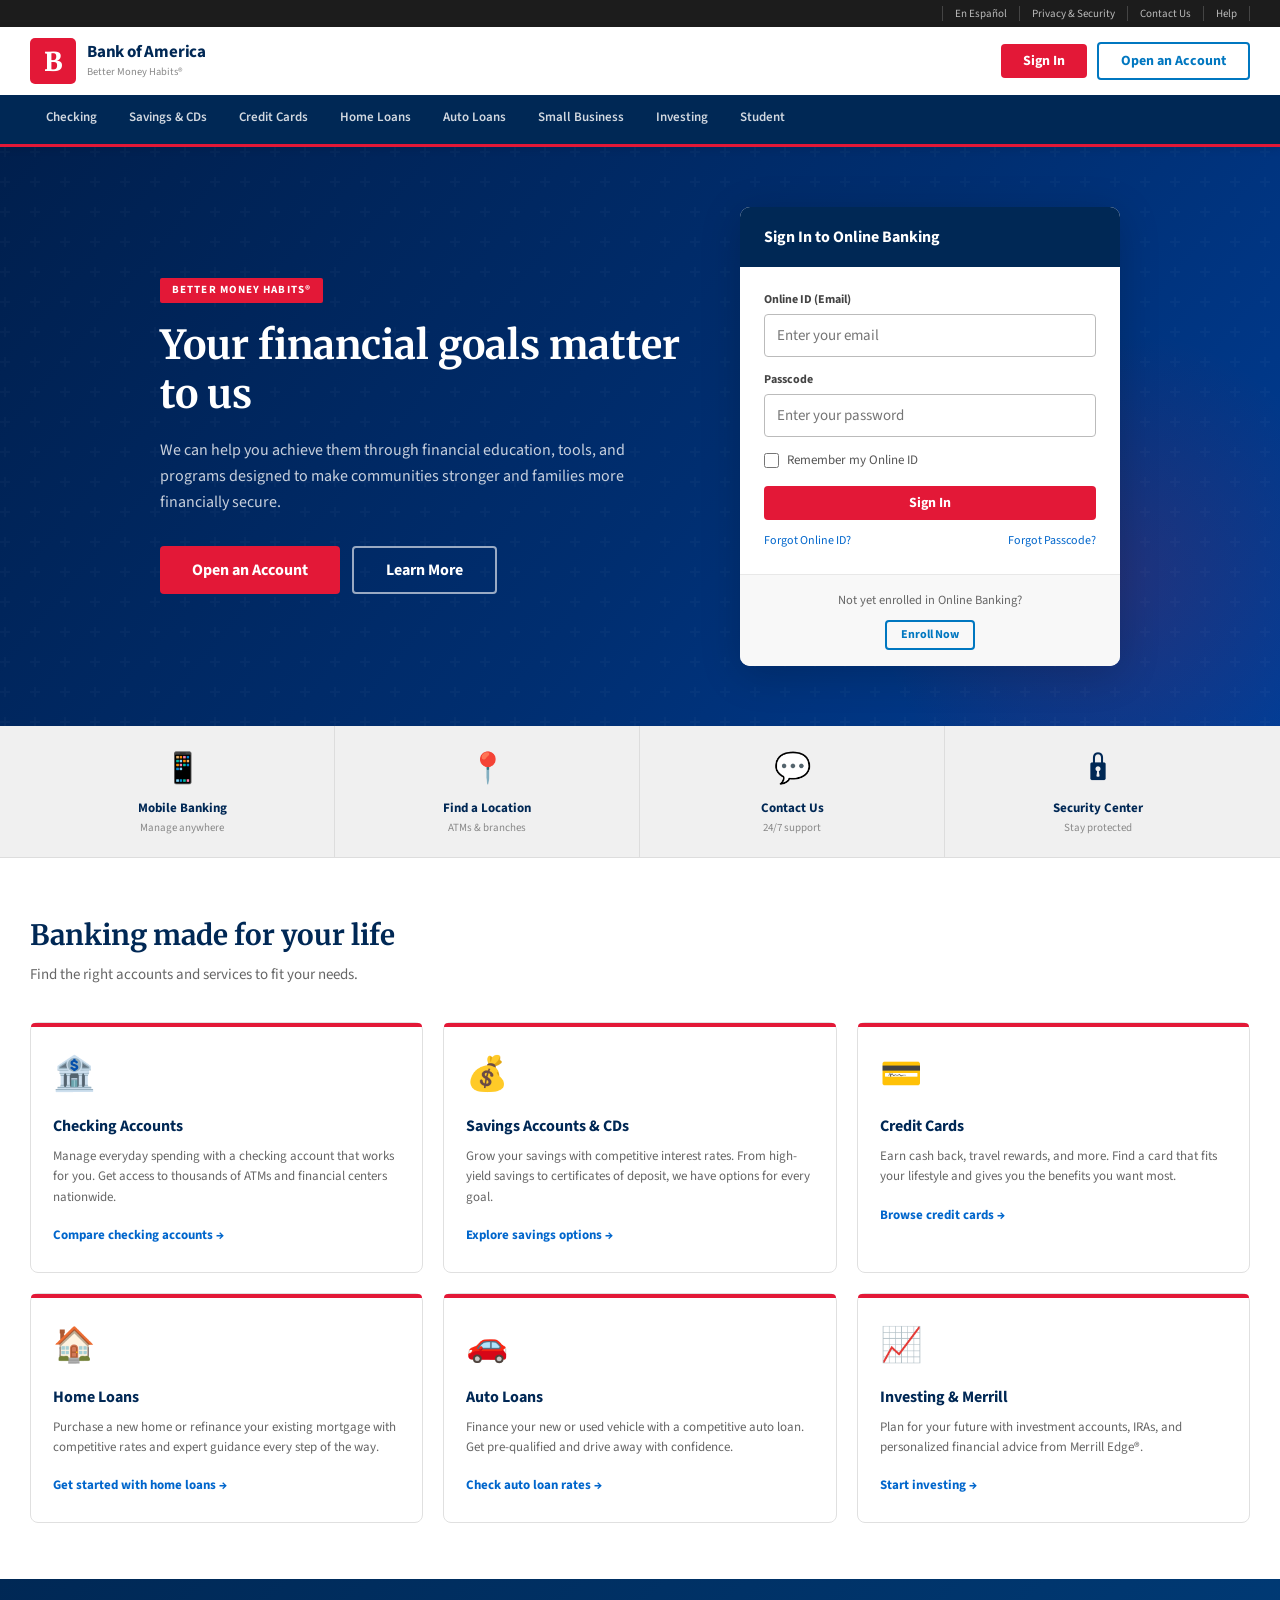
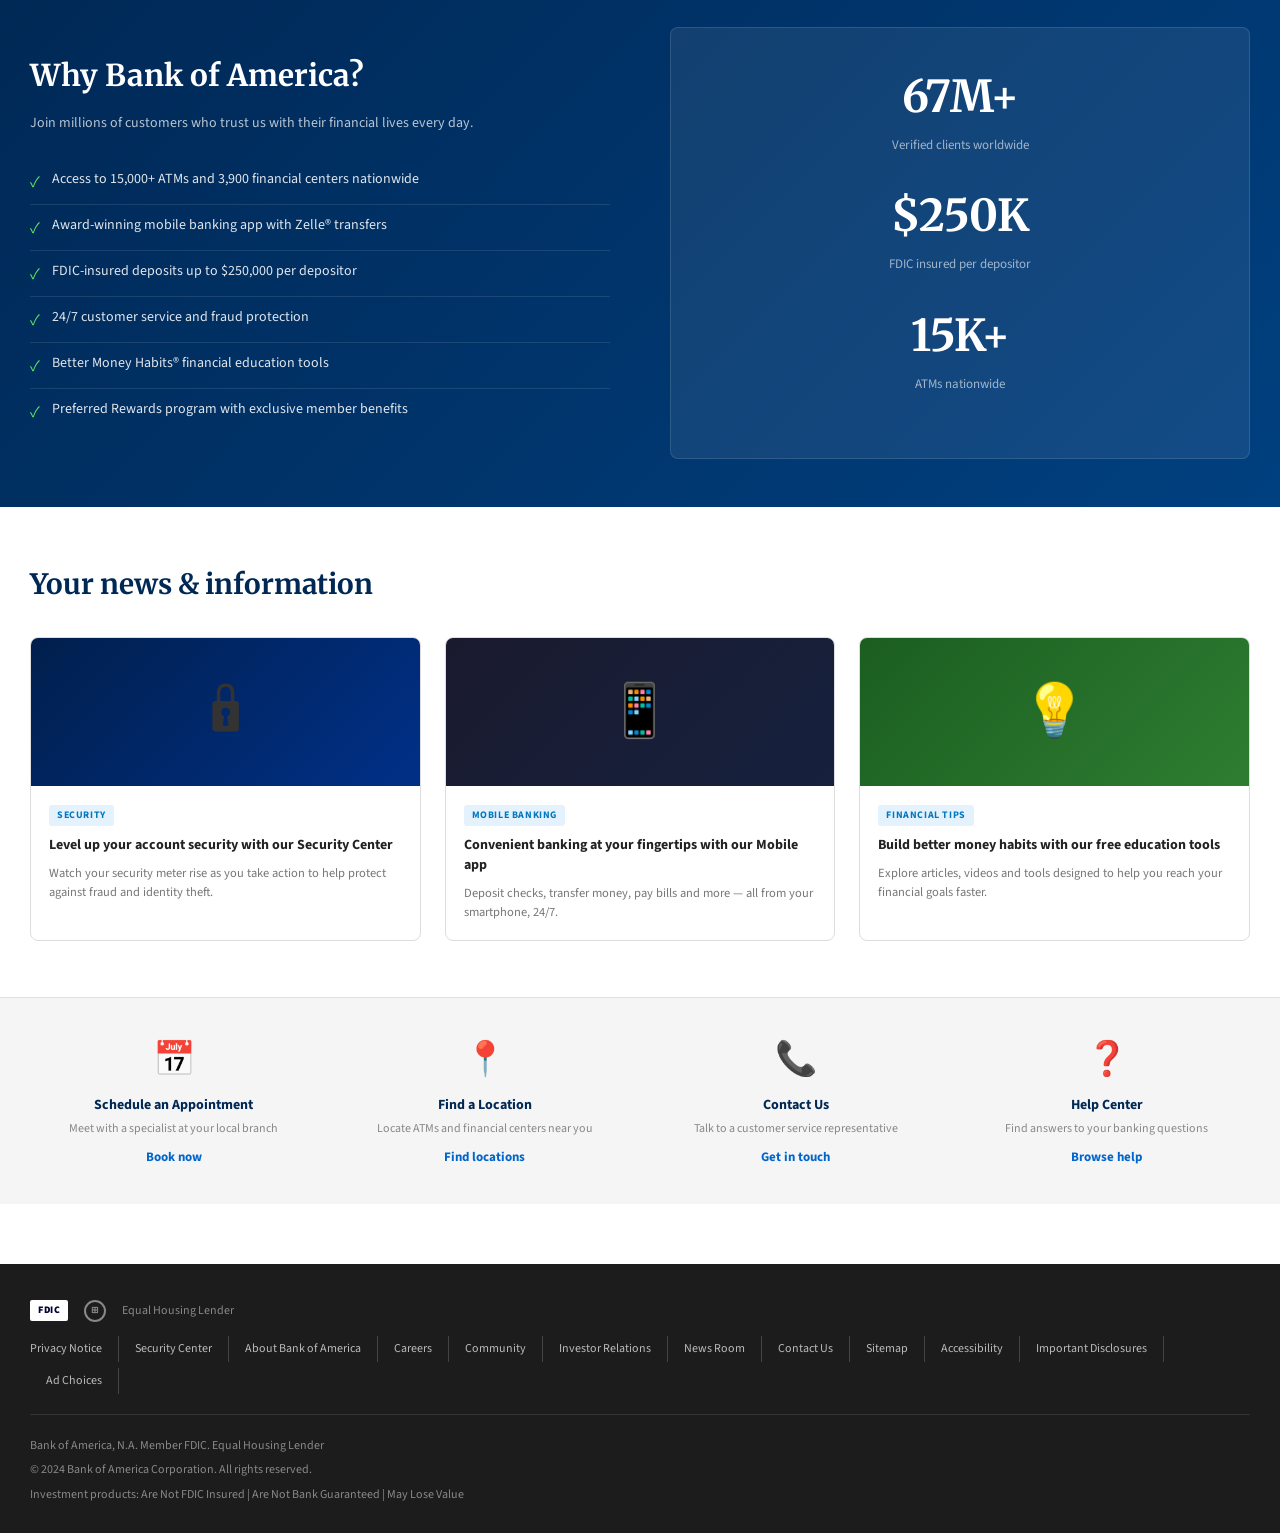
<file: index.html>
<!DOCTYPE html>
<html lang="en">
<head>
  <meta charset="UTF-8">
  <meta name="viewport" content="width=device-width, initial-scale=1.0">
  <title>Bank of America - Banking, Credit Cards, Loans and Merrill Investing</title>
  <link rel="stylesheet" href="css/style.css">
  <style>
    /* ── Hero ─────────────────────────────────────────────── */
    .hero {
      background: linear-gradient(130deg, #001f4d 0%, #002e70 55%, #003d96 100%);
      min-height: 440px;
      display: flex;
      align-items: center;
      position: relative;
      overflow: hidden;
    }
    .hero::before {
      content: '';
      position: absolute; inset: 0;
      background: url("data:image/svg+xml,%3Csvg width='60' height='60' viewBox='0 0 60 60' xmlns='http://www.w3.org/2000/svg'%3E%3Cg fill='none' fill-rule='evenodd'%3E%3Cg fill='%23ffffff' fill-opacity='0.025'%3E%3Cpath d='M36 34v-4h-2v4h-4v2h4v4h2v-4h4v-2h-4zm0-30V0h-2v4h-4v2h4v4h2V6h4V4h-4zM6 34v-4H4v4H0v2h4v4h2v-4h4v-2H6zM6 4V0H4v4H0v2h4v4h2V6h4V4H6z'/%3E%3C/g%3E%3C/g%3E%3C/svg%3E");
    }
    .hero::after {
      content: '';
      position: absolute;
      bottom: -100px; right: -80px;
      width: 500px; height: 500px;
      border-radius: 50%;
      background: radial-gradient(circle, rgba(227,24,55,0.15) 0%, transparent 70%);
    }
    .hero-inner {
      width: 100%;
      display: grid;
      grid-template-columns: 1fr 380px;
      gap: 60px;
      align-items: center;
      position: relative;
      z-index: 2;
      padding: 60px 0;
    }
    .hero-content { animation: fadeUp 0.6s ease both; }
    .hero-eyebrow {
      display: inline-block;
      background: var(--red);
      color: #fff;
      font-size: 11px;
      font-weight: 700;
      letter-spacing: 0.1em;
      text-transform: uppercase;
      padding: 4px 12px;
      border-radius: 2px;
      margin-bottom: 18px;
    }
    .hero-title {
      font-family: var(--font-serif);
      font-size: 40px;
      font-weight: 700;
      color: #fff;
      line-height: 1.22;
      margin-bottom: 18px;
      max-width: 520px;
    }
    .hero-sub {
      font-size: 16px;
      color: rgba(255,255,255,0.78);
      line-height: 1.65;
      margin-bottom: 30px;
      max-width: 480px;
    }
    .hero-btns { display: flex; gap: 12px; flex-wrap: wrap; }

    /* Login widget */
    .hero-login {
      background: #fff;
      border-radius: 10px;
      overflow: hidden;
      box-shadow: var(--shadow-lg);
      animation: fadeUp 0.6s 0.1s ease both;
    }
    .hero-login-head {
      background: var(--navy);
      color: #fff;
      padding: 18px 24px;
      font-size: 16px;
      font-weight: 700;
    }
    .hero-login-body { padding: 24px; }
    .login-field { margin-bottom: 14px; }
    .login-field label {
      display: block;
      font-size: 12px;
      font-weight: 700;
      color: #444;
      margin-bottom: 5px;
    }
    .login-field input {
      width: 100%;
      border: 1.5px solid #bbb;
      border-radius: var(--radius);
      padding: 10px 12px;
      font-size: 15px;
      font-family: var(--font-body);
      transition: border-color 0.15s;
    }
    .login-field input:focus { outline: none; border-color: var(--mid-blue); box-shadow: 0 0 0 3px rgba(0,119,192,0.18); }
    .login-remember { display: flex; align-items: center; gap: 8px; font-size: 13px; color: #555; margin-bottom: 16px; }
    .login-remember input { width: 15px; height: 15px; accent-color: var(--red); }
    .login-links { display: flex; justify-content: space-between; margin-top: 12px; font-size: 12px; }
    .login-links a { color: var(--link-blue); }
    .hero-login-foot {
      background: #f8f8f8;
      border-top: 1px solid #e8e8e8;
      padding: 16px 24px;
      text-align: center;
    }
    .hero-login-foot p { font-size: 12.5px; color: #666; margin-bottom: 10px; }
    .error-banner {
      background: #fdecea;
      border: 1px solid #ef9a9a;
      border-left: 4px solid var(--red);
      border-radius: var(--radius);
      padding: 10px 14px;
      font-size: 13px;
      color: #b71c1c;
      margin-bottom: 14px;
      display: none;
    }

    /* Quick links band */
    .quick-band { background: #f0f0f0; border-bottom: 1px solid #ddd; }
    .quick-band-inner {
      display: grid;
      grid-template-columns: repeat(4,1fr);
    }
    .quick-item {
      display: flex;
      flex-direction: column;
      align-items: center;
      padding: 20px 12px;
      border-right: 1px solid #ddd;
      text-align: center;
      color: var(--navy);
      text-decoration: none;
      transition: background 0.15s;
      cursor: pointer;
    }
    .quick-item:last-child { border-right: none; }
    .quick-item:hover { background: #e5e5e5; text-decoration: none; }
    .quick-icon { font-size: 30px; margin-bottom: 8px; }
    .quick-label { font-size: 13px; font-weight: 700; }
    .quick-sub { font-size: 11px; color: #888; margin-top: 2px; }

    /* Products section */
    .section { padding: 56px 0; }
    .section-title {
      font-family: var(--font-serif);
      font-size: 28px;
      font-weight: 700;
      color: var(--navy);
      margin-bottom: 8px;
    }
    .section-sub { font-size: 15px; color: #666; margin-bottom: 36px; }

    .products-grid {
      display: grid;
      grid-template-columns: repeat(3,1fr);
      gap: 20px;
    }
    .product-card {
      background: #fff;
      border: 1px solid #e0e0e0;
      border-radius: var(--radius-lg);
      padding: 26px 22px;
      position: relative;
      transition: box-shadow 0.2s, transform 0.2s;
      cursor: default;
    }
    .product-card::before {
      content: '';
      position: absolute;
      top: 0; left: 0; right: 0;
      height: 4px;
      background: var(--red);
      border-radius: var(--radius-lg) var(--radius-lg) 0 0;
    }
    .product-card:hover { box-shadow: var(--shadow-md); transform: translateY(-3px); }
    .product-icon { font-size: 34px; margin-bottom: 14px; }
    .product-name { font-size: 16px; font-weight: 700; color: var(--navy); margin-bottom: 8px; }
    .product-desc { font-size: 13px; color: #666; line-height: 1.55; margin-bottom: 18px; }
    .product-link { font-size: 13px; font-weight: 700; color: var(--link-blue); }
    .product-link:hover { text-decoration: underline; }

    /* Rates banner */
    .rates-banner {
      background: linear-gradient(135deg, var(--navy) 0%, #004080 100%);
      color: #fff;
      padding: 48px 0;
    }
    .rates-inner {
      display: grid;
      grid-template-columns: 1fr 1fr;
      gap: 60px;
      align-items: center;
    }
    .rates-title {
      font-family: var(--font-serif);
      font-size: 30px;
      font-weight: 700;
      margin-bottom: 14px;
    }
    .rates-sub { font-size: 14px; color: rgba(255,255,255,0.72); line-height: 1.65; margin-bottom: 24px; }
    .benefits-list { list-style: none; }
    .benefits-list li {
      display: flex;
      gap: 12px;
      padding: 10px 0;
      border-bottom: 1px solid rgba(255,255,255,0.1);
      font-size: 14px;
      color: rgba(255,255,255,0.88);
      align-items: flex-start;
    }
    .benefits-list li:last-child { border-bottom: none; }
    .check-icon { color: #5de85d; font-size: 16px; margin-top: 1px; flex-shrink: 0; }
    .stats-box {
      background: rgba(255,255,255,0.07);
      border-radius: var(--radius-lg);
      padding: 36px 28px;
      text-align: center;
      border: 1px solid rgba(255,255,255,0.12);
    }
    .stat-num { font-size: 44px; font-weight: 700; margin-bottom: 6px; font-family: var(--font-serif); }
    .stat-label { font-size: 13px; color: rgba(255,255,255,0.6); margin-bottom: 28px; }

    /* News */
    .news-grid { display: grid; grid-template-columns: repeat(3,1fr); gap: 24px; margin-top: 32px; }
    .news-card {
      border: 1px solid #ddd;
      border-radius: var(--radius-lg);
      overflow: hidden;
      background: #fff;
      transition: box-shadow 0.2s;
      cursor: default;
    }
    .news-card:hover { box-shadow: var(--shadow-md); }
    .news-thumb {
      height: 148px;
      display: flex; align-items: center; justify-content: center;
      font-size: 52px;
    }
    .news-thumb-1 { background: linear-gradient(135deg,#001f4d,#003087); }
    .news-thumb-2 { background: linear-gradient(135deg,#1a1a2e,#16213e); }
    .news-thumb-3 { background: linear-gradient(135deg,#1b5e20,#2e7d32); }
    .news-body { padding: 18px; }
    .news-tag {
      display: inline-block;
      background: #e3f2fd;
      color: var(--mid-blue);
      font-size: 10px;
      font-weight: 700;
      text-transform: uppercase;
      letter-spacing: 0.06em;
      padding: 3px 8px;
      border-radius: 3px;
      margin-bottom: 10px;
    }
    .news-title { font-size: 14px; font-weight: 700; color: #222; line-height: 1.4; margin-bottom: 8px; }
    .news-desc { font-size: 12.5px; color: #777; line-height: 1.55; }

    /* Connect strip */
    .connect-strip { background: #f5f5f5; border-top: 1px solid #e0e0e0; padding: 36px 0; }
    .connect-grid { display: grid; grid-template-columns: repeat(4,1fr); gap: 24px; text-align: center; }
    .connect-icon { font-size: 34px; margin-bottom: 10px; }
    .connect-title { font-size: 14px; font-weight: 700; color: var(--navy); margin-bottom: 4px; }
    .connect-sub { font-size: 12px; color: #888; }
    .connect-link { display: block; margin-top: 10px; font-size: 13px; font-weight: 700; color: var(--link-blue); }

    @media (max-width: 900px) {
      .hero-inner { grid-template-columns: 1fr; }
      .hero-login { display: none; }
      .products-grid { grid-template-columns: 1fr 1fr; }
      .news-grid, .connect-grid, .quick-band-inner { grid-template-columns: 1fr 1fr; }
      .rates-inner { grid-template-columns: 1fr; }
    }
    @media (max-width: 580px) {
      .products-grid, .news-grid, .connect-grid, .quick-band-inner { grid-template-columns: 1fr; }
      .hero-title { font-size: 28px; }
    }
  </style>
</head>
<body>

<div id="page-header"></div>

<!-- ── HERO ──────────────────────────────────────────────── -->
<section class="hero">
  <div class="container">
    <div class="hero-inner">
      <div class="hero-content">
        <span class="hero-eyebrow">Better Money Habits®</span>
        <h1 class="hero-title">Your financial goals matter to us</h1>
        <p class="hero-sub">We can help you achieve them through financial education, tools, and programs designed to make communities stronger and families more financially secure.</p>
        <div class="hero-btns">
          <a href="#" class="btn btn-red btn-lg">Open an Account</a>
          <a href="#" class="btn btn-outline-white btn-lg">Learn More</a>
        </div>
      </div>

      <!-- Inline login widget -->
      <div class="hero-login">
        <div class="hero-login-head">Sign In to Online Banking</div>
        <div class="hero-login-body">
          <div class="error-banner" id="hero-error">The information entered doesn't match our records. Please try again.</div>
          <div class="login-field">
            <label>Online ID (Email)</label>
            <input type="email" id="hero-email" placeholder="Enter your email" autocomplete="email">
          </div>
          <div class="login-field">
            <label>Passcode</label>
            <input type="password" id="hero-pass" placeholder="Enter your password" autocomplete="current-password">
          </div>
          <div class="login-remember">
            <input type="checkbox" id="hero-remember">
            <label for="hero-remember">Remember my Online ID</label>
          </div>
          <button class="btn btn-red btn-full" onclick="heroLogin()">Sign In</button>
          <div class="login-links">
            <a href="#">Forgot Online ID?</a>
            <a href="#">Forgot Passcode?</a>
          </div>
        </div>
        <div class="hero-login-foot">
          <p>Not yet enrolled in Online Banking?</p>
          <a href="#" class="btn btn-outline-blue btn-sm" style="display:inline-flex;">Enroll Now</a>
        </div>
      </div>
    </div>
  </div>
</section>

<!-- ── QUICK LINKS ─────────────────────────────────────────── -->
<div class="quick-band">
  <div class="container">
    <div class="quick-band-inner">
      <div class="quick-item"><div class="quick-icon">📱</div><div class="quick-label">Mobile Banking</div><div class="quick-sub">Manage anywhere</div></div>
      <div class="quick-item"><div class="quick-icon">📍</div><div class="quick-label">Find a Location</div><div class="quick-sub">ATMs & branches</div></div>
      <div class="quick-item"><div class="quick-icon">💬</div><div class="quick-label">Contact Us</div><div class="quick-sub">24/7 support</div></div>
      <div class="quick-item"><div class="quick-icon">🔒</div><div class="quick-label">Security Center</div><div class="quick-sub">Stay protected</div></div>
    </div>
  </div>
</div>

<!-- ── PRODUCTS ───────────────────────────────────────────── -->
<section class="section">
  <div class="container">
    <h2 class="section-title">Banking made for your life</h2>
    <p class="section-sub">Find the right accounts and services to fit your needs.</p>
    <div class="products-grid">
      <div class="product-card anim-fade-up">
        <div class="product-icon">🏦</div>
        <div class="product-name">Checking Accounts</div>
        <div class="product-desc">Manage everyday spending with a checking account that works for you. Get access to thousands of ATMs and financial centers nationwide.</div>
        <a href="#" class="product-link">Compare checking accounts →</a>
      </div>
      <div class="product-card anim-fade-up anim-delay-1">
        <div class="product-icon">💰</div>
        <div class="product-name">Savings Accounts &amp; CDs</div>
        <div class="product-desc">Grow your savings with competitive interest rates. From high-yield savings to certificates of deposit, we have options for every goal.</div>
        <a href="#" class="product-link">Explore savings options →</a>
      </div>
      <div class="product-card anim-fade-up anim-delay-2">
        <div class="product-icon">💳</div>
        <div class="product-name">Credit Cards</div>
        <div class="product-desc">Earn cash back, travel rewards, and more. Find a card that fits your lifestyle and gives you the benefits you want most.</div>
        <a href="#" class="product-link">Browse credit cards →</a>
      </div>
      <div class="product-card anim-fade-up anim-delay-3">
        <div class="product-icon">🏠</div>
        <div class="product-name">Home Loans</div>
        <div class="product-desc">Purchase a new home or refinance your existing mortgage with competitive rates and expert guidance every step of the way.</div>
        <a href="#" class="product-link">Get started with home loans →</a>
      </div>
      <div class="product-card anim-fade-up anim-delay-4">
        <div class="product-icon">🚗</div>
        <div class="product-name">Auto Loans</div>
        <div class="product-desc">Finance your new or used vehicle with a competitive auto loan. Get pre-qualified and drive away with confidence.</div>
        <a href="#" class="product-link">Check auto loan rates →</a>
      </div>
      <div class="product-card anim-fade-up anim-delay-5">
        <div class="product-icon">📈</div>
        <div class="product-name">Investing &amp; Merrill</div>
        <div class="product-desc">Plan for your future with investment accounts, IRAs, and personalized financial advice from Merrill Edge®.</div>
        <a href="#" class="product-link">Start investing →</a>
      </div>
    </div>
  </div>
</section>

<!-- ── BENEFITS ───────────────────────────────────────────── -->
<section class="rates-banner">
  <div class="container">
    <div class="rates-inner">
      <div>
        <h2 class="rates-title">Why Bank of America?</h2>
        <p class="rates-sub">Join millions of customers who trust us with their financial lives every day.</p>
        <ul class="benefits-list">
          <li><span class="check-icon">✓</span> Access to 15,000+ ATMs and 3,900 financial centers nationwide</li>
          <li><span class="check-icon">✓</span> Award-winning mobile banking app with Zelle® transfers</li>
          <li><span class="check-icon">✓</span> FDIC-insured deposits up to $250,000 per depositor</li>
          <li><span class="check-icon">✓</span> 24/7 customer service and fraud protection</li>
          <li><span class="check-icon">✓</span> Better Money Habits® financial education tools</li>
          <li><span class="check-icon">✓</span> Preferred Rewards program with exclusive member benefits</li>
        </ul>
      </div>
      <div class="stats-box">
        <div class="stat-num">67M+</div><div class="stat-label">Verified clients worldwide</div>
        <div class="stat-num">$250K</div><div class="stat-label">FDIC insured per depositor</div>
        <div class="stat-num">15K+</div><div class="stat-label">ATMs nationwide</div>
      </div>
    </div>
  </div>
</section>

<!-- ── NEWS ───────────────────────────────────────────────── -->
<section class="section">
  <div class="container">
    <h2 class="section-title">Your news &amp; information</h2>
    <div class="news-grid">
      <div class="news-card">
        <div class="news-thumb news-thumb-1">🔒</div>
        <div class="news-body">
          <span class="news-tag">Security</span>
          <div class="news-title">Level up your account security with our Security Center</div>
          <div class="news-desc">Watch your security meter rise as you take action to help protect against fraud and identity theft.</div>
        </div>
      </div>
      <div class="news-card">
        <div class="news-thumb news-thumb-2">📱</div>
        <div class="news-body">
          <span class="news-tag">Mobile Banking</span>
          <div class="news-title">Convenient banking at your fingertips with our Mobile app</div>
          <div class="news-desc">Deposit checks, transfer money, pay bills and more — all from your smartphone, 24/7.</div>
        </div>
      </div>
      <div class="news-card">
        <div class="news-thumb news-thumb-3">💡</div>
        <div class="news-body">
          <span class="news-tag">Financial Tips</span>
          <div class="news-title">Build better money habits with our free education tools</div>
          <div class="news-desc">Explore articles, videos and tools designed to help you reach your financial goals faster.</div>
        </div>
      </div>
    </div>
  </div>
</section>

<!-- ── CONNECT ─────────────────────────────────────────────── -->
<section class="connect-strip">
  <div class="container">
    <div class="connect-grid">
      <div><div class="connect-icon">📅</div><div class="connect-title">Schedule an Appointment</div><div class="connect-sub">Meet with a specialist at your local branch</div><a href="#" class="connect-link">Book now</a></div>
      <div><div class="connect-icon">📍</div><div class="connect-title">Find a Location</div><div class="connect-sub">Locate ATMs and financial centers near you</div><a href="#" class="connect-link">Find locations</a></div>
      <div><div class="connect-icon">📞</div><div class="connect-title">Contact Us</div><div class="connect-sub">Talk to a customer service representative</div><a href="#" class="connect-link">Get in touch</a></div>
      <div><div class="connect-icon">❓</div><div class="connect-title">Help Center</div><div class="connect-sub">Find answers to your banking questions</div><a href="#" class="connect-link">Browse help</a></div>
    </div>
  </div>
</section>

<div id="page-footer"></div>

<script src="js/shared.js"></script>
<script>
  document.getElementById('page-header').innerHTML = renderPublicHeader();
  document.getElementById('page-footer').innerHTML = renderFooter();

  // Redirect if already logged in
  const u = Auth.user();
  if (u) {
    document.querySelector('.hero-login').innerHTML = `
      <div class="hero-login-head">Welcome back, ${u.name.split(' ')[0]}!</div>
      <div class="hero-login-body" style="text-align:center;padding:30px 24px;">
        <div style="font-size:48px;margin-bottom:14px;">👋</div>
        <p style="margin-bottom:18px;color:#555;">You are currently signed in.</p>
        <a href="${u.role==='admin'?'admin-dashboard.html':'dashboard.html'}" class="btn btn-red btn-full">Go to My Dashboard</a>
        <button onclick="handleLogout()" style="margin-top:10px;background:none;border:none;color:var(--link-blue);cursor:pointer;font-size:13px;width:100%;">Sign Out</button>
      </div>`;
  }

  function heroLogin() {
    const email = document.getElementById('hero-email').value.trim();
    const pass  = document.getElementById('hero-pass').value;
    const errEl = document.getElementById('hero-error');
    errEl.style.display = 'none';

    const user = DB.getUserByEmail(email);
    if (!user || user.password !== pass) {
      errEl.style.display = 'block';
      return;
    }
    if (!user.isActive && user.role !== 'admin') {
      errEl.textContent = 'Your account has been deactivated. Please contact support.';
      errEl.style.display = 'block';
      return;
    }
    Auth.login(user);
    window.location.href = user.role === 'admin' ? 'admin-dashboard.html' : 'dashboard.html';
  }

  // Enter key login
  ['hero-email','hero-pass'].forEach(id => {
    document.getElementById(id).addEventListener('keydown', e => { if (e.key === 'Enter') heroLogin(); });
  });
</script>
</body>
</html>
</file>
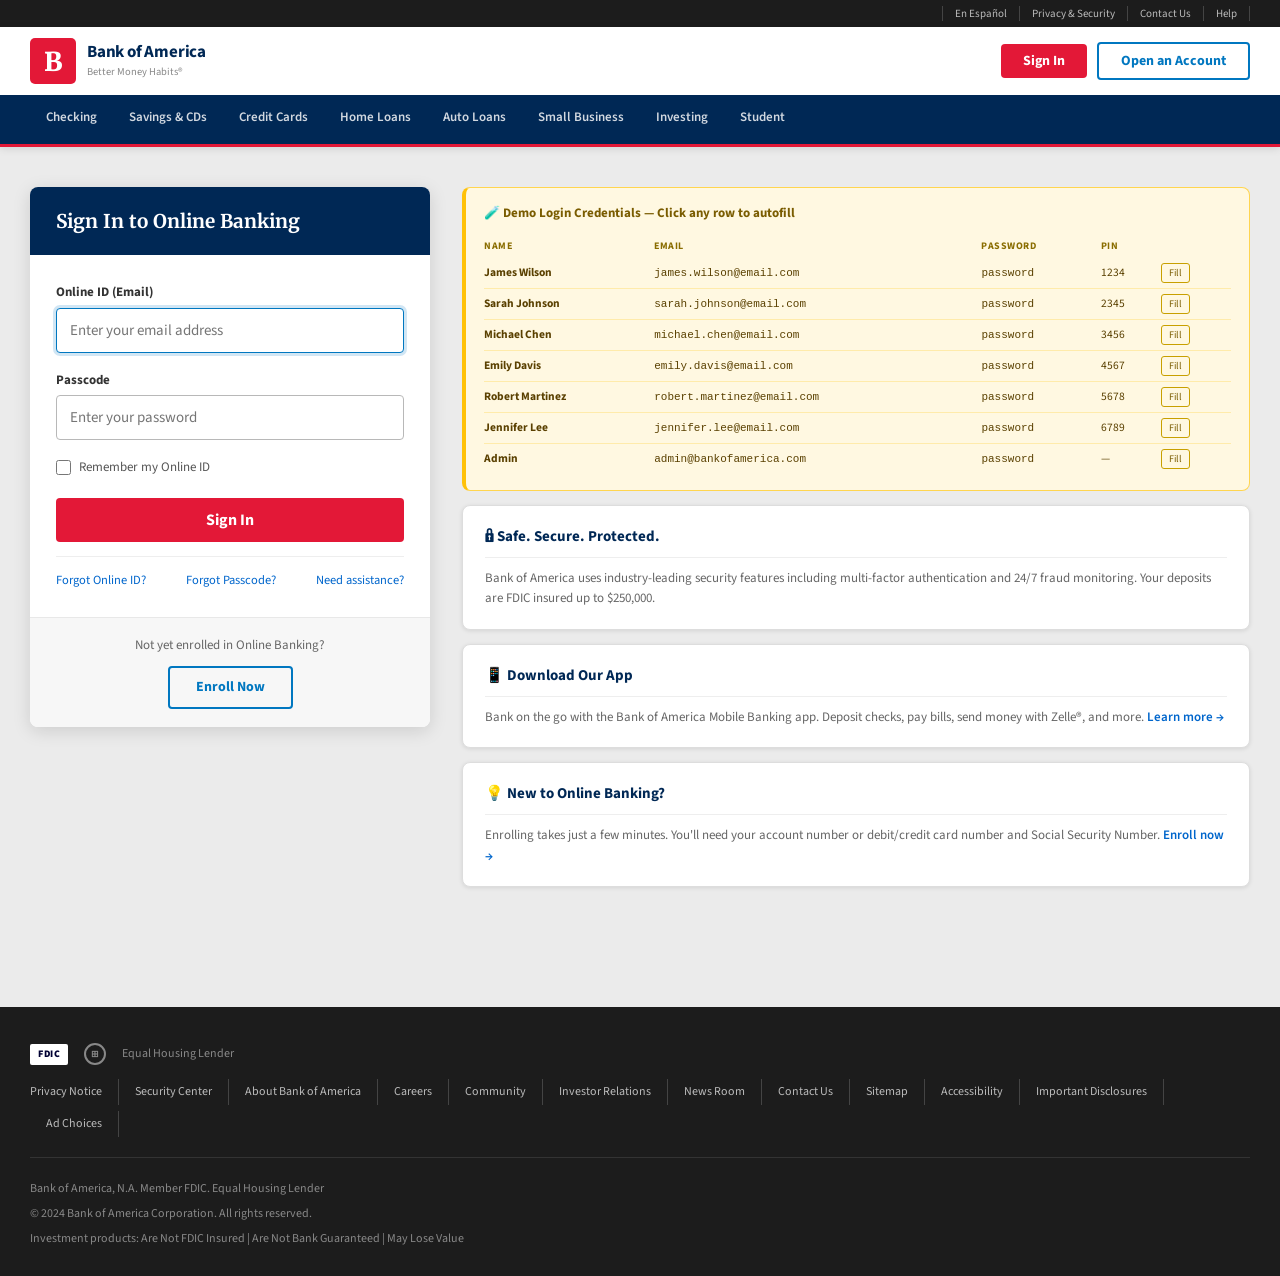
<file: activity.html>
<!DOCTYPE html>
<html lang="en">
<head>
  <meta charset="UTF-8">
  <meta name="viewport" content="width=device-width, initial-scale=1.0">
  <title>Account Activity | Bank of America Online Banking</title>
  <link rel="stylesheet" href="css/style.css">
  <style>
    body { background: #ebebeb; }
    .bank-header { background: var(--navy); color: #fff; position: sticky; top: 0; z-index: 200; box-shadow: 0 2px 10px rgba(0,0,0,0.3); }
    .bh-top { background: #111; padding: 4px 0; font-size: 11px; color: #aaa; }
    .bh-top .container { display: flex; justify-content: space-between; align-items: center; }
    .bh-top a { color: #bbb; font-size: 11px; padding: 0 10px; border-right: 1px solid #333; }
    .bh-main .container { display: flex; align-items: center; justify-content: space-between; height: 58px; }
    .bh-logo { display: flex; align-items: center; gap: 10px; text-decoration: none !important; }
    .bh-logo-box { background: var(--red); width: 36px; height: 36px; border-radius: 4px; display: flex; align-items: center; justify-content: center; font-size: 20px; font-weight: 900; color: #fff; font-family: var(--font-serif); }
    .bh-logo-text { color: #fff; line-height: 1.2; }
    .bh-logo-text strong { display: block; font-size: 15px; font-weight: 700; }
    .bh-logo-text span { font-size: 10px; color: rgba(255,255,255,0.55); }
    .bh-user { display: flex; align-items: center; gap: 14px; }
    .bh-user span { font-size: 13px; color: rgba(255,255,255,0.85); }
    .btn-so { background: var(--red); color: #fff; border: none; padding: 6px 14px; border-radius: 3px; font-size: 12px; font-weight: 700; cursor: pointer; font-family: var(--font-body); }
    .bh-nav { background: #002040; border-top: 1px solid rgba(255,255,255,0.08); }
    .bh-nav .container { display: flex; }
    .bh-nav a { color: rgba(255,255,255,0.78); font-size: 13px; font-weight: 600; padding: 11px 16px; display: block; border-bottom: 3px solid transparent; transition: all 0.14s; text-decoration: none !important; }
    .bh-nav a:hover, .bh-nav a.active { color: #fff; background: rgba(255,255,255,0.07); border-bottom-color: var(--red); }
    .content { padding: 24px 0 60px; }
    .acct-header-bar { background: #fff; border: 1px solid #ddd; border-radius: var(--radius-lg); padding: 16px 20px; margin-bottom: 16px; display: flex; justify-content: space-between; align-items: center; animation: fadeUp 0.35s ease both; box-shadow: var(--shadow-sm); }
    .ah-left h2 { font-size: 18px; font-weight: 700; color: var(--navy); margin: 0 0 3px; }
    .ah-left p { font-size: 13px; color: #aaa; margin: 0; }
    .ah-right { text-align: right; }
    .acct-badge { display: inline-block; background: var(--navy); color: #fff; padding: 4px 14px; border-radius: 12px; font-size: 11px; font-weight: 700; margin-bottom: 5px; }
    .ah-bal { font-size: 13px; color: #555; }
    .ah-bal strong { color: var(--navy); font-size: 15px; }
    .filter-bar { background: #fff; border: 1px solid #ddd; border-radius: var(--radius-lg); padding: 14px 16px; margin-bottom: 16px; display: flex; align-items: center; gap: 12px; flex-wrap: wrap; animation: fadeUp 0.35s 0.05s ease both; box-shadow: var(--shadow-sm); }
    .filter-bar label { font-size: 12px; font-weight: 700; color: #555; }
    .filter-bar select { border: 1px solid #ccc; border-radius: var(--radius); padding: 7px 10px; font-size: 13px; color: #333; font-family: var(--font-body); }
    .filter-btn { background: var(--mid-blue); color: #fff; border: none; padding: 7px 18px; border-radius: var(--radius); font-size: 13px; font-weight: 700; cursor: pointer; font-family: var(--font-body); }
    .tx-container { background: #fff; border: 1px solid #ddd; border-radius: var(--radius-lg); overflow: hidden; box-shadow: var(--shadow-sm); animation: fadeUp 0.35s 0.10s ease both; }
    .tx-table { width: 100%; border-collapse: collapse; }
    .tx-table thead { background: #f7f7f7; }
    .tx-table th { text-align: left; padding: 10px 14px; font-size: 10px; text-transform: uppercase; letter-spacing: 0.06em; color: #aaa; font-weight: 700; border-bottom: 2px solid #eee; white-space: nowrap; }
    .tx-table td { padding: 12px 14px; border-bottom: 1px solid #f5f5f5; font-size: 13px; vertical-align: middle; }
    .tx-table tr:hover td { background: #f8fbff; }
    .tx-icon { width: 36px; height: 36px; border-radius: 50%; display: flex; align-items: center; justify-content: center; font-size: 15px; }
    .tx-credit-bg { background: #e8f5e9; }
    .tx-debit-bg { background: #fdecea; }
    .tx-desc { font-weight: 600; color: #222; line-height: 1.3; }
    .tx-sub { font-size: 11px; color: #bbb; margin-top: 2px; }
    .cat-chip { display: inline-block; background: #eef2ff; color: #4338ca; padding: 2px 8px; border-radius: 8px; font-size: 10px; text-transform: capitalize; }
    .ref-mono { font-family: monospace; font-size: 10.5px; background: #f5f5f5; padding: 2px 6px; border-radius: 3px; color: #777; }
    .status-done { color: #2e7d32; font-size: 11px; font-weight: 700; }
    .status-pend { color: #bf8c00; font-size: 11px; font-weight: 700; }
    .tx-amount { text-align: right; font-weight: 700; white-space: nowrap; }
    .tx-bal-col { text-align: right; font-size: 11px; color: #aaa; white-space: nowrap; }
    .empty-state { padding: 60px; text-align: center; }
    .pagination-bar { display: flex; justify-content: space-between; align-items: center; padding: 14px 16px; background: #f9f9f9; border-top: 1px solid #eee; font-size: 12px; color: #777; }
    .page-btns { display: flex; gap: 4px; }
    .page-btn { border: 1px solid #ccc; border-radius: 3px; padding: 4px 10px; font-size: 12px; cursor: pointer; background: #fff; color: #555; font-family: var(--font-body); }
    .page-btn.active { background: var(--navy); color: #fff; border-color: var(--navy); }
    .page-btn:hover:not(.active) { background: #f0f0f0; }
    @media(max-width:760px){ .tx-table th:nth-child(4),.tx-table td:nth-child(4),.tx-table th:nth-child(5),.tx-table td:nth-child(5),.tx-table th:nth-child(8),.tx-table td:nth-child(8){display:none;} }
  </style>
</head>
<body>
<div class="bank-header">
  <div class="bh-top"><div class="container"><span>Online Banking</span><div><a href="#">Help</a><a href="#">Security Center</a><a href="#">Contact</a></div></div></div>
  <div class="bh-main"><div class="container">
    <a href="dashboard.html" class="bh-logo"><div class="bh-logo-box">B</div><div class="bh-logo-text"><strong>Bank of America</strong><span>Online Banking</span></div></a>
    <div class="bh-user"><span id="welcome-msg"></span><button class="btn-so" onclick="handleLogout()">Sign Out</button></div>
  </div></div>
  <div class="bh-nav"><div class="container">
    <a href="dashboard.html">Accounts</a><a href="transfer.html">Transfer &amp; Pay</a>
    <a href="activity.html" class="active">Activity</a><a href="dashboard.html#security-section">Security</a><a href="#">Messages</a>
  </div></div>
</div>

<main class="content">
  <div class="container">
    <div class="acct-header-bar">
      <div class="ah-left"><h2>Account Activity</h2><p id="acct-subtitle">—</p></div>
      <div class="ah-right"><div class="acct-badge" id="acct-badge">—</div><div class="ah-bal">Balance: <strong id="acct-bal">—</strong></div></div>
    </div>
    <div class="filter-bar">
      <label>Filter:</label>
      <select id="filter-type" onchange="renderTable()">
        <option value="all">All Transactions</option>
        <option value="credit">Credits Only</option>
        <option value="debit">Debits Only</option>
      </select>
      <label>Category:</label>
      <select id="filter-cat" onchange="renderTable()">
        <option value="all">All Categories</option>
        <option value="payroll">Payroll</option><option value="transfer">Transfer</option>
        <option value="groceries">Groceries</option><option value="dining">Dining</option>
        <option value="shopping">Shopping</option><option value="utilities">Utilities</option>
        <option value="healthcare">Healthcare</option><option value="travel">Travel</option>
        <option value="gas">Gas</option><option value="atm">ATM</option>
        <option value="subscription">Subscription</option>
      </select>
      <button class="filter-btn" onclick="renderTable()">Apply</button>
    </div>
    <div class="tx-container">
      <table class="tx-table">
        <thead><tr>
          <th style="width:50px;"></th><th>Description</th><th>Category</th>
          <th>Reference #</th><th>Date</th><th>Status</th>
          <th style="text-align:right;">Amount</th><th style="text-align:right;">Balance After</th>
        </tr></thead>
        <tbody id="tx-tbody"></tbody>
      </table>
      <div id="empty-state" class="empty-state" style="display:none;">
        <div style="font-size:40px;margin-bottom:12px;">📭</div>
        <div style="font-size:14px;color:#aaa;">No transactions match your filter.</div>
      </div>
      <div class="pagination-bar">
        <span id="page-info"></span>
        <div class="page-btns" id="page-btns"></div>
      </div>
    </div>
  </div>
</main>

<footer style="background:#1c1c1c;color:#aaa;font-size:12px;padding:20px;text-align:center;">
  <p>Bank of America, N.A. Member FDIC. Equal Housing Lender | © 2024 Bank of America Corporation. All rights reserved.</p>
</footer>

<script src="js/shared.js"></script>
<script>
  if (!Auth.requireCustomer()) {}
  const user = DB.fullUser();
  const authUser = Auth.user();
  document.getElementById('welcome-msg').textContent = `Welcome, ${authUser.name}`;
  document.getElementById('acct-subtitle').textContent = `${user.accountType} · ${Fmt.maskAccount(user.accountNumber)}`;
  document.getElementById('acct-badge').textContent = user.accountType;
  document.getElementById('acct-bal').textContent = Fmt.money(user.balance);

  const PAGE_SIZE = 10;
  let currentPage = 1;

  function getFiltered() {
    const type = document.getElementById('filter-type').value;
    const cat  = document.getElementById('filter-cat').value;
    return user.transactions.filter(tx => {
      if (type !== 'all' && tx.type !== type) return false;
      if (cat  !== 'all' && tx.category !== cat) return false;
      return true;
    });
  }

  function renderTable() { currentPage = 1; renderPage(); }

  function renderPage() {
    const filtered = getFiltered();
    const total = filtered.length;
    const start = (currentPage - 1) * PAGE_SIZE;
    const slice = filtered.slice(start, start + PAGE_SIZE);
    const tbody = document.getElementById('tx-tbody');
    const empty = document.getElementById('empty-state');

    if (total === 0) {
      tbody.innerHTML = '';
      empty.style.display = 'block';
      document.getElementById('page-info').textContent = 'No transactions found';
      document.getElementById('page-btns').innerHTML = '';
      return;
    }
    empty.style.display = 'none';
    document.getElementById('page-info').textContent = `Showing ${start+1}–${Math.min(start+PAGE_SIZE,total)} of ${total} transactions`;

    tbody.innerHTML = slice.map(tx => {
      const isC = tx.type === 'credit';
      const t = new Date(tx.date);
      return `<tr>
        <td><div class="tx-icon ${isC?'tx-credit-bg':'tx-debit-bg'}">${Fmt.categoryIcon(tx.category)}</div></td>
        <td><div class="tx-desc">${tx.description}</div>${tx.counterparty?`<div class="tx-sub">${tx.counterparty}</div>`:''}${tx.memo?`<div class="tx-sub" style="font-style:italic;">${tx.memo}</div>`:''}</td>
        <td><span class="cat-chip">${tx.category||'—'}</span></td>
        <td><span class="ref-mono">${tx.ref||'—'}</span></td>
        <td style="font-size:12px;color:#888;white-space:nowrap;">${Fmt.date(tx.date)}<br><span style="font-size:11px;color:#bbb;">${t.toLocaleTimeString('en-US',{hour:'numeric',minute:'2-digit'})}</span></td>
        <td><span class="${tx.status==='completed'?'status-done':'status-pend'}">${tx.status==='completed'?'✓ Completed':'⏳ Pending'}</span></td>
        <td class="tx-amount ${isC?'amt-credit':'amt-debit'}">${isC?'+':'-'}${Fmt.money(tx.amount)}</td>
        <td class="tx-bal-col">${tx.balanceAfter!=null?Fmt.money(tx.balanceAfter):'—'}</td>
      </tr>`;
    }).join('');

    const pages = Math.ceil(total / PAGE_SIZE);
    const btns = document.getElementById('page-btns');
    btns.innerHTML = '';
    for (let i = 1; i <= pages; i++) {
      const b = document.createElement('button');
      b.className = 'page-btn' + (i === currentPage ? ' active' : '');
      b.textContent = i;
      const pg = i;
      b.onclick = () => { currentPage = pg; renderPage(); };
      btns.appendChild(b);
    }
  }

  renderTable();
</script>
</body>
</html>
</file>
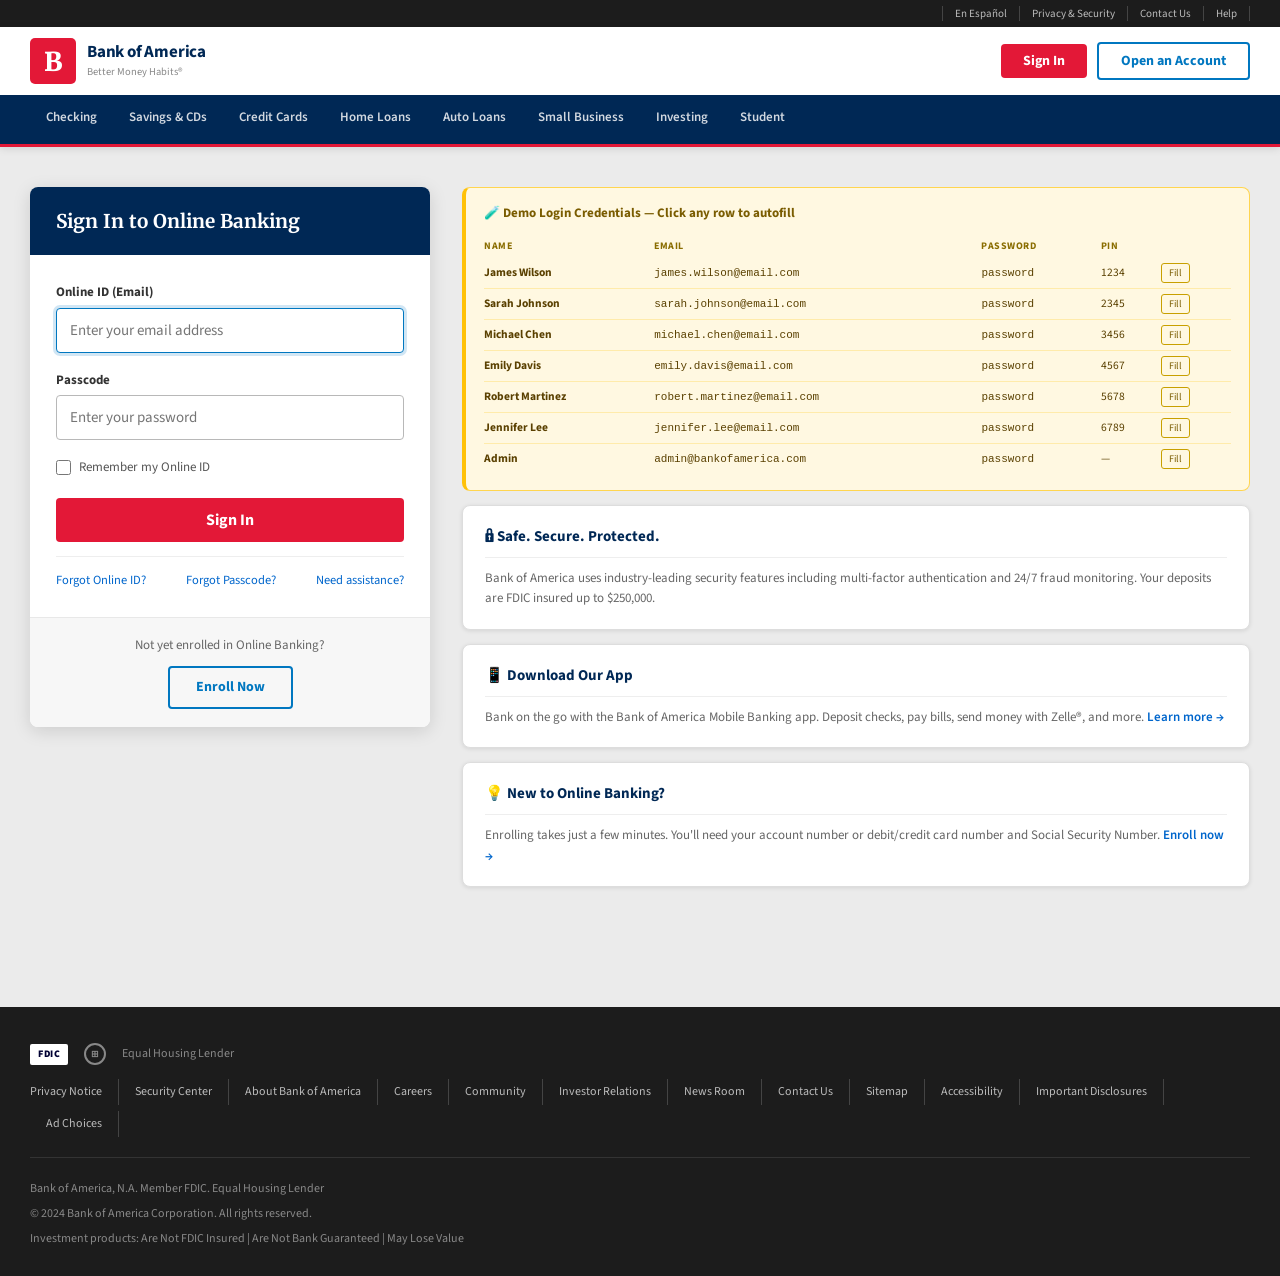
<file: admin-customers.html>
<!DOCTYPE html>
<html lang="en">
<head>
  <meta charset="UTF-8">
  <meta name="viewport" content="width=device-width, initial-scale=1.0">
  <title>Manage Customers | Bank of America Admin</title>
  <link rel="stylesheet" href="css/style.css">
  <style>
    body { background: #f0f2f5; }
    .sidebar { position:fixed;left:0;top:0;bottom:0;width:224px;background:var(--navy);z-index:100;overflow-y:auto;display:flex;flex-direction:column; }
    .sidebar-logo { display:flex;align-items:center;gap:10px;padding:18px 16px;border-bottom:1px solid rgba(255,255,255,0.1); }
    .sl-box { background:var(--red);width:32px;height:32px;border-radius:3px;display:flex;align-items:center;justify-content:center;font-size:16px;font-weight:900;color:#fff;font-family:var(--font-serif);flex-shrink:0; }
    .sl-text { color:#fff;line-height:1.2; }
    .sl-text strong { display:block;font-size:13px;font-weight:700; }
    .sl-text span { font-size:10px;color:rgba(255,255,255,0.45); }
    .sb-section { font-size:10px;text-transform:uppercase;letter-spacing:.1em;color:rgba(255,255,255,0.35);padding:16px 16px 6px;font-weight:700; }
    .sb-nav a { display:flex;align-items:center;gap:10px;padding:10px 16px;color:rgba(255,255,255,0.72);font-size:13px;border-left:3px solid transparent;transition:all .15s;text-decoration:none!important; }
    .sb-nav a:hover,.sb-nav a.active { background:rgba(255,255,255,0.08);color:#fff;border-left-color:var(--red); }
    .sb-bottom { margin-top:auto;padding:16px;border-top:1px solid rgba(255,255,255,0.1); }
    .sb-logout { width:100%;background:rgba(255,255,255,0.08);color:rgba(255,255,255,0.7);border:1px solid rgba(255,255,255,0.15);padding:8px 12px;border-radius:var(--radius);font-size:12px;cursor:pointer;font-family:var(--font-body);text-align:left;transition:all .15s; }
    .sb-logout:hover { background:rgba(255,255,255,0.16);color:#fff; }
    .main-wrap { margin-left:224px;min-height:100vh; }
    .topbar { background:#fff;border-bottom:1px solid #e0e0e0;padding:14px 24px;display:flex;align-items:center;justify-content:space-between;position:sticky;top:0;z-index:50; }
    .topbar h1 { font-size:18px;font-weight:700;color:var(--navy);margin:0; }
    .main-content { padding:24px; }

    .toolbar {
      display: flex; align-items: center; justify-content: space-between;
      margin-bottom: 16px; gap: 12px; flex-wrap: wrap;
    }
    .search-box {
      display: flex; align-items: center; gap: 8px;
      background: #fff; border: 1px solid #ddd; border-radius: var(--radius);
      padding: 7px 12px; flex: 1; max-width: 320px;
    }
    .search-box input { border: none; outline: none; font-size: 13px; font-family: var(--font-body); width: 100%; }

    .panel { background:#fff;border:1px solid #e0e0e0;border-radius:var(--radius-lg);overflow:hidden;box-shadow:var(--shadow-sm); }
    .panel-head { padding:14px 18px;border-bottom:1px solid #f0f0f0;display:flex;align-items:center;justify-content:space-between; }
    .panel-head h2 { font-size:15px;font-weight:700;color:var(--navy);margin:0; }

    .cust-table { width:100%;border-collapse:collapse; }
    .cust-table th { background:#f7f7f7;text-align:left;padding:10px 14px;font-size:10.5px;text-transform:uppercase;letter-spacing:.06em;color:#aaa;font-weight:700;border-bottom:2px solid #eee;white-space:nowrap; }
    .cust-table td { padding:12px 14px;border-bottom:1px solid #f5f5f5;font-size:13px;vertical-align:middle; }
    .cust-table tbody tr:hover td { background:#fafafa; }
    .cust-table tbody tr:last-child td { border-bottom:none; }
    .u-cell { display:flex;align-items:center;gap:10px; }
    .u-av { width:38px;height:38px;border-radius:50%;background:var(--navy);color:#fff;font-size:14px;font-weight:700;display:flex;align-items:center;justify-content:center;flex-shrink:0; }
    .u-nm { font-weight:700;color:#222;font-size:13px; }
    .u-em { font-size:11px;color:#bbb; }
    .acct-chip { font-family:monospace;font-size:11.5px;background:#f5f5f5;padding:2px 8px;border-radius:3px;color:#777; }
    .tx-count { background:#eef2ff;color:#4338ca;padding:2px 9px;border-radius:10px;font-size:11.5px;font-weight:700; }
    .tx-count.full { background:#fdecea;color:#c62828; }
    .tx-count.warn { background:#fff8e1;color:#9a7000; }
    .action-group { display:flex;gap:6px; }
    .btn-edit { background:var(--mid-blue);color:#fff;border:none;padding:5px 12px;border-radius:var(--radius);font-size:12px;font-weight:700;cursor:pointer;font-family:var(--font-body);text-decoration:none!important;display:inline-block; }
    .btn-toggle-on  { background:#fff;border:1px solid #c62828;color:#c62828;padding:5px 10px;border-radius:var(--radius);font-size:11.5px;font-weight:700;cursor:pointer;font-family:var(--font-body); }
    .btn-toggle-off { background:#fff;border:1px solid #2e7d32;color:#2e7d32;padding:5px 10px;border-radius:var(--radius);font-size:11.5px;font-weight:700;cursor:pointer;font-family:var(--font-body); }

    .pagination-row { display:flex;justify-content:space-between;align-items:center;padding:13px 16px;background:#f9f9f9;border-top:1px solid #eee;font-size:12px;color:#888; }
    .page-btns { display:flex;gap:4px; }
    .page-btn { border:1px solid #ccc;background:#fff;padding:4px 11px;border-radius:3px;font-size:12px;cursor:pointer;color:#555;font-family:var(--font-body); }
    .page-btn.active { background:var(--navy);color:#fff;border-color:var(--navy); }

    @media (max-width:768px) { .sidebar{display:none;} .main-wrap{margin-left:0;} }
  </style>
</head>
<body>

<aside class="sidebar">
  <div class="sidebar-logo"><div class="sl-box">B</div><div class="sl-text"><strong>Bank of America</strong><span>Admin Panel</span></div></div>
  <div class="sb-section">Main</div>
  <nav class="sb-nav">
    <a href="admin-dashboard.html"><span>📊</span> Dashboard</a>
    <a href="admin-customers.html" class="active"><span>👥</span> Customers</a>
    <a href="admin-transactions.html"><span>💳</span> All Transactions</a>
  </nav>
  <div class="sb-bottom">
    <button class="sb-logout" onclick="handleLogout()">🚪 Sign Out</button>
  </div>
</aside>

<div class="main-wrap">
  <div class="topbar">
    <h1>Manage Customers</h1>
    <div style="font-size:12px;color:#aaa;" id="cust-count"></div>
  </div>
  <div class="main-content">

    <div class="toolbar">
      <div class="search-box">
        🔍 <input type="text" id="search-inp" placeholder="Search by name, email, account…" oninput="renderTable()">
      </div>
      <select id="filter-status" onchange="renderTable()" style="border:1px solid #ddd;border-radius:var(--radius);padding:7px 12px;font-size:13px;font-family:var(--font-body);background:#fff;">
        <option value="all">All Statuses</option>
        <option value="active">Active Only</option>
        <option value="inactive">Inactive Only</option>
      </select>
    </div>

    <div class="panel">
      <div class="panel-head">
        <h2>Customer Accounts</h2>
        <span style="font-size:12px;color:#aaa;">Click Edit to manage a customer's full profile</span>
      </div>
      <table class="cust-table">
        <thead>
          <tr>
            <th>Customer</th>
            <th>Account Number</th>
            <th>Account Type</th>
            <th>Balance</th>
            <th>Transactions</th>
            <th>Member Since</th>
            <th>Status</th>
            <th>Actions</th>
          </tr>
        </thead>
        <tbody id="cust-tbody"></tbody>
      </table>
      <div class="pagination-row">
        <span id="page-info"></span>
        <div class="page-btns" id="page-btns"></div>
      </div>
    </div>

  </div>
</div>

<script src="js/shared.js"></script>
<script>
  if (!Auth.requireAdmin()) {}

  let allCustomers = DB.getUsers().filter(u => u.role === 'customer');
  const PER_PAGE = 10;
  let currentPage = 1;

  function getFiltered() {
    const s = document.getElementById('search-inp').value.toLowerCase();
    const f = document.getElementById('filter-status').value;
    let list = DB.getUsers().filter(u => u.role === 'customer');
    if (s) list = list.filter(u =>
      u.name.toLowerCase().includes(s) ||
      u.email.toLowerCase().includes(s) ||
      (u.accountNumber||'').includes(s)
    );
    if (f === 'active')   list = list.filter(u => u.isActive);
    if (f === 'inactive') list = list.filter(u => !u.isActive);
    return list;
  }

  function renderTable() {
    currentPage = 1; renderPage();
  }

  function renderPage() {
    const filtered = getFiltered();
    const total    = filtered.length;
    const pages    = Math.max(1, Math.ceil(total / PER_PAGE));
    const start    = (currentPage - 1) * PER_PAGE;
    const slice    = filtered.slice(start, start + PER_PAGE);

    document.getElementById('cust-count').textContent = `${total} customer${total!==1?'s':''}`;

    const tbody = document.getElementById('cust-tbody');
    tbody.innerHTML = slice.map(u => {
      const txCount = u.transactions.length;
      const txClass = txCount >= 13 ? 'full' : txCount >= 10 ? 'warn' : '';
      return `<tr>
        <td><div class="u-cell">
          <div class="u-av">${Fmt.initials(u.name)}</div>
          <div><div class="u-nm">${u.name}</div><div class="u-em">${u.email}</div></div>
        </div></td>
        <td><span class="acct-chip">${u.accountNumber ? '••••'+u.accountNumber.slice(-4) : '—'}</span></td>
        <td style="font-size:12px;color:#666;">${u.accountType}</td>
        <td>
          <div style="font-weight:700;color:var(--navy);">${Fmt.money(u.balance)}</div>
          <div style="font-size:11px;color:#bbb;">Avail: ${Fmt.money(u.availableBalance)}</div>
        </td>
        <td><span class="tx-count ${txClass}">${txCount}/13</span></td>
        <td style="font-size:12px;color:#888;">${u.memberSince ? new Date(u.memberSince).toLocaleDateString('en-US',{month:'short',day:'numeric',year:'numeric'}) : '—'}</td>
        <td><span class="badge ${u.isActive?'badge-green':'badge-red'}">${u.isActive?'● Active':'○ Inactive'}</span></td>
        <td><div class="action-group">
          <a href="admin-edit-customer.html?id=${u.id}" class="btn-edit">Edit</a>
          <button class="${u.isActive?'btn-toggle-on':'btn-toggle-off'}" onclick="toggleUser(${u.id})">
            ${u.isActive ? 'Disable' : 'Enable'}
          </button>
        </div></td>
      </tr>`;
    }).join('');

    document.getElementById('page-info').textContent =
      total===0 ? 'No results' : `Showing ${start+1}–${Math.min(start+PER_PAGE,total)} of ${total}`;

    const btnWrap = document.getElementById('page-btns');
    btnWrap.innerHTML = '';
    for (let p=1;p<=pages;p++) {
      const b = document.createElement('button');
      b.className = 'page-btn'+(p===currentPage?' active':'');
      b.textContent = p;
      b.onclick = () => { currentPage=p; renderPage(); };
      btnWrap.appendChild(b);
    }
  }

  function toggleUser(id) {
    const u = DB.getUserById(id);
    const newStatus = !u.isActive;
    DB.updateUser(id, { isActive: newStatus });
    showToast(`Account ${newStatus?'activated':'deactivated'} successfully.`, newStatus?'success':'error');
    renderPage();
  }

  renderTable();
</script>
</body>
</html>
</file>
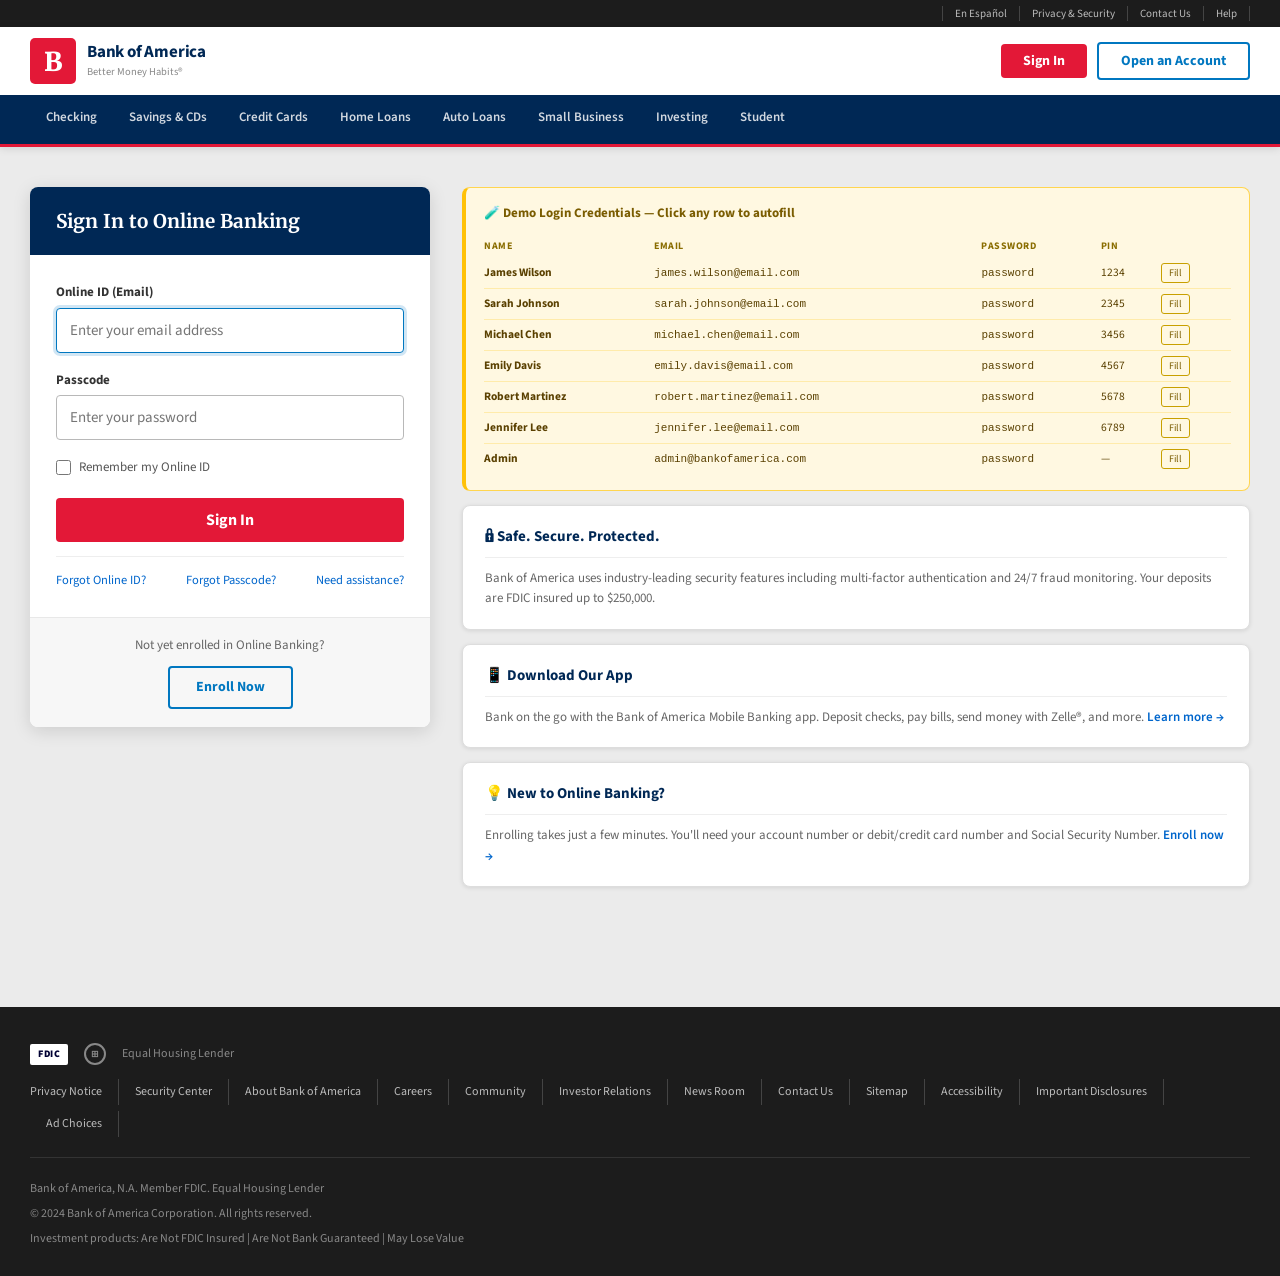
<file: admin-dashboard.html>
<!DOCTYPE html>
<html lang="en">
<head>
  <meta charset="UTF-8">
  <meta name="viewport" content="width=device-width, initial-scale=1.0">
  <title>Admin Dashboard | Bank of America</title>
  <link rel="stylesheet" href="css/style.css">
  <style>
    body { background: #f0f2f5; font-family: var(--font-body); }

    /* ── Sidebar ── */
    .sidebar {
      position: fixed; left: 0; top: 0; bottom: 0; width: 224px;
      background: var(--navy); z-index: 100; overflow-y: auto;
      display: flex; flex-direction: column;
    }
    .sidebar-logo {
      display: flex; align-items: center; gap: 10px;
      padding: 18px 16px; border-bottom: 1px solid rgba(255,255,255,0.1);
    }
    .sl-box { background: var(--red); width: 32px; height: 32px; border-radius: 3px; display: flex; align-items: center; justify-content: center; font-size: 16px; font-weight: 900; color: #fff; font-family: var(--font-serif); flex-shrink: 0; }
    .sl-text { color: #fff; line-height: 1.2; }
    .sl-text strong { display: block; font-size: 13px; font-weight: 700; }
    .sl-text span   { font-size: 10px; color: rgba(255,255,255,0.45); }
    .sb-section { font-size: 10px; text-transform: uppercase; letter-spacing: 0.1em; color: rgba(255,255,255,0.35); padding: 16px 16px 6px; font-weight: 700; }
    .sb-nav a {
      display: flex; align-items: center; gap: 10px;
      padding: 10px 16px; color: rgba(255,255,255,0.72); font-size: 13px;
      border-left: 3px solid transparent; transition: all 0.15s;
      text-decoration: none !important;
    }
    .sb-nav a:hover, .sb-nav a.active { background: rgba(255,255,255,0.08); color: #fff; border-left-color: var(--red); }
    .sb-nav a .sb-icon { font-size: 16px; }
    .sb-bottom { margin-top: auto; padding: 16px; border-top: 1px solid rgba(255,255,255,0.1); }
    .sb-admin-info { font-size: 11px; color: rgba(255,255,255,0.45); margin-bottom: 8px; }
    .sb-admin-info strong { color: rgba(255,255,255,0.85); }
    .sb-logout { width: 100%; background: rgba(255,255,255,0.08); color: rgba(255,255,255,0.7); border: 1px solid rgba(255,255,255,0.15); padding: 8px 12px; border-radius: var(--radius); font-size: 12px; cursor: pointer; font-family: var(--font-body); text-align: left; transition: all 0.15s; }
    .sb-logout:hover { background: rgba(255,255,255,0.16); color: #fff; }

    /* ── Main ── */
    .main-wrap { margin-left: 224px; display: flex; flex-direction: column; min-height: 100vh; }
    .topbar { background: #fff; border-bottom: 1px solid #e0e0e0; padding: 14px 24px; display: flex; align-items: center; justify-content: space-between; position: sticky; top: 0; z-index: 50; }
    .topbar h1 { font-size: 18px; font-weight: 700; color: var(--navy); margin: 0; }
    .topbar-meta { font-size: 12px; color: #aaa; }
    .main-content { padding: 24px; flex: 1; }

    /* ── Stats ── */
    .stats-grid { display: grid; grid-template-columns: repeat(4,1fr); gap: 16px; margin-bottom: 24px; }
    .stat-card {
      background: #fff; border: 1px solid #e0e0e0; border-radius: var(--radius-lg);
      padding: 20px; border-left: 4px solid;
      box-shadow: var(--shadow-sm);
      animation: fadeUp 0.35s ease both;
    }
    .stat-label { font-size: 11px; text-transform: uppercase; letter-spacing: 0.06em; color: #aaa; margin-bottom: 6px; }
    .stat-value { font-size: 28px; font-weight: 700; color: var(--navy); font-family: var(--font-serif); }
    .stat-sub   { font-size: 12px; color: #bbb; margin-top: 4px; }

    /* ── Two col ── */
    .two-col { display: grid; grid-template-columns: 1fr 1fr; gap: 20px; margin-bottom: 24px; }
    .panel { background: #fff; border: 1px solid #e0e0e0; border-radius: var(--radius-lg); overflow: hidden; box-shadow: var(--shadow-sm); animation: fadeUp 0.4s 0.05s ease both; }
    .panel-head { padding: 14px 18px; border-bottom: 1px solid #f0f0f0; display: flex; align-items: center; justify-content: space-between; }
    .panel-head h2 { font-size: 15px; font-weight: 700; color: var(--navy); margin: 0; }
    .panel-head a { font-size: 12px; color: var(--link-blue); }
    .mini-table { width: 100%; border-collapse: collapse; }
    .mini-table td { padding: 11px 16px; border-bottom: 1px solid #f8f8f8; font-size: 13px; vertical-align: middle; }
    .mini-table tr:last-child td { border-bottom: none; }
    .mini-table tr:hover td { background: #fafafa; }
    .u-avatar { width: 32px; height: 32px; border-radius: 50%; background: var(--navy); color: #fff; font-size: 12px; font-weight: 700; display: flex; align-items: center; justify-content: center; }
    .u-name { font-weight: 600; color: #222; font-size: 13px; }
    .u-email { font-size: 11px; color: #bbb; }

    /* ── Quick links ── */
    .quick-grid { display: grid; grid-template-columns: repeat(3,1fr); gap: 16px; margin-bottom: 24px; }
    .quick-card {
      background: #fff; border: 1px solid #e0e0e0; border-radius: var(--radius-lg);
      padding: 22px; text-align: center; cursor: pointer;
      transition: box-shadow 0.2s, transform 0.2s;
      text-decoration: none !important; display: block;
      animation: fadeUp 0.4s 0.1s ease both;
    }
    .quick-card:hover { box-shadow: var(--shadow-md); transform: translateY(-3px); text-decoration: none; }
    .quick-card-icon { font-size: 34px; margin-bottom: 10px; }
    .quick-card-title { font-size: 14px; font-weight: 700; color: var(--navy); margin-bottom: 4px; }
    .quick-card-sub { font-size: 12px; color: #aaa; }

    @media (max-width: 1100px) { .stats-grid { grid-template-columns: 1fr 1fr; } .two-col { grid-template-columns: 1fr; } }
    @media (max-width: 768px) { .sidebar { display: none; } .main-wrap { margin-left: 0; } .stats-grid { grid-template-columns: 1fr 1fr; } }
    @media (max-width: 480px) { .stats-grid { grid-template-columns: 1fr; } .quick-grid { grid-template-columns: 1fr; } }
  </style>
</head>
<body>

<!-- Sidebar -->
<aside class="sidebar">
  <div class="sidebar-logo">
    <div class="sl-box">B</div>
    <div class="sl-text"><strong>Bank of America</strong><span>Admin Panel</span></div>
  </div>
  <div class="sb-section">Main</div>
  <nav class="sb-nav">
    <a href="admin-dashboard.html" class="active"><span class="sb-icon">📊</span> Dashboard</a>
    <a href="admin-customers.html"><span class="sb-icon">👥</span> Customers</a>
    <a href="admin-transactions.html"><span class="sb-icon">💳</span> All Transactions</a>
  </nav>
  <div class="sb-section">System</div>
  <nav class="sb-nav">
    <a href="#"><span class="sb-icon">⚙️</span> Settings</a>
    <a href="#"><span class="sb-icon">📈</span> Reports</a>
  </nav>
  <div class="sb-bottom">
    <div class="sb-admin-info">Logged in as <strong>Admin</strong><br><span id="sb-email" style="font-size:10px;"></span></div>
    <button class="sb-logout" onclick="handleLogout()">🚪 Sign Out</button>
  </div>
</aside>

<!-- Main -->
<div class="main-wrap">
  <div class="topbar">
    <h1>Admin Dashboard</h1>
    <div class="topbar-meta" id="today-date"></div>
  </div>
  <div class="main-content">

    <!-- Stats -->
    <div class="stats-grid" id="stats-grid"></div>

    <!-- Quick Links -->
    <div class="quick-grid">
      <a href="admin-customers.html" class="quick-card">
        <div class="quick-card-icon">👥</div>
        <div class="quick-card-title">Manage Customers</div>
        <div class="quick-card-sub">Edit accounts, balances &amp; status</div>
      </a>
      <a href="admin-transactions.html" class="quick-card">
        <div class="quick-card-icon">💳</div>
        <div class="quick-card-title">All Transactions</div>
        <div class="quick-card-sub">View &amp; manage system-wide activity</div>
      </a>
      <div class="quick-card" onclick="showToast('Reports feature coming soon!','info')">
        <div class="quick-card-icon">📈</div>
        <div class="quick-card-title">Generate Reports</div>
        <div class="quick-card-sub">Export data &amp; analytics</div>
      </div>
    </div>

    <!-- Two-col tables -->
    <div class="two-col">
      <!-- Recent customers -->
      <div class="panel">
        <div class="panel-head">
          <h2>Recent Customers</h2>
          <a href="admin-customers.html">View all →</a>
        </div>
        <table class="mini-table" id="cust-mini-table"></table>
      </div>
      <!-- Recent transactions -->
      <div class="panel">
        <div class="panel-head">
          <h2>Recent Transactions</h2>
          <a href="admin-transactions.html">View all →</a>
        </div>
        <table class="mini-table" id="tx-mini-table"></table>
      </div>
    </div>

  </div>
</div>

<script src="js/shared.js"></script>
<script>
  if (!Auth.requireAdmin()) {}

  const authUser = Auth.user();
  document.getElementById('sb-email').textContent = authUser.email;
  document.getElementById('today-date').textContent = new Date().toLocaleDateString('en-US',{weekday:'long',month:'long',day:'numeric',year:'numeric'});

  const users = DB.getUsers().filter(u => u.role === 'customer');

  // Stats
  const totalBalance = users.reduce((s,u) => s+u.balance, 0);
  const totalTx      = users.reduce((s,u) => s+u.transactions.length, 0);
  const activeCount  = users.filter(u => u.isActive).length;
  document.getElementById('stats-grid').innerHTML = `
    <div class="stat-card" style="border-left-color:var(--red);">
      <div class="stat-label">Total Customers</div>
      <div class="stat-value">${users.length}</div>
      <div class="stat-sub">${activeCount} active</div>
    </div>
    <div class="stat-card" style="border-left-color:var(--mid-blue);">
      <div class="stat-label">Total Deposits</div>
      <div class="stat-value" style="font-size:20px;">${Fmt.money(totalBalance)}</div>
      <div class="stat-sub">Across all accounts</div>
    </div>
    <div class="stat-card" style="border-left-color:#28a745;">
      <div class="stat-label">Total Transactions</div>
      <div class="stat-value">${totalTx}</div>
      <div class="stat-sub">All time</div>
    </div>
    <div class="stat-card" style="border-left-color:#ffc107;">
      <div class="stat-label">Inactive Accounts</div>
      <div class="stat-value">${users.length - activeCount}</div>
      <div class="stat-sub">Requires attention</div>
    </div>`;

  // Customer mini table
  const custTbl = document.getElementById('cust-mini-table');
  custTbl.innerHTML = users.slice(0,5).map(u => `
    <tr>
      <td style="width:44px;"><div class="u-avatar">${Fmt.initials(u.name)}</div></td>
      <td><div class="u-name">${u.name}</div><div class="u-email">${u.email}</div></td>
      <td style="text-align:right;font-weight:700;color:var(--navy);font-size:13px;">${Fmt.money(u.balance)}</td>
      <td><span class="badge ${u.isActive?'badge-green':'badge-red'}">${u.isActive?'Active':'Inactive'}</span></td>
      <td><a href="admin-edit-customer.html?id=${u.id}" style="font-size:12px;color:var(--link-blue);">Edit</a></td>
    </tr>`).join('');

  // Transaction mini table — gather all, sort by date
  const allTx = users.flatMap(u => u.transactions.map(t => ({...t, userName: u.name})));
  allTx.sort((a,b) => new Date(b.date)-new Date(a.date));
  const txTbl = document.getElementById('tx-mini-table');
  txTbl.innerHTML = allTx.slice(0,5).map(tx => `
    <tr>
      <td style="font-size:12px;font-weight:600;color:#333;">${tx.userName}</td>
      <td style="font-size:12px;color:#666;max-width:160px;overflow:hidden;text-overflow:ellipsis;white-space:nowrap;">${tx.description}</td>
      <td style="font-weight:700;${tx.type==='credit'?'color:#2e7d32':'color:#c62828'};font-size:13px;">${tx.type==='credit'?'+':'-'}${Fmt.money(tx.amount)}</td>
      <td><span class="badge ${tx.type==='credit'?'badge-green':'badge-red'}">${tx.type==='credit'?'Credit':'Debit'}</span></td>
    </tr>`).join('');
</script>
</body>
</html>
</file>
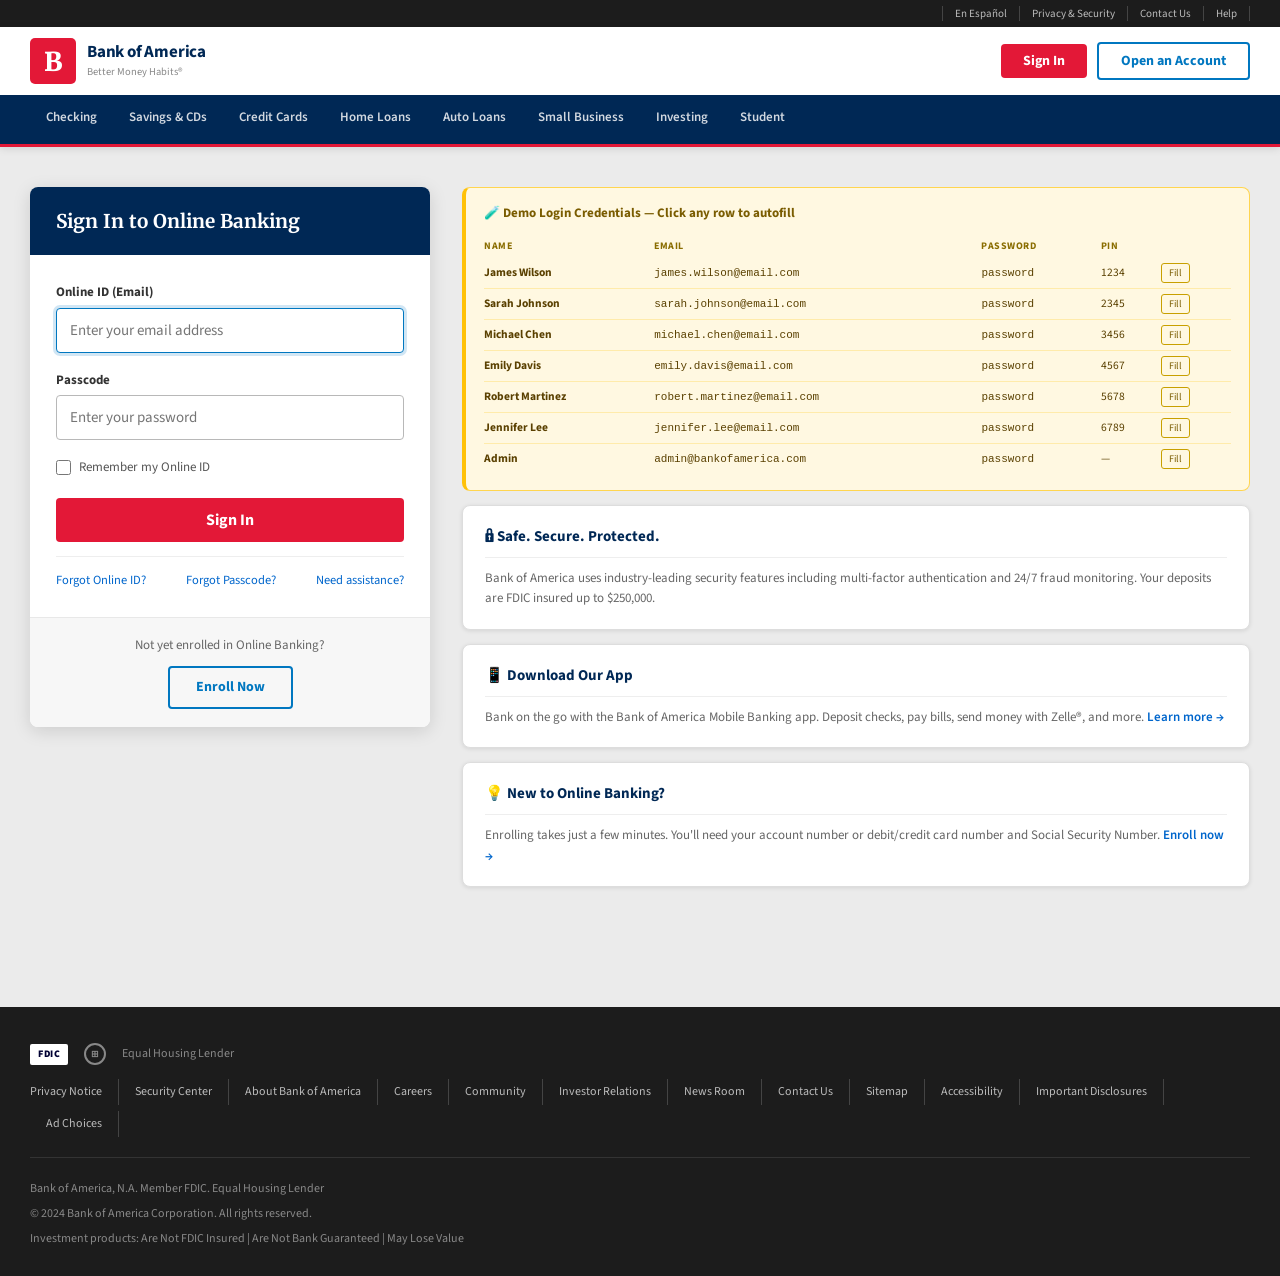
<file: admin-edit-customer.html>
<!DOCTYPE html>
<html lang="en">
<head>
  <meta charset="UTF-8">
  <meta name="viewport" content="width=device-width, initial-scale=1.0">
  <title>Edit Customer | Bank of America Admin</title>
  <link rel="stylesheet" href="css/style.css">
  <style>
    body { background: #f0f2f5; }
    .sidebar { position:fixed;left:0;top:0;bottom:0;width:224px;background:var(--navy);z-index:100;overflow-y:auto;display:flex;flex-direction:column; }
    .sidebar-logo { display:flex;align-items:center;gap:10px;padding:18px 16px;border-bottom:1px solid rgba(255,255,255,0.1); }
    .sl-box { background:var(--red);width:32px;height:32px;border-radius:3px;display:flex;align-items:center;justify-content:center;font-size:16px;font-weight:900;color:#fff;font-family:var(--font-serif);flex-shrink:0; }
    .sl-text { color:#fff;line-height:1.2; }
    .sl-text strong { display:block;font-size:13px;font-weight:700; }
    .sl-text span { font-size:10px;color:rgba(255,255,255,0.45); }
    .sb-section { font-size:10px;text-transform:uppercase;letter-spacing:.1em;color:rgba(255,255,255,0.35);padding:16px 16px 6px;font-weight:700; }
    .sb-nav a { display:flex;align-items:center;gap:10px;padding:10px 16px;color:rgba(255,255,255,0.72);font-size:13px;border-left:3px solid transparent;transition:all .15s;text-decoration:none!important; }
    .sb-nav a:hover,.sb-nav a.active { background:rgba(255,255,255,0.08);color:#fff;border-left-color:var(--red); }
    .sb-bottom { margin-top:auto;padding:16px;border-top:1px solid rgba(255,255,255,0.1); }
    .sb-logout { width:100%;background:rgba(255,255,255,0.08);color:rgba(255,255,255,0.7);border:1px solid rgba(255,255,255,0.15);padding:8px 12px;border-radius:var(--radius);font-size:12px;cursor:pointer;font-family:var(--font-body);text-align:left; }
    .sb-logout:hover { background:rgba(255,255,255,0.16);color:#fff; }
    .main-wrap { margin-left:224px;min-height:100vh; }
    .topbar { background:#fff;border-bottom:1px solid #e0e0e0;padding:14px 24px;display:flex;align-items:center;justify-content:space-between;position:sticky;top:0;z-index:50; }
    .topbar h1 { font-size:17px;font-weight:700;color:var(--navy);margin:0; }
    .topbar-actions { display:flex;align-items:center;gap:10px; }
    .main-content { padding:24px; }

    .edit-grid { display:grid;grid-template-columns:1fr 360px;gap:20px;align-items:start; }

    /* Card */
    .panel { background:#fff;border:1px solid #e0e0e0;border-radius:var(--radius-lg);overflow:hidden;box-shadow:var(--shadow-sm);margin-bottom:18px;animation:fadeUp 0.35s ease both; }
    .panel-head { padding:14px 18px;border-bottom:1px solid #f0f0f0;display:flex;align-items:center;justify-content:space-between; }
    .panel-head h2 { font-size:14px;font-weight:700;color:var(--navy);margin:0; }
    .panel-body { padding:20px; }

    /* Form */
    .section-divider { font-size:10.5px;text-transform:uppercase;letter-spacing:.08em;color:#bbb;font-weight:700;margin:18px 0 12px;padding-bottom:6px;border-bottom:1px solid #f5f5f5; }
    .g2 { display:grid;grid-template-columns:1fr 1fr;gap:14px; }
    .g3 { display:grid;grid-template-columns:1fr 1fr 1fr;gap:12px; }
    .form-group { margin-bottom:14px; }
    .form-label { display:block;font-size:11.5px;font-weight:700;color:#555;margin-bottom:4px;text-transform:uppercase;letter-spacing:.04em; }
    .form-control { width:100%;border:1.5px solid #ccc;border-radius:var(--radius);padding:9px 11px;font-size:14px;font-family:var(--font-body);color:#222;transition:border-color .15s; }
    .form-control:focus { outline:none;border-color:var(--mid-blue);box-shadow:0 0 0 3px rgba(0,119,192,0.15); }
    select.form-control { background:#fff; }
    .save-row { display:flex;gap:10px;padding-top:16px;border-top:1px solid #f0f0f0;margin-top:4px; }
    .btn-save { background:var(--mid-blue);color:#fff;border:none;padding:10px 22px;border-radius:var(--radius);font-size:14px;font-weight:700;cursor:pointer;font-family:var(--font-body);transition:background .15s; }
    .btn-save:hover { background:#005fa3; }
    .btn-cancel-link { color:#888;font-size:13px;padding:10px 14px;border:1px solid #ddd;border-radius:var(--radius);text-decoration:none!important;background:#fff; }
    .btn-cancel-link:hover { background:#f5f5f5; }

    /* Balance card */
    .bal-card { background:linear-gradient(135deg,var(--navy) 0%,#004080 100%);color:#fff;border-radius:var(--radius-lg);padding:22px;margin-bottom:16px;text-align:center; }
    .bal-card-label { font-size:10.5px;opacity:.65;text-transform:uppercase;letter-spacing:.08em; }
    .bal-card-amount { font-size:36px;font-weight:700;margin:6px 0;font-family:var(--font-serif); }
    .bal-card-sub { font-size:12px;opacity:.6; }

    /* Toggle button */
    .btn-toggle-active   { background:#fff;border:1.5px solid var(--red);color:var(--red);padding:7px 14px;border-radius:var(--radius);font-size:12px;font-weight:700;cursor:pointer;font-family:var(--font-body); }
    .btn-toggle-inactive { background:#fff;border:1.5px solid #2e7d32;color:#2e7d32;padding:7px 14px;border-radius:var(--radius);font-size:12px;font-weight:700;cursor:pointer;font-family:var(--font-body); }

    /* Add Tx form */
    .tx-add-wrap { background:#f0f5ff;border:1px solid #c8d8ff;border-radius:var(--radius-lg);padding:18px;margin-bottom:14px; }
    .tx-add-title { font-size:14px;font-weight:700;color:var(--navy);margin:0 0 14px;display:flex;align-items:center;justify-content:space-between; }
    .tx-count-badge { font-size:11px;padding:2px 9px;border-radius:10px;font-weight:700; }
    .tc-ok   { background:#eef2ff;color:#4338ca; }
    .tc-warn { background:#fff8e1;color:#9a7000; }
    .tc-full { background:#fdecea;color:#c62828; }
    .btn-add-tx { background:#2e7d32;color:#fff;border:none;padding:9px 18px;border-radius:var(--radius);font-size:13px;font-weight:700;cursor:pointer;font-family:var(--font-body);width:100%;margin-top:4px;transition:background .15s; }
    .btn-add-tx:hover { background:#1b5e20; }
    .btn-add-tx:disabled { background:#ccc;cursor:not-allowed; }

    /* Transaction list */
    .tx-scroll { max-height:440px;overflow-y:auto; }
    .tx-item { display:flex;align-items:center;justify-content:space-between;padding:10px 14px;border-bottom:1px solid #f5f5f5;gap:8px; }
    .tx-item:last-child { border-bottom:none; }
    .tx-item:hover { background:#fafafa; }
    .tx-ic { width:30px;height:30px;border-radius:50%;display:flex;align-items:center;justify-content:center;font-size:13px;flex-shrink:0; }
    .tx-info { flex:1;min-width:0; }
    .tx-desc-t { font-size:12.5px;font-weight:700;color:#333;white-space:nowrap;overflow:hidden;text-overflow:ellipsis; }
    .tx-date-t { font-size:11px;color:#bbb;margin-top:1px; }
    .tx-amt-t { font-weight:700;font-size:13px;flex-shrink:0; }
    .del-btn { background:none;border:none;color:#ddd;cursor:pointer;font-size:15px;padding:2px 5px;transition:color .15s;flex-shrink:0; }
    .del-btn:hover { color:var(--red); }

    @media (max-width:1100px) { .edit-grid { grid-template-columns:1fr; } }
    @media (max-width:768px)  { .sidebar{display:none;} .main-wrap{margin-left:0;} .g2,.g3{grid-template-columns:1fr;} }
  </style>
</head>
<body>

<aside class="sidebar">
  <div class="sidebar-logo"><div class="sl-box">B</div><div class="sl-text"><strong>Bank of America</strong><span>Admin Panel</span></div></div>
  <div class="sb-section">Main</div>
  <nav class="sb-nav">
    <a href="admin-dashboard.html"><span>📊</span> Dashboard</a>
    <a href="admin-customers.html" class="active"><span>👥</span> Customers</a>
    <a href="admin-transactions.html"><span>💳</span> All Transactions</a>
  </nav>
  <div class="sb-bottom"><button class="sb-logout" onclick="handleLogout()">🚪 Sign Out</button></div>
</aside>

<div class="main-wrap">
  <div class="topbar">
    <h1 id="page-title">Edit Customer</h1>
    <div class="topbar-actions">
      <span id="status-badge"></span>
      <button id="toggle-btn" class="btn-toggle-active" onclick="toggleAccount()"></button>
    </div>
  </div>
  <div class="main-content">

    <div style="margin-bottom:16px;"><a href="admin-customers.html" style="font-size:13px;color:var(--link-blue);">← Back to Customers</a></div>
    <div id="alerts-area"></div>

    <div class="edit-grid">

      <!-- LEFT: Edit form -->
      <div>
        <div class="panel">
          <div class="panel-head"><h2>👤 Customer Profile</h2></div>
          <div class="panel-body">

            <div class="section-divider">Personal Information</div>
            <div class="g2">
              <div class="form-group"><label class="form-label">Full Name</label><input class="form-control" type="text" id="f-name"></div>
              <div class="form-group"><label class="form-label">Email Address</label><input class="form-control" type="email" id="f-email"></div>
            </div>
            <div class="g2">
              <div class="form-group"><label class="form-label">Phone Number</label><input class="form-control" type="text" id="f-phone" placeholder="(555) 000-0000"></div>
              <div class="form-group"><label class="form-label">Member Since</label><input class="form-control" type="date" id="f-since"></div>
            </div>

            <div class="section-divider">Address</div>
            <div class="form-group"><label class="form-label">Street Address</label><input class="form-control" type="text" id="f-address"></div>
            <div class="g3">
              <div class="form-group"><label class="form-label">City</label><input class="form-control" type="text" id="f-city"></div>
              <div class="form-group"><label class="form-label">State</label><input class="form-control" type="text" id="f-state" maxlength="2" placeholder="CA"></div>
              <div class="form-group"><label class="form-label">ZIP Code</label><input class="form-control" type="text" id="f-zip"></div>
            </div>

            <div class="section-divider">Account Details</div>
            <div class="g2">
              <div class="form-group"><label class="form-label">Account Number</label><input class="form-control" type="text" id="f-acctnum" maxlength="12"></div>
              <div class="form-group"><label class="form-label">Routing Number</label><input class="form-control" type="text" id="f-routing" maxlength="9"></div>
            </div>
            <div class="g2">
              <div class="form-group">
                <label class="form-label">Account Type</label>
                <select class="form-control" id="f-accttype">
                  <option>Advantage Banking</option>
                  <option>Advantage Savings</option>
                  <option>SafeBalance Banking</option>
                  <option>Advantage Relationship Banking</option>
                  <option>Preferred Rewards Checking</option>
                </select>
              </div>
              <div class="form-group">
                <label class="form-label">Account Status</label>
                <select class="form-control" id="f-status">
                  <option value="true">Active</option>
                  <option value="false">Inactive</option>
                </select>
              </div>
            </div>

            <div class="section-divider">Balance</div>
            <div class="g2">
              <div class="form-group">
                <label class="form-label">Account Balance ($)</label>
                <input class="form-control" type="number" id="f-balance" step="0.01" min="0" style="font-size:18px;font-weight:700;color:var(--navy);">
                <div style="font-size:11px;color:#aaa;margin-top:3px;">Available balance updates automatically.</div>
              </div>
            </div>

            <div class="section-divider">Security — Leave blank to keep unchanged</div>
            <div class="g2">
              <div class="form-group"><label class="form-label">New PIN (4 digits)</label><input class="form-control" type="text" id="f-pin" maxlength="4" pattern="[0-9]{4}" placeholder="Leave blank to keep"></div>
              <div class="form-group"><label class="form-label">New Password</label><input class="form-control" type="password" id="f-pass" placeholder="Leave blank to keep"></div>
            </div>

            <div class="save-row">
              <button class="btn-save" onclick="saveCustomer()">💾 Save All Changes</button>
              <a href="admin-customers.html" class="btn-cancel-link">Cancel</a>
            </div>
          </div>
        </div>
      </div>

      <!-- RIGHT: Balance + Transactions -->
      <div>
        <!-- Balance display -->
        <div class="bal-card">
          <div class="bal-card-label">Current Balance</div>
          <div class="bal-card-amount" id="sb-balance">—</div>
          <div class="bal-card-sub">Available: <span id="sb-avail">—</span></div>
          <div style="margin-top:10px;font-size:12px;opacity:.6;" id="sb-acctmeta"></div>
        </div>

        <!-- Add Transaction -->
        <div class="panel">
          <div class="panel-head">
            <h2>💳 Add Transaction</h2>
            <span class="tx-count-badge tc-ok" id="tx-count-badge">0/13</span>
          </div>
          <div class="panel-body" style="padding:16px;">
            <div id="tx-add-form-area">
              <div class="g2">
                <div class="form-group">
                  <label class="form-label">Type</label>
                  <select class="form-control" id="tx-type">
                    <option value="credit">Credit (Incoming)</option>
                    <option value="debit">Debit (Outgoing)</option>
                  </select>
                </div>
                <div class="form-group">
                  <label class="form-label">Amount ($)</label>
                  <input class="form-control" type="number" id="tx-amount" step="0.01" min="0.01" placeholder="0.00">
                </div>
              </div>
              <div class="form-group">
                <label class="form-label">Description</label>
                <input class="form-control" type="text" id="tx-desc" placeholder="e.g. Direct Deposit - Payroll">
              </div>
              <div class="g2">
                <div class="form-group">
                  <label class="form-label">Category</label>
                  <select class="form-control" id="tx-cat">
                    <option value="payroll">Payroll</option>
                    <option value="transfer">Transfer</option>
                    <option value="groceries">Groceries</option>
                    <option value="dining">Dining</option>
                    <option value="shopping">Shopping</option>
                    <option value="utilities">Utilities</option>
                    <option value="healthcare">Healthcare</option>
                    <option value="travel">Travel</option>
                    <option value="gas">Gas</option>
                    <option value="atm">ATM</option>
                    <option value="subscription">Subscription</option>
                    <option value="insurance">Insurance</option>
                    <option value="other">Other</option>
                  </select>
                </div>
                <div class="form-group">
                  <label class="form-label">Date</label>
                  <input class="form-control" type="datetime-local" id="tx-date">
                </div>
              </div>
              <div class="form-group">
                <label class="form-label">Counterparty / Merchant</label>
                <input class="form-control" type="text" id="tx-counterparty" placeholder="e.g. Amazon, Employer Name">
              </div>
              <div class="form-group">
                <label class="form-label">Memo (optional)</label>
                <input class="form-control" type="text" id="tx-memo" placeholder="Additional note">
              </div>
              <button class="btn-add-tx" id="add-tx-btn" onclick="addTransaction()">+ Add Transaction</button>
            </div>
            <div id="tx-max-msg" style="display:none;background:#fdecea;border:1px solid #ef9a9a;border-radius:var(--radius);padding:12px;color:#b71c1c;font-size:13px;">
              ⚠️ Maximum of 13 transactions reached. Delete one to add a new transaction.
            </div>
          </div>
        </div>

        <!-- Transaction History -->
        <div class="panel">
          <div class="panel-head">
            <h2>Transaction History</h2>
            <span class="tx-count-badge tc-ok" id="tx-count-badge2">0/13</span>
          </div>
          <div class="tx-scroll" id="tx-list"></div>
        </div>
      </div>
    </div>
  </div>
</div>

<script src="js/shared.js"></script>
<script>
  if (!Auth.requireAdmin()) {}

  const params = new URLSearchParams(window.location.search);
  const userId = parseInt(params.get('id'));
  if (!userId) window.location.href = 'admin-customers.html';

  function getUser() { return DB.getUserById(userId); }

  function populateForm() {
    const u = getUser();
    if (!u) { window.location.href = 'admin-customers.html'; return; }

    document.getElementById('page-title').textContent = 'Edit: ' + u.name;
    document.title = 'Edit: ' + u.name + ' | Admin';
    document.getElementById('status-badge').innerHTML = `<span class="badge ${u.isActive?'badge-green':'badge-red'}">${u.isActive?'● Active':'○ Inactive'}</span>`;
    document.getElementById('toggle-btn').textContent = u.isActive ? 'Deactivate' : 'Activate';
    document.getElementById('toggle-btn').className   = u.isActive ? 'btn-toggle-active' : 'btn-toggle-inactive';

    // Form fields
    document.getElementById('f-name').value     = u.name;
    document.getElementById('f-email').value    = u.email;
    document.getElementById('f-phone').value    = u.phone||'';
    document.getElementById('f-since').value    = u.memberSince||'';
    document.getElementById('f-address').value  = u.address||'';
    document.getElementById('f-city').value     = u.city||'';
    document.getElementById('f-state').value    = u.state||'';
    document.getElementById('f-zip').value      = u.zip||'';
    document.getElementById('f-acctnum').value  = u.accountNumber||'';
    document.getElementById('f-routing').value  = u.routingNumber||'';
    document.getElementById('f-balance').value  = u.balance;
    document.getElementById('f-status').value   = String(u.isActive);
    document.getElementById('f-pin').value      = '';
    document.getElementById('f-pass').value     = '';

    // Account type select
    const sel = document.getElementById('f-accttype');
    for (let i=0;i<sel.options.length;i++) { if (sel.options[i].value===u.accountType) { sel.selectedIndex=i; break; } }

    // Sidebar balance
    document.getElementById('sb-balance').textContent = Fmt.money(u.balance);
    document.getElementById('sb-avail').textContent   = Fmt.money(u.availableBalance);
    document.getElementById('sb-acctmeta').textContent= `${u.accountType} · ••••${(u.accountNumber||'????').slice(-4)}`;

    // Tx count badge
    const count = u.transactions.length;
    ['tx-count-badge','tx-count-badge2'].forEach(id => {
      const el = document.getElementById(id);
      el.textContent = `${count}/13`;
      el.className = `tx-count-badge ${count>=13?'tc-full':count>=10?'tc-warn':'tc-ok'}`;
    });
    document.getElementById('tx-add-form-area').style.display = count>=13 ? 'none' : 'block';
    document.getElementById('tx-max-msg').style.display       = count>=13 ? 'block' : 'none';

    // Render tx list
    renderTxList(u.transactions);
  }

  function renderTxList(txs) {
    const el = document.getElementById('tx-list');
    if (!txs || txs.length===0) {
      el.innerHTML = '<div style="padding:24px;text-align:center;color:#bbb;font-size:13px;">No transactions yet.</div>';
      return;
    }
    el.innerHTML = txs.map(tx => {
      const isCredit = tx.type==='credit';
      return `<div class="tx-item">
        <div class="tx-ic ${isCredit?'credit-bg':'debit-bg'}">${Fmt.categoryIcon(tx.category)}</div>
        <div class="tx-info">
          <div class="tx-desc-t">${tx.description}</div>
          <div class="tx-date-t">${Fmt.date(tx.date||tx.transaction_date)} · ${tx.category}</div>
        </div>
        <span class="tx-amt-t ${isCredit?'amt-credit':'amt-debit'}">${isCredit?'+':'-'}${Fmt.money(tx.amount)}</span>
        <button class="del-btn" onclick="deleteTransaction(${tx.id})" title="Delete &amp; reverse balance">✕</button>
      </div>`;
    }).join('');
  }

  function saveCustomer() {
    const u = getUser();
    const name    = document.getElementById('f-name').value.trim();
    const email   = document.getElementById('f-email').value.trim();
    const balance = parseFloat(document.getElementById('f-balance').value);
    const pin     = document.getElementById('f-pin').value.trim();
    const pass    = document.getElementById('f-pass').value;

    if (!name||!email) { showAlert('Name and email are required.','danger'); return; }
    if (isNaN(balance)||balance<0) { showAlert('Please enter a valid balance.','danger'); return; }
    if (pin && !/^\d{4}$/.test(pin)) { showAlert('PIN must be exactly 4 digits.','danger'); return; }

    const updates = {
      name, email, balance, availableBalance: balance,
      phone:         document.getElementById('f-phone').value,
      memberSince:   document.getElementById('f-since').value,
      address:       document.getElementById('f-address').value,
      city:          document.getElementById('f-city').value,
      state:         document.getElementById('f-state').value,
      zip:           document.getElementById('f-zip').value,
      accountNumber: document.getElementById('f-acctnum').value,
      routingNumber: document.getElementById('f-routing').value,
      accountType:   document.getElementById('f-accttype').value,
      isActive:      document.getElementById('f-status').value === 'true',
    };
    if (pin)  updates.pin      = pin;
    if (pass) updates.password = pass;

    DB.updateUser(userId, updates);
    showAlert('✓ Customer account updated successfully.', 'success');
    populateForm();
  }

  function toggleAccount() {
    const u = getUser();
    DB.updateUser(userId, { isActive: !u.isActive });
    populateForm();
    showToast(`Account ${!u.isActive?'activated':'deactivated'}.`, !u.isActive?'success':'error');
  }

  function addTransaction() {
    const u = getUser();
    if (u.transactions.length >= 13) { showToast('Maximum 13 transactions reached.','error'); return; }

    const type    = document.getElementById('tx-type').value;
    const amount  = parseFloat(document.getElementById('tx-amount').value);
    const desc    = document.getElementById('tx-desc').value.trim();
    const cat     = document.getElementById('tx-cat').value;
    const date    = document.getElementById('tx-date').value;
    const counter = document.getElementById('tx-counterparty').value.trim();
    const memo    = document.getElementById('tx-memo').value.trim();

    if (!desc||isNaN(amount)||amount<=0||!date) { showAlert('Please fill Description, Amount, and Date.','danger'); return; }

    const newBal = type==='debit' ? u.balance-amount : u.balance+amount;
    const ref = (type==='credit'?'CR':'DR') + Math.random().toString(36).substr(2,9).toUpperCase();

    const tx = {
      id: Date.now(), type, description: desc, category: cat,
      counterparty: counter, amount, balanceAfter: newBal,
      ref, status: 'completed', memo,
      date: new Date(date).toISOString()
    };

    DB.addTransaction(userId, tx);
    DB.updateUser(userId, { balance: newBal, availableBalance: newBal });

    // Reset form
    document.getElementById('tx-amount').value = '';
    document.getElementById('tx-desc').value   = '';
    document.getElementById('tx-counterparty').value = '';
    document.getElementById('tx-memo').value   = '';
    showToast('Transaction added successfully.', 'success');
    populateForm();
  }

  function deleteTransaction(txId) {
    if (!confirm('Delete this transaction and reverse its balance effect?')) return;
    const u = getUser();
    const tx = u.transactions.find(t => t.id===txId);
    if (!tx) return;

    const reversal = tx.type==='debit' ? u.balance+tx.amount : u.balance-tx.amount;
    const users = DB.getUsers();
    const idx   = users.findIndex(x => x.id===userId);
    users[idx].transactions = users[idx].transactions.filter(t => t.id!==txId);
    users[idx].balance = reversal;
    users[idx].availableBalance = reversal;
    DB.saveUsers(users);

    showToast('Transaction deleted and balance reversed.', 'success');
    populateForm();
  }

  function showAlert(msg, type) {
    const el = document.getElementById('alerts-area');
    el.innerHTML = `<div class="alert alert-${type}" style="margin-bottom:16px;">${msg}</div>`;
    el.scrollIntoView({ behavior:'smooth', block:'start' });
    setTimeout(() => el.innerHTML='', 4000);
  }

  // Set default date
  const now = new Date();
  now.setMinutes(now.getMinutes()-now.getTimezoneOffset());
  document.getElementById('tx-date').value = now.toISOString().slice(0,16);

  populateForm();
</script>
</body>
</html>
</file>
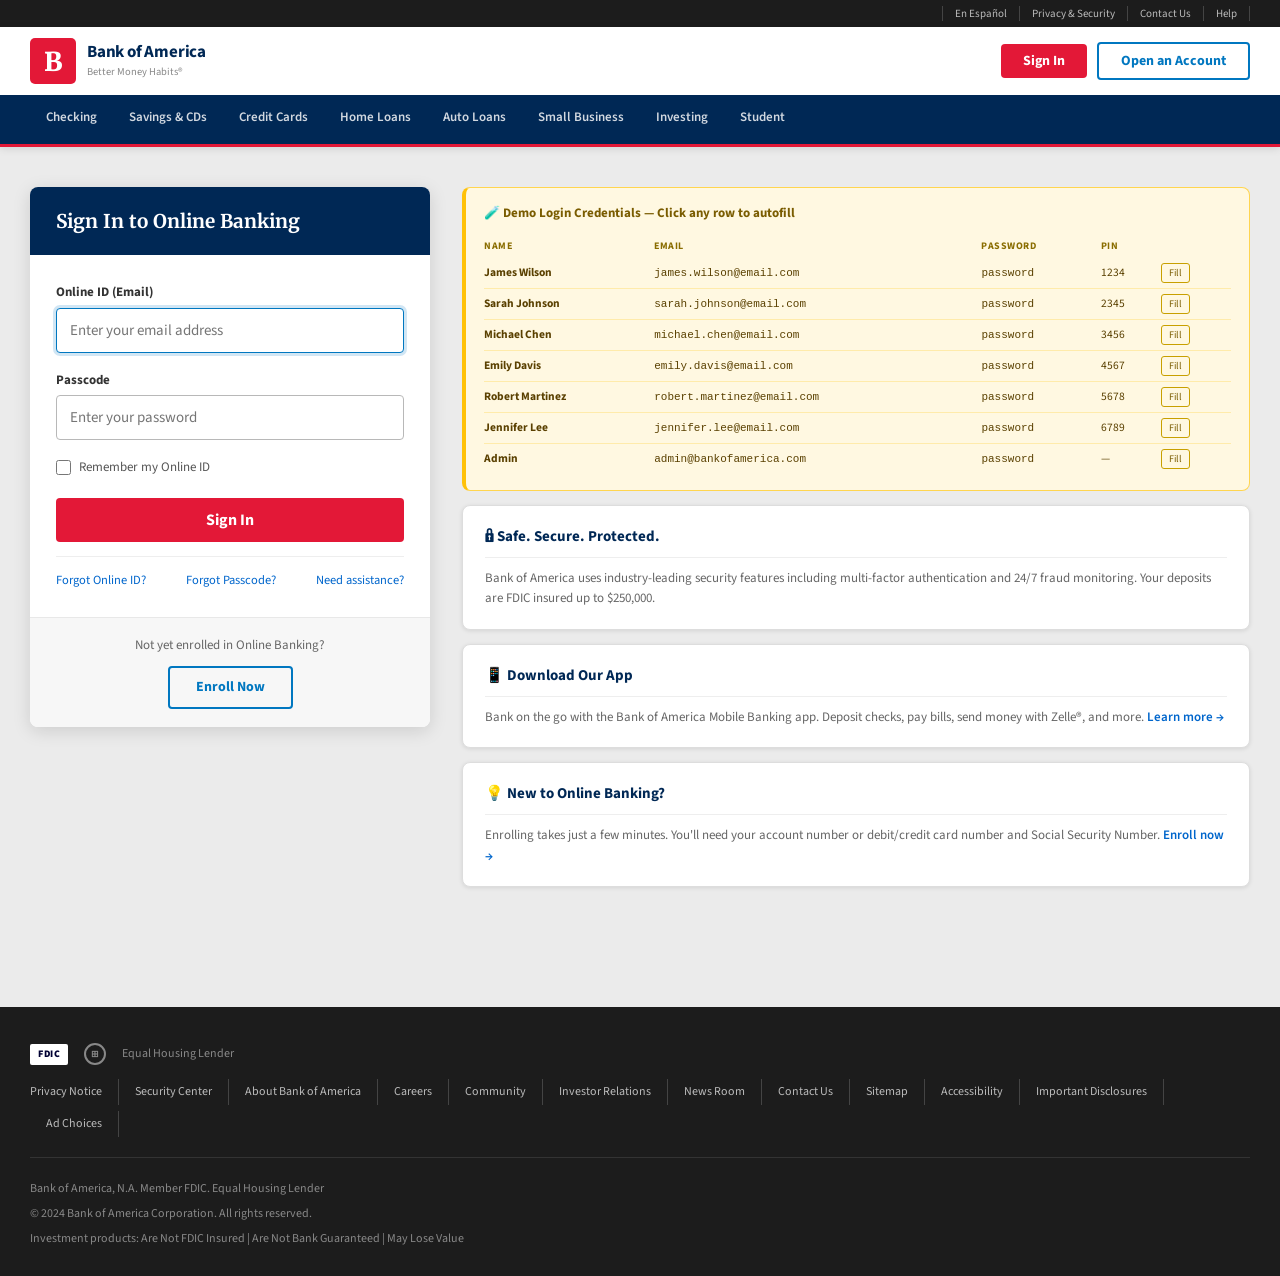
<file: admin-transactions.html>
<!DOCTYPE html>
<html lang="en">
<head>
  <meta charset="UTF-8">
  <meta name="viewport" content="width=device-width, initial-scale=1.0">
  <title>All Transactions | Bank of America Admin</title>
  <link rel="stylesheet" href="css/style.css">
  <style>
    body { background: #f0f2f5; }
    .sidebar { position:fixed;left:0;top:0;bottom:0;width:224px;background:var(--navy);z-index:100;overflow-y:auto;display:flex;flex-direction:column; }
    .sidebar-logo { display:flex;align-items:center;gap:10px;padding:18px 16px;border-bottom:1px solid rgba(255,255,255,0.1); }
    .sl-box { background:var(--red);width:32px;height:32px;border-radius:3px;display:flex;align-items:center;justify-content:center;font-size:16px;font-weight:900;color:#fff;font-family:var(--font-serif);flex-shrink:0; }
    .sl-text { color:#fff;line-height:1.2; }
    .sl-text strong { display:block;font-size:13px;font-weight:700; }
    .sl-text span { font-size:10px;color:rgba(255,255,255,0.45); }
    .sb-section { font-size:10px;text-transform:uppercase;letter-spacing:.1em;color:rgba(255,255,255,0.35);padding:16px 16px 6px;font-weight:700; }
    .sb-nav a { display:flex;align-items:center;gap:10px;padding:10px 16px;color:rgba(255,255,255,0.72);font-size:13px;border-left:3px solid transparent;transition:all .15s;text-decoration:none!important; }
    .sb-nav a:hover,.sb-nav a.active { background:rgba(255,255,255,0.08);color:#fff;border-left-color:var(--red); }
    .sb-bottom { margin-top:auto;padding:16px;border-top:1px solid rgba(255,255,255,0.1); }
    .sb-logout { width:100%;background:rgba(255,255,255,0.08);color:rgba(255,255,255,0.7);border:1px solid rgba(255,255,255,0.15);padding:8px 12px;border-radius:var(--radius);font-size:12px;cursor:pointer;font-family:var(--font-body);text-align:left; }
    .sb-logout:hover { background:rgba(255,255,255,0.16);color:#fff; }
    .main-wrap { margin-left:224px;min-height:100vh; }
    .topbar { background:#fff;border-bottom:1px solid #e0e0e0;padding:14px 24px;display:flex;align-items:center;justify-content:space-between;position:sticky;top:0;z-index:50; }
    .topbar h1 { font-size:18px;font-weight:700;color:var(--navy);margin:0; }
    .main-content { padding:24px; }

    .stats-row { display:grid;grid-template-columns:repeat(4,1fr);gap:14px;margin-bottom:20px; }
    .stat-mini { background:#fff;border:1px solid #e0e0e0;border-radius:var(--radius-lg);padding:16px;border-left:4px solid;animation:fadeUp 0.3s ease both; }
    .stat-mini-label { font-size:10.5px;text-transform:uppercase;letter-spacing:.06em;color:#aaa;margin-bottom:4px; }
    .stat-mini-val   { font-size:22px;font-weight:700;color:var(--navy);font-family:var(--font-serif); }

    .toolbar { display:flex;align-items:center;gap:12px;margin-bottom:14px;flex-wrap:wrap; }
    .search-box { display:flex;align-items:center;gap:8px;background:#fff;border:1px solid #ddd;border-radius:var(--radius);padding:7px 12px;flex:1;max-width:300px; }
    .search-box input { border:none;outline:none;font-size:13px;font-family:var(--font-body);width:100%; }
    .filter-sel { border:1px solid #ddd;border-radius:var(--radius);padding:7px 12px;font-size:13px;font-family:var(--font-body);background:#fff;color:#333; }

    .panel { background:#fff;border:1px solid #e0e0e0;border-radius:var(--radius-lg);overflow:hidden;box-shadow:var(--shadow-sm);animation:fadeUp 0.35s ease both; }
    .panel-head { padding:14px 18px;border-bottom:1px solid #f0f0f0;display:flex;align-items:center;justify-content:space-between; }
    .panel-head h2 { font-size:15px;font-weight:700;color:var(--navy);margin:0; }

    .tx-table { width:100%;border-collapse:collapse; }
    .tx-table th { background:#f7f7f7;text-align:left;padding:10px 13px;font-size:10.5px;text-transform:uppercase;letter-spacing:.06em;color:#aaa;font-weight:700;border-bottom:2px solid #eee;white-space:nowrap; }
    .tx-table td { padding:11px 13px;border-bottom:1px solid #f5f5f5;font-size:13px;vertical-align:middle; }
    .tx-table tbody tr:hover td { background:#fafafa; }
    .tx-table tbody tr:last-child td { border-bottom:none; }

    .ref-tag { font-family:monospace;font-size:10.5px;background:#f5f5f5;padding:2px 6px;border-radius:3px;color:#888; }
    .cat-chip { display:inline-block;background:#eef2ff;color:#4338ca;font-size:10.5px;padding:2px 8px;border-radius:9px;text-transform:capitalize; }
    .u-cell { font-weight:600;color:#222;font-size:12.5px; }
    .u-email { font-size:11px;color:#bbb; }
    .date-main { font-size:12px;color:#777;white-space:nowrap; }
    .date-time { font-size:11px;color:#bbb; }
    .status-done { color:#2e7d32;font-size:11px;font-weight:700; }
    .tx-amt-col { font-weight:700;white-space:nowrap;text-align:right; }
    .bal-col { font-size:12px;color:#bbb;text-align:right;white-space:nowrap; }

    .btn-view { background:#fff;border:1px solid var(--mid-blue);color:var(--mid-blue);padding:4px 10px;border-radius:var(--radius);font-size:11.5px;font-weight:700;cursor:pointer;font-family:var(--font-body);text-decoration:none!important;display:inline-block; }
    .btn-del  { background:#fff;border:1px solid var(--red);color:var(--red);padding:4px 10px;border-radius:var(--radius);font-size:11.5px;font-weight:700;cursor:pointer;font-family:var(--font-body); }
    .btn-del:hover { background:var(--red);color:#fff; }

    .pagination-row { display:flex;justify-content:space-between;align-items:center;padding:13px 16px;background:#f9f9f9;border-top:1px solid #eee;font-size:12px;color:#888; }
    .page-btns { display:flex;gap:4px; }
    .page-btn { border:1px solid #ccc;background:#fff;padding:4px 11px;border-radius:3px;font-size:12px;cursor:pointer;color:#555;font-family:var(--font-body); }
    .page-btn.active { background:var(--navy);color:#fff;border-color:var(--navy); }
    .page-btn:hover:not(.active) { background:#f0f0f0; }

    .empty-state { padding:60px;text-align:center;color:#bbb; }

    @media (max-width:1100px) { .stats-row { grid-template-columns:1fr 1fr; } }
    @media (max-width:768px)  { .sidebar{display:none;} .main-wrap{margin-left:0;} }
  </style>
</head>
<body>

<aside class="sidebar">
  <div class="sidebar-logo"><div class="sl-box">B</div><div class="sl-text"><strong>Bank of America</strong><span>Admin Panel</span></div></div>
  <div class="sb-section">Main</div>
  <nav class="sb-nav">
    <a href="admin-dashboard.html"><span>📊</span> Dashboard</a>
    <a href="admin-customers.html"><span>👥</span> Customers</a>
    <a href="admin-transactions.html" class="active"><span>💳</span> All Transactions</a>
  </nav>
  <div class="sb-bottom"><button class="sb-logout" onclick="handleLogout()">🚪 Sign Out</button></div>
</aside>

<div class="main-wrap">
  <div class="topbar">
    <h1>All Transactions</h1>
    <span id="total-label" style="font-size:12px;color:#aaa;"></span>
  </div>
  <div class="main-content">

    <div class="stats-row" id="stats-row"></div>

    <div class="toolbar">
      <div class="search-box">🔍 <input type="text" id="search-inp" placeholder="Search description, customer, ref…" oninput="renderTable()"></div>
      <select class="filter-sel" id="filter-type" onchange="renderTable()">
        <option value="all">All Types</option>
        <option value="credit">Credits Only</option>
        <option value="debit">Debits Only</option>
      </select>
      <select class="filter-sel" id="filter-cat" onchange="renderTable()">
        <option value="all">All Categories</option>
        <option value="payroll">Payroll</option>
        <option value="transfer">Transfer</option>
        <option value="groceries">Groceries</option>
        <option value="dining">Dining</option>
        <option value="shopping">Shopping</option>
        <option value="utilities">Utilities</option>
        <option value="healthcare">Healthcare</option>
        <option value="gas">Gas</option>
        <option value="atm">ATM</option>
        <option value="subscription">Subscription</option>
      </select>
    </div>

    <div class="panel">
      <div class="panel-head">
        <h2>Transaction Ledger</h2>
        <span style="font-size:12px;color:#aaa;">System-wide activity across all accounts</span>
      </div>
      <table class="tx-table">
        <thead>
          <tr>
            <th>Reference</th>
            <th>Customer</th>
            <th>Description</th>
            <th>Category</th>
            <th>Date</th>
            <th>Type</th>
            <th>Status</th>
            <th style="text-align:right;">Amount</th>
            <th style="text-align:right;">Balance After</th>
            <th>Actions</th>
          </tr>
        </thead>
        <tbody id="tx-tbody"></tbody>
      </table>
      <div class="pagination-row">
        <span id="page-info"></span>
        <div class="page-btns" id="page-btns"></div>
      </div>
    </div>

  </div>
</div>

<script src="js/shared.js"></script>
<script>
  if (!Auth.requireAdmin()) {}

  const PER_PAGE = 15;
  let currentPage = 1;

  function getAllTx() {
    const users = DB.getUsers().filter(u => u.role==='customer');
    const all = [];
    users.forEach(u => {
      u.transactions.forEach(tx => all.push({ ...tx, userName: u.name, userEmail: u.email, userId: u.id }));
    });
    all.sort((a,b) => new Date(b.date||b.transaction_date) - new Date(a.date||a.transaction_date));
    return all;
  }

  function buildStats() {
    const all = getAllTx();
    const totalIn  = all.filter(t=>t.type==='credit').reduce((s,t)=>s+t.amount,0);
    const totalOut = all.filter(t=>t.type==='debit').reduce((s,t)=>s+t.amount,0);
    document.getElementById('stats-row').innerHTML = `
      <div class="stat-mini" style="border-left-color:#2e7d32;">
        <div class="stat-mini-label">Total Credits</div>
        <div class="stat-mini-val" style="color:#2e7d32;">${Fmt.money(totalIn)}</div>
      </div>
      <div class="stat-mini" style="border-left-color:var(--red);">
        <div class="stat-mini-label">Total Debits</div>
        <div class="stat-mini-val" style="color:var(--red);">${Fmt.money(totalOut)}</div>
      </div>
      <div class="stat-mini" style="border-left-color:var(--navy);">
        <div class="stat-mini-label">Total Transactions</div>
        <div class="stat-mini-val">${all.length}</div>
      </div>
      <div class="stat-mini" style="border-left-color:#ffa000;">
        <div class="stat-mini-label">Net Flow</div>
        <div class="stat-mini-val" style="font-size:18px;${(totalIn-totalOut)>=0?'color:#2e7d32':'color:var(--red)'};">${Fmt.money(Math.abs(totalIn-totalOut))}</div>
      </div>`;
  }

  function getFiltered() {
    const s    = document.getElementById('search-inp').value.toLowerCase();
    const type = document.getElementById('filter-type').value;
    const cat  = document.getElementById('filter-cat').value;
    let all = getAllTx();
    if (type !== 'all') all = all.filter(t => t.type===type);
    if (cat  !== 'all') all = all.filter(t => t.category===cat);
    if (s) all = all.filter(t =>
      t.description.toLowerCase().includes(s) ||
      t.userName.toLowerCase().includes(s) ||
      (t.ref||'').toLowerCase().includes(s) ||
      (t.counterparty||'').toLowerCase().includes(s)
    );
    return all;
  }

  function renderTable() { currentPage=1; renderPage(); }

  function renderPage() {
    const filtered = getFiltered();
    const total    = filtered.length;
    const pages    = Math.max(1, Math.ceil(total/PER_PAGE));
    const start    = (currentPage-1)*PER_PAGE;
    const slice    = filtered.slice(start, start+PER_PAGE);

    document.getElementById('total-label').textContent = `${total} transaction${total!==1?'s':''}`;

    const tbody = document.getElementById('tx-tbody');
    if (slice.length===0) {
      tbody.innerHTML = `<tr><td colspan="10"><div class="empty-state"><div>📭</div><div>No transactions match your filter.</div></div></td></tr>`;
    } else {
      tbody.innerHTML = slice.map(tx => {
        const isCredit = tx.type==='credit';
        const dt = new Date(tx.date||tx.transaction_date);
        const ref = tx.ref || tx.reference_number || '—';
        return `<tr>
          <td><span class="ref-tag">${ref}</span></td>
          <td><div class="u-cell">${tx.userName}</div><div class="u-email">${tx.userEmail}</div></td>
          <td>
            <div style="font-weight:600;color:#222;font-size:12.5px;max-width:200px;overflow:hidden;text-overflow:ellipsis;white-space:nowrap;">${tx.description}</div>
            ${tx.counterparty?`<div style="font-size:11px;color:#bbb;">${tx.counterparty}</div>`:''}
          </td>
          <td><span class="cat-chip">${Fmt.categoryIcon(tx.category)} ${tx.category||'—'}</span></td>
          <td><div class="date-main">${dt.toLocaleDateString('en-US',{month:'short',day:'numeric',year:'numeric'})}</div>
              <div class="date-time">${dt.toLocaleTimeString('en-US',{hour:'numeric',minute:'2-digit'})}</div></td>
          <td><span class="badge ${isCredit?'badge-green':'badge-red'}">${isCredit?'Credit':'Debit'}</span></td>
          <td><span class="status-done">✓ Completed</span></td>
          <td class="tx-amt-col ${isCredit?'amt-credit':'amt-debit'}">${isCredit?'+':'-'}${Fmt.money(tx.amount)}</td>
          <td class="bal-col">${tx.balanceAfter!=null?Fmt.money(tx.balanceAfter):'—'}</td>
          <td>
            <div style="display:flex;gap:5px;">
              <a href="admin-edit-customer.html?id=${tx.userId}" class="btn-view">View</a>
              <button class="btn-del" onclick="deleteTx(${tx.userId},${tx.id})" title="Delete &amp; reverse balance">Del</button>
            </div>
          </td>
        </tr>`;
      }).join('');
    }

    document.getElementById('page-info').textContent =
      total===0 ? 'No results' : `Showing ${start+1}–${Math.min(start+PER_PAGE,total)} of ${total}`;

    const btnWrap = document.getElementById('page-btns');
    btnWrap.innerHTML = '';
    const maxBtns = Math.min(pages, 8);
    for (let p=1;p<=maxBtns;p++) {
      const b = document.createElement('button');
      b.className='page-btn'+(p===currentPage?' active':'');
      b.textContent=p;
      b.onclick=()=>{ currentPage=p; renderPage(); };
      btnWrap.appendChild(b);
    }
    if (pages>maxBtns) {
      const s = document.createElement('span');
      s.textContent=` … ${pages} pages`; s.style.fontSize='12px'; s.style.color='#aaa'; s.style.padding='0 6px';
      btnWrap.appendChild(s);
    }
  }

  function deleteTx(userId, txId) {
    if (!confirm('Delete this transaction and reverse its balance effect?')) return;
    const u = DB.getUserById(userId);
    const tx = u.transactions.find(t=>t.id===txId);
    if (!tx) { showToast('Transaction not found.','error'); return; }

    const reversal = tx.type==='debit' ? u.balance+tx.amount : u.balance-tx.amount;
    const users = DB.getUsers();
    const idx   = users.findIndex(x=>x.id===userId);
    users[idx].transactions = users[idx].transactions.filter(t=>t.id!==txId);
    users[idx].balance = reversal;
    users[idx].availableBalance = reversal;
    DB.saveUsers(users);

    showToast('Transaction deleted and balance reversed.','success');
    buildStats();
    renderPage();
  }

  buildStats();
  renderTable();
</script>
</body>
</html>
</file>
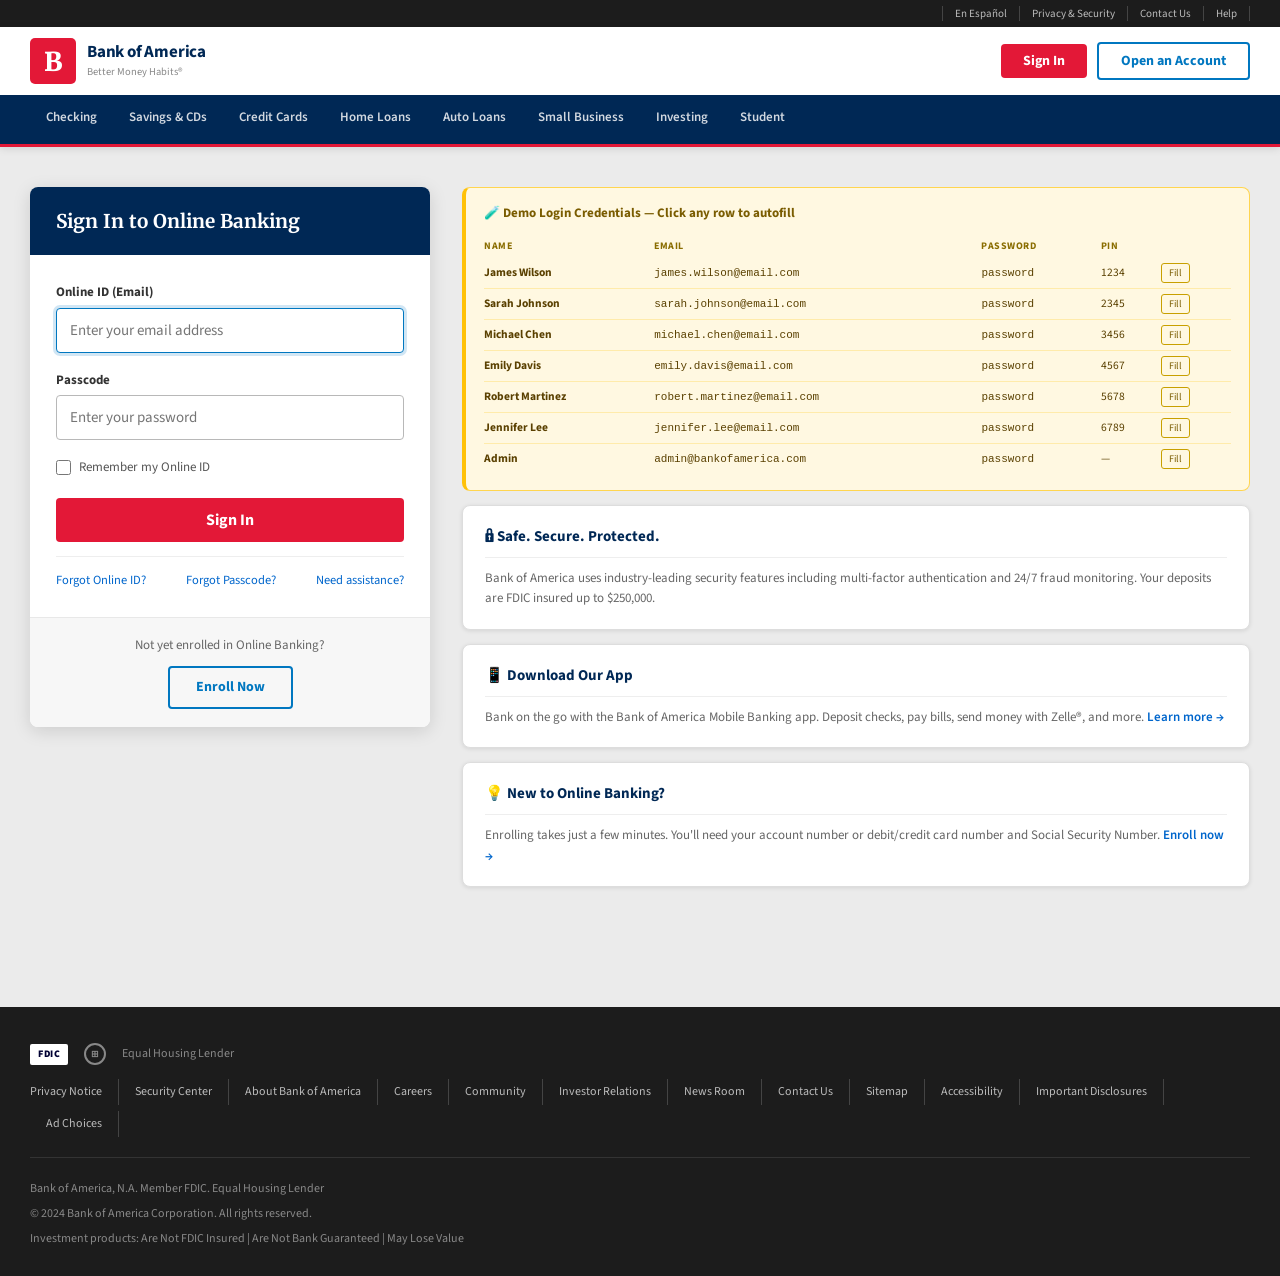
<file: dashboard.html>
<!DOCTYPE html>
<html lang="en">
<head>
  <meta charset="UTF-8">
  <meta name="viewport" content="width=device-width, initial-scale=1.0">
  <title>Accounts Overview | Bank of America Online Banking</title>
  <link rel="stylesheet" href="css/style.css">
  <style>
    body { background: #ebebeb; }
    /* ─── App Header ─────────────────────────────── */
    .app-shell { display: flex; flex-direction: column; min-height: 100vh; }
    .bank-header {
      background: var(--navy);
      color: #fff;
      position: sticky; top: 0; z-index: 200;
      box-shadow: 0 2px 10px rgba(0,0,0,0.3);
    }
    .bh-top {
      background: #111;
      padding: 4px 0;
      font-size: 11px;
      color: #aaa;
    }
    .bh-top .container { display: flex; justify-content: space-between; align-items: center; }
    .bh-top a { color: #bbb; font-size: 11px; padding: 0 10px; border-right: 1px solid #333; }
    .bh-top a:last-child { border-right: none; }
    .bh-top a:hover { color: #fff; text-decoration: none; }
    .bh-main { padding: 0; }
    .bh-main .container { display: flex; align-items: center; justify-content: space-between; height: 58px; }
    .bh-logo { display: flex; align-items: center; gap: 10px; text-decoration: none !important; }
    .bh-logo-box {
      background: var(--red);
      width: 36px; height: 36px;
      border-radius: 4px;
      display: flex; align-items: center; justify-content: center;
      font-size: 20px; font-weight: 900; color: #fff;
      font-family: var(--font-serif);
    }
    .bh-logo-text { color: #fff; line-height: 1.2; }
    .bh-logo-text strong { display: block; font-size: 15px; font-weight: 700; }
    .bh-logo-text span  { font-size: 10px; color: rgba(255,255,255,0.55); }
    .bh-user { display: flex; align-items: center; gap: 14px; }
    .bh-user span { font-size: 13px; color: rgba(255,255,255,0.85); }
    .btn-so { background: var(--red); color: #fff; border: none; padding: 6px 14px; border-radius: 3px; font-size: 12px; font-weight: 700; cursor: pointer; font-family: var(--font-body); }
    .btn-so:hover { background: var(--dark-red); }
    .bh-nav { background: #002040; border-top: 1px solid rgba(255,255,255,0.08); }
    .bh-nav .container { display: flex; }
    .bh-nav a {
      color: rgba(255,255,255,0.78);
      font-size: 13px; font-weight: 600;
      padding: 11px 16px;
      display: block;
      border-bottom: 3px solid transparent;
      transition: all 0.14s;
      text-decoration: none !important;
      white-space: nowrap;
    }
    .bh-nav a:hover, .bh-nav a.active {
      color: #fff;
      background: rgba(255,255,255,0.07);
      border-bottom-color: var(--red);
    }

    /* ─── Layout ─────────────────────────────────── */
    .content { flex: 1; padding: 24px 0 48px; }
    .dash-grid { display: grid; grid-template-columns: 1fr 296px; gap: 20px; }

    /* ─── Greeting ───────────────────────────────── */
    .greet-bar {
      background: #fff;
      border: 1px solid #ddd;
      border-radius: var(--radius-lg);
      padding: 14px 18px;
      margin-bottom: 16px;
      display: flex;
      align-items: center;
      justify-content: space-between;
      animation: fadeUp 0.35s ease both;
    }
    .greet-text strong { font-size: 17px; color: var(--navy); display: block; }
    .greet-text span { font-size: 12px; color: #aaa; margin-top: 2px; display: block; }

    /* ─── Account card ───────────────────────────── */
    .acct-card {
      background: #fff;
      border: 1px solid #ddd;
      border-radius: var(--radius-lg);
      overflow: hidden;
      margin-bottom: 16px;
      box-shadow: var(--shadow-sm);
      animation: fadeUp 0.35s 0.05s ease both;
    }
    .acct-head {
      background: var(--navy);
      color: #fff;
      padding: 14px 18px;
      display: flex;
      align-items: center;
      justify-content: space-between;
    }
    .acct-head h2 { font-size: 15px; font-weight: 700; margin: 0; }
    .acct-head-badge {
      background: rgba(255,255,255,0.18);
      padding: 3px 10px;
      border-radius: 10px;
      font-size: 11px;
    }
    .acct-body { padding: 20px 18px; }
    .balance-row { display: grid; grid-template-columns: 1fr 1fr; gap: 20px; margin-bottom: 18px; }
    .bal-item label { font-size: 10.5px; text-transform: uppercase; letter-spacing: 0.07em; color: #999; display: block; margin-bottom: 4px; }
    .bal-amount { font-size: 30px; font-weight: 700; color: var(--navy); font-family: var(--font-serif); }
    .bal-amount.green { color: #1a6e1a; }
    .acct-meta { display: grid; grid-template-columns: repeat(3,1fr); gap: 12px; padding: 14px 0; border-top: 1px solid #eee; border-bottom: 1px solid #eee; margin-bottom: 16px; }
    .meta-it label { font-size: 10px; color: #aaa; text-transform: uppercase; letter-spacing: 0.05em; display: block; margin-bottom: 2px; }
    .meta-it span  { font-size: 13px; color: #333; font-weight: 700; }
    .acct-actions { display: flex; gap: 10px; flex-wrap: wrap; }
    .act-btn {
      display: inline-flex; align-items: center; gap: 6px;
      border: 1.5px solid var(--mid-blue);
      color: var(--mid-blue);
      background: #fff;
      padding: 8px 16px;
      border-radius: var(--radius);
      font-size: 13px;
      font-weight: 700;
      text-decoration: none !important;
      transition: all 0.15s;
      cursor: pointer;
      font-family: var(--font-body);
    }
    .act-btn:hover { background: var(--mid-blue); color: #fff; }
    .act-btn.primary { background: var(--mid-blue); color: #fff; }
    .act-btn.primary:hover { background: #005fa3; }

    /* ─── Transactions ───────────────────────────── */
    .tx-table { width: 100%; border-collapse: collapse; }
    .tx-table th { text-align: left; padding: 9px 13px; font-size: 10px; text-transform: uppercase; letter-spacing: 0.06em; color: #aaa; border-bottom: 2px solid #f0f0f0; font-weight: 700; white-space: nowrap; }
    .tx-table td { padding: 11px 13px; border-bottom: 1px solid #f5f5f5; font-size: 13px; vertical-align: middle; }
    .tx-table tr:hover td { background: #f8fbff; }
    .tx-icon-cell { width: 40px; }
    .tx-icon { width: 34px; height: 34px; border-radius: 50%; display: flex; align-items: center; justify-content: center; font-size: 15px; }
    .tx-credit-bg { background: #e8f5e9; }
    .tx-debit-bg  { background: #fdecea; }
    .tx-desc { font-weight: 600; color: #222; line-height: 1.3; }
    .tx-sub { font-size: 11px; color: #bbb; margin-top: 2px; }
    .tx-date { font-size: 12px; color: #888; white-space: nowrap; }
    .tx-amount { font-weight: 700; white-space: nowrap; text-align: right; }
    .tx-bal { font-size: 11px; color: #bbb; text-align: right; white-space: nowrap; }
    .status-chip { display: inline-block; padding: 2px 8px; border-radius: 9px; font-size: 10px; font-weight: 700; }
    .status-completed { background: #e8f5e9; color: #2e7d32; }
    .status-pending   { background: #fff8e1; color: #7a5c00; }

    /* ─── Sidebar ────────────────────────────────── */
    .sidebar-card {
      background: #fff; border: 1px solid #ddd; border-radius: var(--radius-lg);
      overflow: hidden; margin-bottom: 14px; box-shadow: var(--shadow-sm);
    }
    .sidebar-card-head {
      background: #f7f7f7; border-bottom: 1px solid #eee;
      padding: 11px 14px; font-size: 13px; font-weight: 700; color: var(--navy);
    }
    .sidebar-card-body { padding: 14px; }
    .profile-center { text-align: center; padding: 12px 0; }
    .avatar {
      width: 60px; height: 60px; background: var(--navy);
      border-radius: 50%; display: flex; align-items: center; justify-content: center;
      margin: 0 auto 12px; font-size: 24px; font-weight: 700; color: #fff;
    }
    .profile-name { font-weight: 700; font-size: 15px; color: var(--navy); }
    .profile-email { font-size: 12px; color: #aaa; margin-top: 2px; }
    .profile-details { border-top: 1px solid #eee; padding-top: 12px; margin-top: 12px; }
    .pd-row { display: flex; justify-content: space-between; font-size: 12px; padding: 4px 0; }
    .pd-label { color: #aaa; }
    .pd-val { font-weight: 700; color: #333; }
    .qact {
      display: flex; align-items: center; gap: 10px;
      padding: 9px 0; border-bottom: 1px solid #f5f5f5;
      font-size: 13px; color: var(--link-blue); text-decoration: none !important;
      transition: padding-left 0.15s;
      cursor: pointer;
    }
    .qact:last-child { border-bottom: none; }
    .qact:hover { padding-left: 6px; text-decoration: none; }
    .qact-icon { width: 32px; height: 32px; background: #e8f4fd; border-radius: 50%; display: flex; align-items: center; justify-content: center; font-size: 14px; flex-shrink: 0; }
    .tip { display: flex; gap: 10px; padding: 7px 0; font-size: 12px; color: #666; border-bottom: 1px solid #f5f5f5; line-height: 1.45; }
    .tip:last-child { border-bottom: none; }
    .fdic-note { background: #f9f9f9; border: 1px solid #eee; border-radius: var(--radius-lg); padding: 12px 14px; font-size: 11px; color: #999; line-height: 1.6; }

    /* ─── PIN section ───────────────────────────── */
    .pin-inputs { display: flex; gap: 10px; }
    .pin-d {
      width: 52px; height: 58px;
      border: 2px solid #ccc; border-radius: var(--radius-lg);
      text-align: center; font-size: 26px; font-weight: 700;
      color: var(--navy); background: #fff;
      transition: border-color 0.15s;
      caret-color: transparent;
    }
    .pin-d:focus { outline: none; border-color: var(--mid-blue); box-shadow: 0 0 0 3px rgba(0,119,192,0.18); }
    .pin-d.filled { border-color: var(--navy); }

    @media (max-width: 900px) { .dash-grid { grid-template-columns: 1fr; } .acct-meta { grid-template-columns: 1fr 1fr; } }
    @media (max-width: 580px) { .balance-row { grid-template-columns: 1fr; } .bal-amount { font-size: 24px; } }
  </style>
</head>
<body>

<!-- App Header -->
<div class="bank-header">
  <div class="bh-top">
    <div class="container">
      <span>Online Banking</span>
      <div><a href="#">Help</a><a href="#">Security Center</a><a href="#">Contact</a></div>
    </div>
  </div>
  <div class="bh-main">
    <div class="container">
      <a href="dashboard.html" class="bh-logo">
        <div class="bh-logo-box">B</div>
        <div class="bh-logo-text"><strong>Bank of America</strong><span>Online Banking</span></div>
      </a>
      <div class="bh-user">
        <span id="welcome-msg"></span>
        <button class="btn-so" onclick="handleLogout()">Sign Out</button>
      </div>
    </div>
  </div>
  <div class="bh-nav">
    <div class="container">
      <a href="dashboard.html" class="active">Accounts</a>
      <a href="transfer.html">Transfer &amp; Pay</a>
      <a href="activity.html">Activity</a>
      <a href="#security-section">Security</a>
      <a href="#">Messages</a>
      <a href="#">More</a>
    </div>
  </div>
</div>

<main class="content">
  <div class="container">

    <div id="alerts-area"></div>

    <!-- Greeting -->
    <div class="greet-bar">
      <div class="greet-text">
        <strong id="greet-line"></strong>
        <span id="date-line"></span>
      </div>
      <div style="font-size:24px;">👋</div>
    </div>

    <div class="dash-grid">
      <!-- LEFT -->
      <div>
        <!-- Account Card -->
        <div class="acct-card">
          <div class="acct-head">
            <h2 id="acct-type">Advantage Banking</h2>
            <span class="acct-head-badge">Checking</span>
          </div>
          <div class="acct-body">
            <div class="balance-row">
              <div class="bal-item">
                <label>Current Balance</label>
                <div class="bal-amount" id="current-bal">—</div>
              </div>
              <div class="bal-item">
                <label>Available Balance</label>
                <div class="bal-amount green" id="avail-bal">—</div>
              </div>
            </div>
            <div class="acct-meta">
              <div class="meta-it"><label>Account Number</label><span id="acct-num">—</span></div>
              <div class="meta-it"><label>Routing Number</label><span id="routing-num">—</span></div>
              <div class="meta-it"><label>Member Since</label><span id="member-since">—</span></div>
            </div>
            <div class="acct-actions">
              <a href="transfer.html" class="act-btn primary">💸 Transfer Money</a>
              <a href="activity.html" class="act-btn">📋 View All Activity</a>
              <a href="#security-section" class="act-btn">🔒 Change PIN</a>
              <a href="#" class="act-btn">📄 Statements</a>
            </div>
          </div>
        </div>

        <!-- Recent Transactions -->
        <div class="acct-card">
          <div class="acct-head">
            <h2>Recent Transactions</h2>
            <a href="activity.html" style="color:rgba(255,255,255,0.75);font-size:12px;">View all →</a>
          </div>
          <div id="tx-container" style="overflow:auto;"></div>
        </div>

        <!-- Security / PIN -->
        <div class="acct-card" id="security-section">
          <div class="acct-head"><h2>🔒 Security Settings</h2></div>
          <div class="acct-body">
            <div style="max-width:380px;">
              <p style="font-size:13px;color:#666;margin-bottom:18px;">Update your 4-digit banking PIN. Your PIN is required to authorize all transfers.</p>
              <div id="pin-alert" style="display:none;"></div>
              <div class="form-group">
                <label class="form-label">Current PIN</label>
                <div class="pin-inputs">
                  <input class="pin-d" type="password" maxlength="1" inputmode="numeric" data-idx="0" data-group="cur">
                  <input class="pin-d" type="password" maxlength="1" inputmode="numeric" data-idx="1" data-group="cur">
                  <input class="pin-d" type="password" maxlength="1" inputmode="numeric" data-idx="2" data-group="cur">
                  <input class="pin-d" type="password" maxlength="1" inputmode="numeric" data-idx="3" data-group="cur">
                </div>
              </div>
              <div class="form-group">
                <label class="form-label">New PIN</label>
                <div class="pin-inputs">
                  <input class="pin-d" type="password" maxlength="1" inputmode="numeric" data-idx="0" data-group="new">
                  <input class="pin-d" type="password" maxlength="1" inputmode="numeric" data-idx="1" data-group="new">
                  <input class="pin-d" type="password" maxlength="1" inputmode="numeric" data-idx="2" data-group="new">
                  <input class="pin-d" type="password" maxlength="1" inputmode="numeric" data-idx="3" data-group="new">
                </div>
              </div>
              <div class="form-group">
                <label class="form-label">Confirm New PIN</label>
                <div class="pin-inputs">
                  <input class="pin-d" type="password" maxlength="1" inputmode="numeric" data-idx="0" data-group="conf">
                  <input class="pin-d" type="password" maxlength="1" inputmode="numeric" data-idx="1" data-group="conf">
                  <input class="pin-d" type="password" maxlength="1" inputmode="numeric" data-idx="2" data-group="conf">
                  <input class="pin-d" type="password" maxlength="1" inputmode="numeric" data-idx="3" data-group="conf">
                </div>
              </div>
              <button class="act-btn primary" onclick="changePin()">Update PIN</button>
            </div>
          </div>
        </div>
      </div>

      <!-- SIDEBAR -->
      <div>
        <!-- Profile -->
        <div class="sidebar-card">
          <div class="sidebar-card-head">My Profile</div>
          <div class="sidebar-card-body">
            <div class="profile-center">
              <div class="avatar" id="sb-avatar">JW</div>
              <div class="profile-name" id="sb-name">—</div>
              <div class="profile-email" id="sb-email">—</div>
            </div>
            <div class="profile-details">
              <div class="pd-row"><span class="pd-label">Phone</span><span class="pd-val" id="sb-phone">—</span></div>
              <div class="pd-row"><span class="pd-label">Location</span><span class="pd-val" id="sb-location">—</span></div>
              <div class="pd-row"><span class="pd-label">Account</span><span class="pd-val" id="sb-acct-type">—</span></div>
              <div class="pd-row"><span class="pd-label">Status</span><span class="pd-val" style="color:#1a7a1a;">● Active</span></div>
            </div>
          </div>
        </div>

        <!-- Quick Actions -->
        <div class="sidebar-card">
          <div class="sidebar-card-head">Quick Actions</div>
          <div class="sidebar-card-body" style="padding:8px 14px;">
            <a href="transfer.html" class="qact"><div class="qact-icon">💸</div>Transfer Money</a>
            <a href="activity.html" class="qact"><div class="qact-icon">📋</div>View Activity</a>
            <a href="#" class="qact"><div class="qact-icon">📊</div>View Statements</a>
            <a href="#" class="qact"><div class="qact-icon">💳</div>Manage Cards</a>
            <a href="#security-section" class="qact"><div class="qact-icon">🔒</div>Change PIN</a>
          </div>
        </div>

        <!-- Security Tips -->
        <div class="sidebar-card">
          <div class="sidebar-card-head">🛡️ Security Center</div>
          <div class="sidebar-card-body" style="padding:10px 14px;">
            <div class="tip"><span>✅</span>256-bit encryption protects your account</div>
            <div class="tip"><span>⚠️</span>Never share your PIN or password with anyone</div>
            <div class="tip"><span>🔔</span>Set up alerts to monitor your account activity</div>
            <div class="tip"><span>📱</span>Use the mobile app for secure on-the-go banking</div>
          </div>
        </div>

        <!-- FDIC -->
        <div class="fdic-note">
          <strong style="color:#555;">FDIC Insured</strong><br>
          Bank of America, N.A. Member FDIC.<br>
          Deposits insured up to $250,000 per depositor.<br>
          <span style="color:var(--link-blue);">Equal Housing Lender ⊞</span>
        </div>
      </div>
    </div>
  </div>
</main>

<footer style="background:#1c1c1c;color:#aaa;font-size:12px;padding:20px;text-align:center;margin-top:0;">
  <p>Bank of America, N.A. Member FDIC. Equal Housing Lender | © 2024 Bank of America Corporation. All rights reserved.</p>
</footer>

<script src="js/shared.js"></script>
<script>
  if (!Auth.requireCustomer()) {}

  const user = DB.fullUser();
  if (!user) { window.location.href = 'login.html'; }

  // Check for success message
  const successMsg = sessionStorage.getItem('boa_success');
  if (successMsg) {
    document.getElementById('alerts-area').innerHTML = `<div class="alert alert-success">✓ ${successMsg}</div>`;
    sessionStorage.removeItem('boa_success');
  }

  // Greet
  const firstName = user.name.split(' ')[0];
  document.getElementById('greet-line').textContent = `${Fmt.greet()}, ${firstName}`;
  document.getElementById('date-line').textContent =
    new Date().toLocaleDateString('en-US',{weekday:'long',year:'numeric',month:'long',day:'numeric'}) +
    ' · Last login: ' + new Date(Date.now()-7200000).toLocaleTimeString('en-US',{hour:'numeric',minute:'2-digit'}) + ' ET';
  document.getElementById('welcome-msg').textContent = `Welcome, ${user.name}`;

  // Account info
  document.getElementById('acct-type').textContent   = user.accountType;
  document.getElementById('current-bal').textContent  = Fmt.money(user.balance);
  document.getElementById('avail-bal').textContent    = Fmt.money(user.availableBalance);
  document.getElementById('acct-num').textContent     = Fmt.maskAccount(user.accountNumber);
  document.getElementById('routing-num').textContent  = user.routingNumber;
  document.getElementById('member-since').textContent = new Date(user.memberSince).toLocaleDateString('en-US',{month:'short',year:'numeric'});

  // Sidebar
  document.getElementById('sb-avatar').textContent   = Fmt.initials(user.name);
  document.getElementById('sb-name').textContent     = user.name;
  document.getElementById('sb-email').textContent    = user.email;
  document.getElementById('sb-phone').textContent    = user.phone || '—';
  document.getElementById('sb-location').textContent = user.city ? `${user.city}, ${user.state}` : '—';
  document.getElementById('sb-acct-type').textContent= user.accountType;

  // Recent transactions (last 5)
  const txs = user.transactions.slice(0, 5);
  if (txs.length === 0) {
    document.getElementById('tx-container').innerHTML = '<div style="padding:36px;text-align:center;color:#bbb;">No transactions yet.</div>';
  } else {
    let html = `<table class="tx-table"><thead><tr><th class="tx-icon-cell"></th><th>Description</th><th>Date</th><th>Status</th><th style="text-align:right;">Amount</th></tr></thead><tbody>`;
    txs.forEach(tx => {
      const isCredit = tx.type === 'credit';
      html += `<tr>
        <td class="tx-icon-cell"><div class="tx-icon ${isCredit?'tx-credit-bg':'tx-debit-bg'}">${Fmt.categoryIcon(tx.category)}</div></td>
        <td><div class="tx-desc">${tx.description}</div>${tx.counterparty?`<div class="tx-sub">${tx.counterparty}</div>`:''}</td>
        <td class="tx-date">${Fmt.date(tx.date)}</td>
        <td><span class="status-chip status-${tx.status}">${tx.status.charAt(0).toUpperCase()+tx.status.slice(1)}</span></td>
        <td class="tx-amount ${isCredit?'amt-credit':'amt-debit'}">${isCredit?'+':'-'}${Fmt.money(tx.amount)}<div class="tx-bal">Bal: ${Fmt.money(tx.balanceAfter)}</div></td>
      </tr>`;
    });
    html += '</tbody></table>';
    document.getElementById('tx-container').innerHTML = html;
  }

  // PIN inputs
  document.querySelectorAll('.pin-d').forEach(d => {
    d.addEventListener('input', e => {
      d.value = d.value.replace(/\D/g,'').slice(-1);
      d.classList.toggle('filled', !!d.value);
      const idx = parseInt(d.dataset.idx);
      const grp = d.dataset.group;
      if (d.value && idx < 3) {
        document.querySelector(`.pin-d[data-group="${grp}"][data-idx="${idx+1}"]`).focus();
      }
    });
    d.addEventListener('keydown', e => {
      if (e.key === 'Backspace' && !d.value) {
        const idx = parseInt(d.dataset.idx);
        if (idx > 0) {
          const prev = document.querySelector(`.pin-d[data-group="${d.dataset.group}"][data-idx="${idx-1}"]`);
          prev.value = ''; prev.classList.remove('filled'); prev.focus();
        }
      }
    });
  });

  function getPin(group) {
    return [...document.querySelectorAll(`.pin-d[data-group="${group}"]`)].map(d=>d.value).join('');
  }

  function changePin() {
    const cur  = getPin('cur');
    const nw   = getPin('new');
    const conf = getPin('conf');
    const alertEl = document.getElementById('pin-alert');
    alertEl.style.display = 'none';

    if (cur.length < 4 || nw.length < 4 || conf.length < 4) {
      alertEl.className = 'alert alert-danger'; alertEl.textContent = 'Please fill in all PIN fields.'; alertEl.style.display = 'flex'; return;
    }
    const freshUser = DB.fullUser();
    if (cur !== freshUser.pin) {
      alertEl.className = 'alert alert-danger'; alertEl.textContent = 'Current PIN is incorrect.'; alertEl.style.display = 'flex'; return;
    }
    if (nw !== conf) {
      alertEl.className = 'alert alert-danger'; alertEl.textContent = 'New PINs do not match.'; alertEl.style.display = 'flex'; return;
    }
    DB.updateUser(user.id, { pin: nw });
    alertEl.className = 'alert alert-success'; alertEl.textContent = '✓ Your PIN has been updated successfully.'; alertEl.style.display = 'flex';
    document.querySelectorAll('.pin-d').forEach(d => { d.value=''; d.classList.remove('filled'); });
  }
</script>
</body>
</html>
</file>
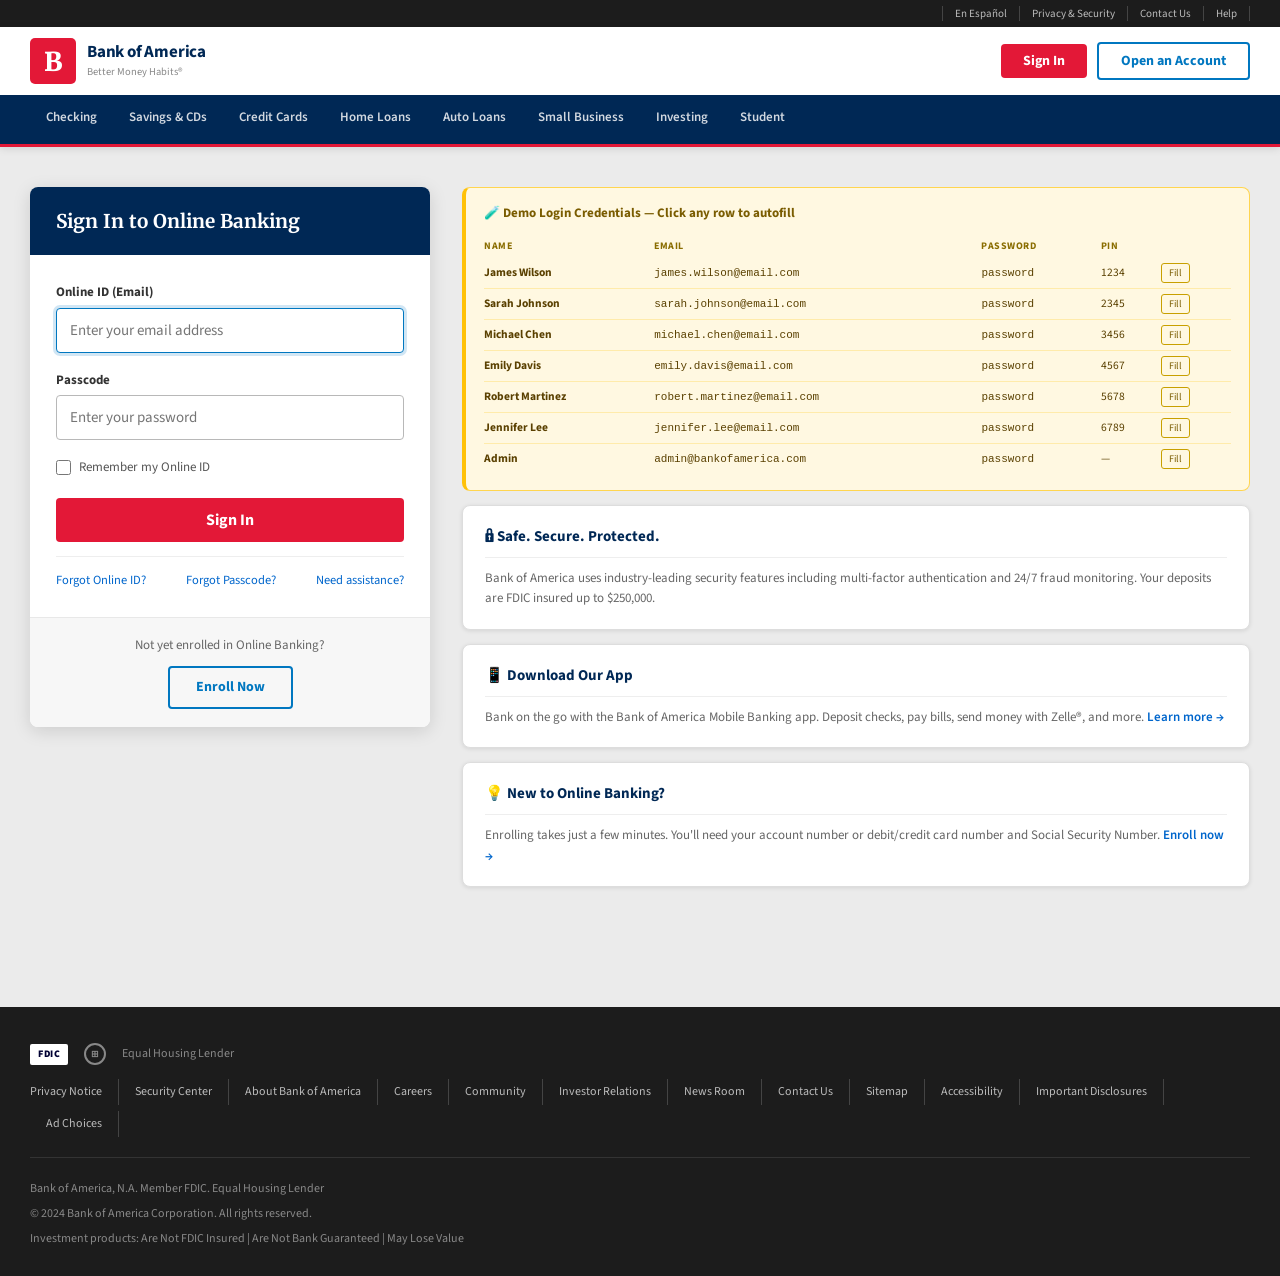
<file: login.html>
<!DOCTYPE html>
<html lang="en">
<head>
  <meta charset="UTF-8">
  <meta name="viewport" content="width=device-width, initial-scale=1.0">
  <title>Sign In to Online Banking | Bank of America</title>
  <link rel="stylesheet" href="css/style.css">
  <style>
    body { background: #ebebeb; }
    .login-page { padding: 40px 0 60px; min-height: calc(100vh - 200px); }
    .login-grid {
      display: grid;
      grid-template-columns: 400px 1fr;
      gap: 32px;
      align-items: start;
    }
    /* Left: login card */
    .login-card {
      background: #fff;
      border-radius: var(--radius-lg);
      overflow: hidden;
      box-shadow: var(--shadow-md);
      animation: fadeUp 0.4s ease both;
    }
    .login-card-head {
      background: var(--navy);
      color: #fff;
      padding: 20px 26px;
      font-family: var(--font-serif);
      font-size: 19px;
      font-weight: 700;
    }
    .login-card-body { padding: 28px 26px; }
    .error-box {
      background: #fdecea;
      border: 1px solid #ef9a9a;
      border-left: 4px solid var(--red);
      border-radius: var(--radius);
      padding: 12px 15px;
      font-size: 13px;
      color: #b71c1c;
      margin-bottom: 18px;
      display: none;
    }
    .field { margin-bottom: 18px; }
    .field label { display: block; font-size: 13px; font-weight: 700; color: #333; margin-bottom: 5px; }
    .field input {
      width: 100%;
      border: 1.5px solid #b8b8b8;
      border-radius: var(--radius);
      padding: 11px 13px;
      font-size: 15px;
      font-family: var(--font-body);
      color: #222;
      transition: border-color 0.15s, box-shadow 0.15s;
    }
    .field input:focus { outline: none; border-color: var(--mid-blue); box-shadow: 0 0 0 3px rgba(0,119,192,0.18); }
    .field input.shake { animation: shake 0.4s ease; }
    @keyframes shake { 0%,100%{transform:translateX(0)} 20%,60%{transform:translateX(-5px)} 40%,80%{transform:translateX(5px)} }
    .remember-row { display: flex; align-items: center; gap: 8px; margin-bottom: 20px; font-size: 13px; color: #555; }
    .remember-row input { width: 15px; height: 15px; accent-color: var(--red); }
    .help-links { display: flex; justify-content: space-between; margin-top: 14px; padding-top: 14px; border-top: 1px solid #eee; font-size: 12.5px; }
    .help-links a { color: var(--link-blue); }
    .enroll-foot {
      background: #f7f7f7;
      border-top: 1px solid #e8e8e8;
      padding: 18px 26px;
      text-align: center;
    }
    .enroll-foot p { font-size: 13px; color: #666; margin-bottom: 10px; }
    .btn-enroll {
      display: inline-block;
      border: 2px solid var(--mid-blue);
      color: var(--mid-blue);
      padding: 9px 26px;
      border-radius: var(--radius);
      font-size: 14px;
      font-weight: 700;
      transition: all 0.18s;
      text-decoration: none !important;
    }
    .btn-enroll:hover { background: var(--mid-blue); color: #fff; }

    /* Right: info panels */
    .info-stack { display: flex; flex-direction: column; gap: 14px; animation: fadeUp 0.4s 0.1s ease both; }
    .info-panel {
      background: #fff;
      border-radius: var(--radius-lg);
      padding: 20px 22px;
      border: 1px solid #ddd;
      box-shadow: var(--shadow-sm);
    }
    .info-panel h4 { font-size: 15px; font-weight: 700; color: var(--navy); margin-bottom: 10px; padding-bottom: 8px; border-bottom: 1px solid #eee; }
    .info-panel p  { font-size: 13px; color: #666; line-height: 1.6; }
    .info-panel a  { color: var(--link-blue); font-weight: 600; }

    /* Demo credentials table */
    .demo-box {
      background: #fff8e1;
      border: 1px solid #ffd54f;
      border-left: 4px solid #ffc107;
      border-radius: var(--radius-lg);
      padding: 16px 18px;
    }
    .demo-box h4 { font-size: 13px; font-weight: 700; color: #7a5c00; margin-bottom: 12px; }
    .demo-table { width: 100%; border-collapse: collapse; font-size: 11.5px; }
    .demo-table th { color: #8a6d00; text-align: left; padding: 4px 8px 4px 0; font-weight: 700; text-transform: uppercase; font-size: 10px; letter-spacing: 0.05em; }
    .demo-table td { color: #5a4000; padding: 5px 8px 5px 0; border-bottom: 1px solid rgba(255,193,7,0.25); }
    .demo-table tr:last-child td { border-bottom: none; }
    .demo-table td:nth-child(2), .demo-table td:nth-child(3) { font-family: monospace; font-size: 11px; }
    .fill-btn {
      background: none; border: 1px solid #c8a000; border-radius: 3px; color: #7a5c00;
      font-size: 10px; padding: 2px 7px; cursor: pointer; transition: all 0.15s; font-family: var(--font-body);
    }
    .fill-btn:hover { background: #ffc107; color: #fff; border-color: #ffc107; }

    @media (max-width: 820px) {
      .login-grid { grid-template-columns: 1fr; }
      .info-stack .demo-box { order: -1; }
    }
  </style>
</head>
<body>

<div id="page-header"></div>

<main class="login-page">
  <div class="container">
    <div class="login-grid">

      <!-- Login Card -->
      <div class="login-card">
        <div class="login-card-head">Sign In to Online Banking</div>
        <div class="login-card-body">
          <div class="error-box" id="login-error">The information you entered doesn't match our records. Please try again.</div>

          <div class="field">
            <label for="email">Online ID (Email)</label>
            <input type="email" id="email" placeholder="Enter your email address" autocomplete="email" autofocus>
          </div>
          <div class="field">
            <label for="password">Passcode</label>
            <input type="password" id="password" placeholder="Enter your password" autocomplete="current-password">
          </div>
          <div class="remember-row">
            <input type="checkbox" id="remember">
            <label for="remember">Remember my Online ID</label>
          </div>
          <button class="btn btn-red btn-full btn-lg" id="sign-in-btn" onclick="doLogin()">Sign In</button>
          <div class="help-links">
            <a href="#">Forgot Online ID?</a>
            <a href="#">Forgot Passcode?</a>
            <a href="#">Need assistance?</a>
          </div>
        </div>
        <div class="enroll-foot">
          <p>Not yet enrolled in Online Banking?</p>
          <a href="#" class="btn-enroll">Enroll Now</a>
        </div>
      </div>

      <!-- Right info + demo -->
      <div class="info-stack">
        <div class="demo-box">
          <h4>🧪 Demo Login Credentials — Click any row to autofill</h4>
          <table class="demo-table">
            <thead><tr><th>Name</th><th>Email</th><th>Password</th><th>PIN</th><th></th></tr></thead>
            <tbody id="demo-tbody"></tbody>
          </table>
        </div>
        <div class="info-panel">
          <h4>🔒 Safe. Secure. Protected.</h4>
          <p>Bank of America uses industry-leading security features including multi-factor authentication and 24/7 fraud monitoring. Your deposits are FDIC insured up to $250,000.</p>
        </div>
        <div class="info-panel">
          <h4>📱 Download Our App</h4>
          <p>Bank on the go with the Bank of America Mobile Banking app. Deposit checks, pay bills, send money with Zelle®, and more. <a href="#">Learn more →</a></p>
        </div>
        <div class="info-panel">
          <h4>💡 New to Online Banking?</h4>
          <p>Enrolling takes just a few minutes. You'll need your account number or debit/credit card number and Social Security Number. <a href="#">Enroll now →</a></p>
        </div>
      </div>
    </div>
  </div>
</main>

<div id="page-footer"></div>

<script src="js/shared.js"></script>
<script>
  document.getElementById('page-header').innerHTML = renderPublicHeader();
  document.getElementById('page-footer').innerHTML = renderFooter();

  // Redirect if already logged in
  if (Auth.check()) {
    window.location.href = Auth.isAdmin() ? 'admin-dashboard.html' : 'dashboard.html';
  }

  // Build demo table
  const users = DB.getUsers();
  const tbody = document.getElementById('demo-tbody');
  users.forEach(u => {
    const tr = document.createElement('tr');
    tr.innerHTML = `<td><strong>${u.name}</strong></td><td>${u.email}</td><td>password</td><td>${u.pin || '—'}</td>
      <td><button class="fill-btn" onclick="fillCreds('${u.email}','password')">Fill</button></td>`;
    tbody.appendChild(tr);
  });

  function fillCreds(email, pass) {
    document.getElementById('email').value = email;
    document.getElementById('password').value = pass;
    document.getElementById('email').focus();
  }

  function doLogin() {
    const email = document.getElementById('email').value.trim();
    const pass  = document.getElementById('password').value;
    const errEl = document.getElementById('login-error');
    const btn   = document.getElementById('sign-in-btn');
    errEl.style.display = 'none';

    btn.textContent = 'Signing in…';
    btn.disabled = true;

    setTimeout(() => {
      const user = DB.getUserByEmail(email);
      if (!user || user.password !== pass) {
        errEl.style.display = 'block';
        ['email','password'].forEach(id => {
          const el = document.getElementById(id);
          el.classList.add('shake');
          setTimeout(() => el.classList.remove('shake'), 500);
        });
        btn.textContent = 'Sign In';
        btn.disabled = false;
        return;
      }
      if (!user.isActive && user.role !== 'admin') {
        errEl.textContent = 'Your account has been deactivated. Please contact customer support.';
        errEl.style.display = 'block';
        btn.textContent = 'Sign In';
        btn.disabled = false;
        return;
      }
      Auth.login(user);
      window.location.href = user.role === 'admin' ? 'admin-dashboard.html' : 'dashboard.html';
    }, 700);
  }

  ['email','password'].forEach(id => {
    document.getElementById(id).addEventListener('keydown', e => { if (e.key === 'Enter') doLogin(); });
  });
</script>
</body>
</html>
</file>
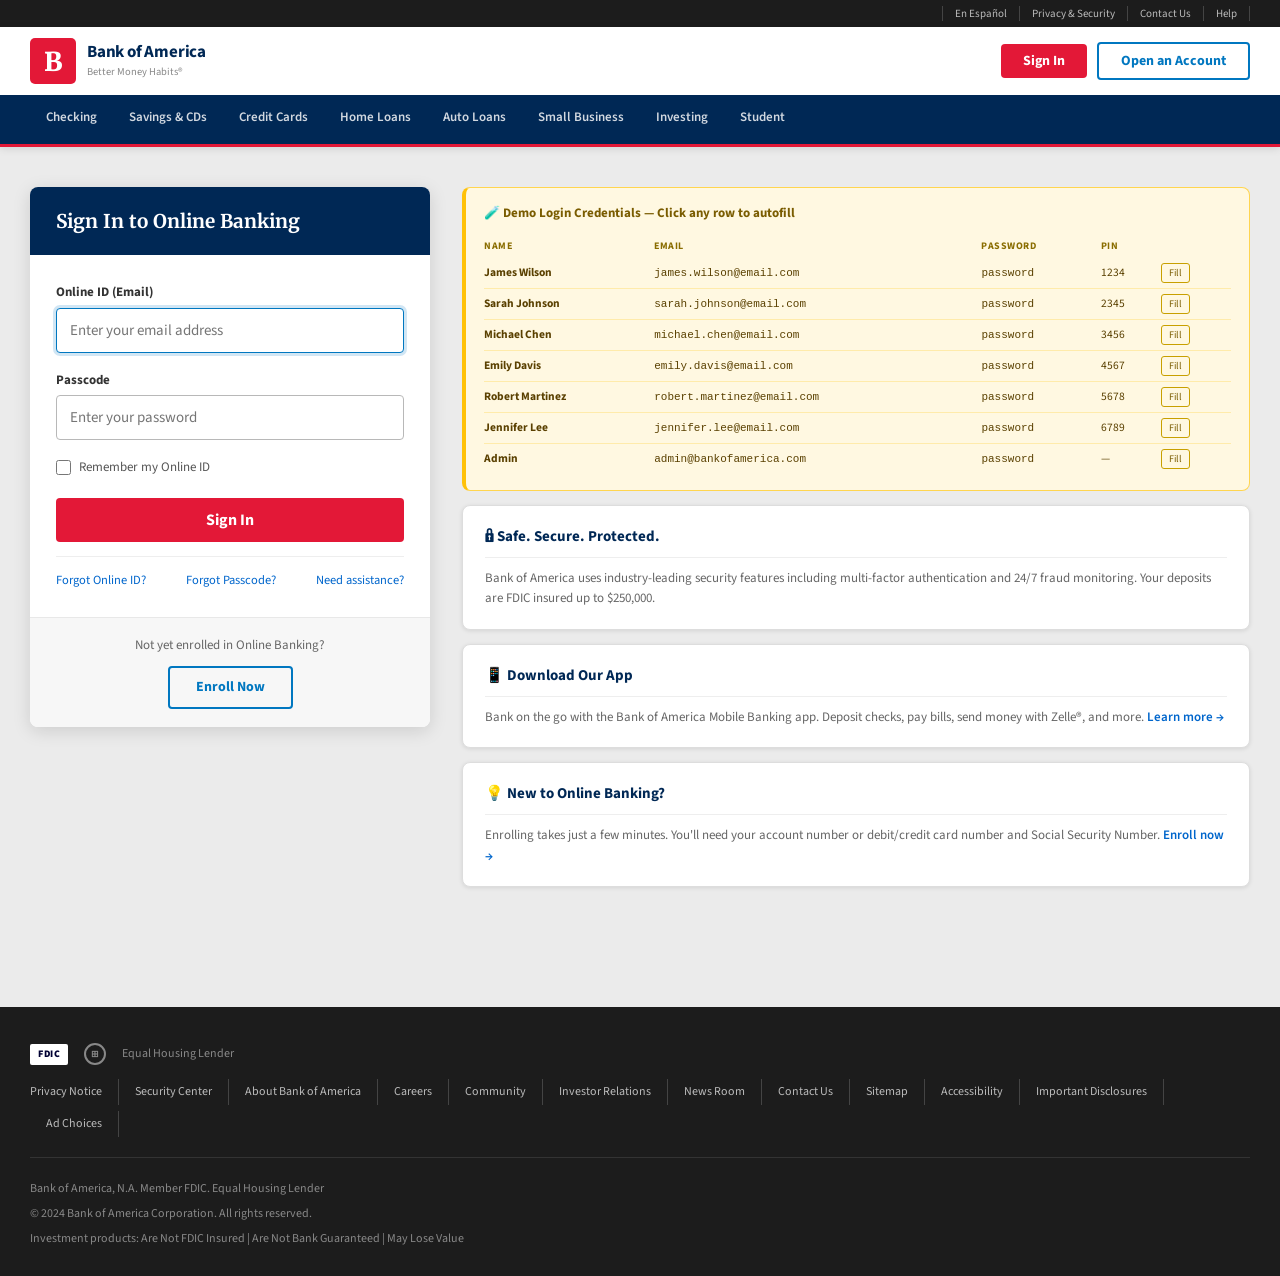
<file: transfer.html>
<!DOCTYPE html>
<html lang="en">
<head>
  <meta charset="UTF-8">
  <meta name="viewport" content="width=device-width, initial-scale=1.0">
  <title>Transfer Money | Bank of America Online Banking</title>
  <link rel="stylesheet" href="css/style.css">
  <style>
    body { background: #ebebeb; }
    .bank-header { background: var(--navy); color: #fff; position: sticky; top: 0; z-index: 200; box-shadow: 0 2px 10px rgba(0,0,0,0.3); }
    .bh-top { background: #111; padding: 4px 0; font-size: 11px; color: #aaa; }
    .bh-top .container { display: flex; justify-content: space-between; align-items: center; }
    .bh-top a { color: #bbb; font-size: 11px; padding: 0 10px; border-right: 1px solid #333; }
    .bh-main .container { display: flex; align-items: center; justify-content: space-between; height: 58px; }
    .bh-logo { display: flex; align-items: center; gap: 10px; text-decoration: none !important; }
    .bh-logo-box { background: var(--red); width: 36px; height: 36px; border-radius: 4px; display: flex; align-items: center; justify-content: center; font-size: 20px; font-weight: 900; color: #fff; font-family: var(--font-serif); }
    .bh-logo-text { color: #fff; line-height: 1.2; }
    .bh-logo-text strong { display: block; font-size: 15px; font-weight: 700; }
    .bh-logo-text span { font-size: 10px; color: rgba(255,255,255,0.55); }
    .bh-user { display: flex; align-items: center; gap: 14px; }
    .bh-user span { font-size: 13px; color: rgba(255,255,255,0.85); }
    .btn-so { background: var(--red); color: #fff; border: none; padding: 6px 14px; border-radius: 3px; font-size: 12px; font-weight: 700; cursor: pointer; font-family: var(--font-body); }
    .bh-nav { background: #002040; border-top: 1px solid rgba(255,255,255,0.08); }
    .bh-nav .container { display: flex; }
    .bh-nav a { color: rgba(255,255,255,0.78); font-size: 13px; font-weight: 600; padding: 11px 16px; display: block; border-bottom: 3px solid transparent; transition: all 0.14s; text-decoration: none !important; }
    .bh-nav a:hover, .bh-nav a.active { color: #fff; background: rgba(255,255,255,0.07); border-bottom-color: var(--red); }

    .content { padding: 28px 0 60px; }
    .page-wrap { max-width: 680px; margin: 0 auto; }

    /* ── STEP indicators ─── */
    .steps {
      display: flex; align-items: center; gap: 0;
      margin-bottom: 24px;
      animation: fadeUp 0.35s ease both;
    }
    .step { display: flex; align-items: center; gap: 8px; flex: 1; }
    .step-num {
      width: 28px; height: 28px; border-radius: 50%;
      display: flex; align-items: center; justify-content: center;
      font-size: 12px; font-weight: 700;
      border: 2px solid #ccc; color: #ccc; background: #fff;
      flex-shrink: 0; transition: all 0.3s;
    }
    .step-num.done   { background: #2e7d32; border-color: #2e7d32; color: #fff; }
    .step-num.active { background: var(--navy); border-color: var(--navy); color: #fff; }
    .step-label { font-size: 12px; color: #aaa; font-weight: 600; }
    .step-label.active { color: var(--navy); }
    .step-line { flex: 1; height: 2px; background: #ddd; margin: 0 8px; }
    .step-line.done { background: #2e7d32; }

    /* ── Transfer form ─── */
    .transfer-card { background: #fff; border: 1px solid #ddd; border-radius: var(--radius-lg); overflow: hidden; box-shadow: var(--shadow-sm); animation: fadeUp 0.4s ease both; }
    .tc-head { background: var(--navy); color: #fff; padding: 18px 22px; }
    .tc-head h2 { font-size: 18px; font-weight: 700; margin: 0 0 4px; }
    .tc-head p { font-size: 13px; color: rgba(255,255,255,0.65); margin: 0; }
    .tc-body { padding: 28px 24px; }

    .from-box {
      background: #f0f5ff; border: 2px solid var(--navy); border-radius: var(--radius-lg);
      padding: 16px 18px; margin-bottom: 24px;
      display: flex; justify-content: space-between; align-items: center;
    }
    .from-label { font-size: 10px; text-transform: uppercase; letter-spacing: 0.07em; color: #888; margin-bottom: 3px; }
    .from-name { font-size: 16px; font-weight: 700; color: var(--navy); }
    .from-num  { font-size: 12px; color: #888; }
    .from-bal-label { font-size: 10px; color: #888; text-align: right; }
    .from-bal-amt   { font-size: 20px; font-weight: 700; color: #1a7a1a; text-align: right; }

    .info-pill {
      background: #e3f2fd; border: 1px solid #90caf9; border-radius: var(--radius);
      padding: 10px 14px; font-size: 12.5px; color: #1565c0;
      display: flex; gap: 8px; align-items: flex-start; margin-bottom: 22px;
    }
    .grid-2 { display: grid; grid-template-columns: 1fr 1fr; gap: 16px; }
    .amount-wrap { position: relative; }
    .amount-wrap span { position: absolute; left: 13px; top: 50%; transform: translateY(-50%); font-size: 20px; color: #777; font-weight: 700; }
    .amount-input { padding-left: 28px !important; font-size: 22px !important; font-weight: 700 !important; color: var(--navy) !important; }
    .form-error-msg { color: var(--red); font-size: 12px; margin-top: 4px; display: none; }
    .btn-row { display: flex; gap: 12px; align-items: center; padding-top: 20px; border-top: 1px solid #eee; margin-top: 4px; }
    .btn-continue { flex: 1; background: var(--red); color: #fff; border: none; padding: 14px; border-radius: var(--radius); font-size: 16px; font-weight: 700; cursor: pointer; font-family: var(--font-body); transition: background 0.2s; }
    .btn-continue:hover { background: var(--dark-red); }
    .btn-cancel { color: var(--link-blue); font-size: 14px; text-decoration: none !important; padding: 12px 16px; border: 1px solid #ccc; border-radius: var(--radius); }
    .btn-cancel:hover { background: #f5f5f5; }

    /* ── Confirm page ─── */
    .confirm-page { display: none; }
    .summary-table { width: 100%; border-collapse: collapse; margin-bottom: 22px; }
    .summary-table td { padding: 11px 0; border-bottom: 1px solid #f0f0f0; font-size: 14px; vertical-align: middle; }
    .summary-table tr:last-child td { border-bottom: none; }
    .summary-table td:first-child { color: #999; width: 44%; font-size: 13px; }
    .summary-table td:last-child { font-weight: 700; color: #222; text-align: right; }
    .summary-table .amt-row td:last-child { font-size: 22px; color: var(--red); }
    .warn-box { background: #fff8e1; border: 1px solid #ffe082; border-radius: var(--radius); padding: 12px 14px; font-size: 12.5px; color: #7a5c00; display: flex; gap: 8px; margin-bottom: 22px; }
    .pin-section { background: #f8f8f8; border: 1px solid #e0e0e0; border-radius: var(--radius-lg); padding: 22px; text-align: center; margin-bottom: 20px; }
    .pin-section h3 { font-size: 15px; font-weight: 700; color: var(--navy); margin: 0 0 6px; }
    .pin-section p { font-size: 13px; color: #888; margin: 0 0 18px; }
    .pin-row { display: flex; gap: 10px; justify-content: center; }
    .pin-d { width: 54px; height: 62px; border: 2px solid #ccc; border-radius: var(--radius-lg); text-align: center; font-size: 28px; font-weight: 700; color: var(--navy); background: #fff; transition: border-color 0.15s; caret-color: transparent; }
    .pin-d:focus { outline: none; border-color: var(--mid-blue); box-shadow: 0 0 0 3px rgba(0,119,192,0.18); }
    .pin-d.filled { border-color: var(--navy); }
    .pin-hint { font-size: 11.5px; color: #aaa; margin-top: 8px; }
    .pin-error { font-size: 13px; color: var(--red); margin-top: 8px; display: none; }

    /* ── Success page ─── */
    .success-page { display: none; }
    .success-banner {
      background: linear-gradient(135deg, #1b5e20 0%, #2e7d32 100%);
      color: #fff; border-radius: var(--radius-lg);
      padding: 36px; text-align: center; margin-bottom: 20px;
      position: relative; overflow: hidden; animation: fadeUp 0.5s ease both;
    }
    .success-banner::before { content:''; position:absolute;top:-50px;right:-50px;width:200px;height:200px;border-radius:50%;background:rgba(255,255,255,0.06); }
    .success-icon { width: 72px; height: 72px; background: rgba(255,255,255,0.2); border-radius: 50%; display: flex; align-items: center; justify-content: center; font-size: 36px; margin: 0 auto 16px; }
    .success-banner h2 { font-size: 26px; font-weight: 700; margin: 0 0 8px; }
    .success-banner .s-amount { font-size: 44px; font-weight: 700; margin: 12px 0 6px; font-family: var(--font-serif); }
    .success-banner p { font-size: 14px; color: rgba(255,255,255,0.78); }
    .receipt-card { background: #fff; border: 1px solid #ddd; border-radius: var(--radius-lg); overflow: hidden; box-shadow: var(--shadow-sm); margin-bottom: 16px; animation: fadeUp 0.5s 0.1s ease both; }
    .receipt-head { background: var(--navy); color: #fff; padding: 14px 20px; display: flex; justify-content: space-between; align-items: center; }
    .receipt-head h3 { font-size: 15px; font-weight: 700; margin: 0; }
    .ref-chip { font-size: 11px; font-family: monospace; background: rgba(255,255,255,0.15); padding: 3px 10px; border-radius: 3px; }
    .receipt-body { padding: 22px; }
    .receipt-row { display: flex; justify-content: space-between; align-items: flex-start; padding: 11px 0; border-bottom: 1px solid #f5f5f5; font-size: 14px; }
    .receipt-row:last-child { border-bottom: none; }
    .receipt-row .rl { color: #999; font-size: 13px; }
    .receipt-row .rv { font-weight: 700; color: #222; text-align: right; }
    .receipt-total { background: #f8f9ff; border: 1px solid #dde8ff; border-radius: var(--radius-lg); padding: 18px; text-align: center; margin-top: 16px; }
    .receipt-total .rt-label { font-size: 11px; color: #aaa; text-transform: uppercase; letter-spacing: 0.07em; margin-bottom: 6px; }
    .receipt-total .rt-amount { font-size: 34px; font-weight: 700; color: var(--navy); font-family: var(--font-serif); }
    .receipt-total .rt-bal { font-size: 13px; color: #1a7a1a; margin-top: 8px; }
    .act-row { display: flex; gap: 12px; margin-top: 20px; flex-wrap: wrap; animation: fadeUp 0.5s 0.2s ease both; }
    .act-row a, .act-row button { flex: 1; text-align: center; padding: 13px; border-radius: var(--radius); font-size: 14px; font-weight: 700; cursor: pointer; font-family: var(--font-body); border: none; }

    /* Confetti */
    .confetti-container { position: fixed; top: 0; left: 0; right: 0; pointer-events: none; z-index: 9999; overflow: hidden; }
    .cdot { position: absolute; border-radius: 2px; animation: cfDrop 2.5s ease-in forwards; }
    @keyframes cfDrop { 0%{transform:translateY(-30px) rotate(0deg);opacity:1} 100%{transform:translateY(110vh) rotate(720deg);opacity:0} }

    @media print {
      .bank-header, .steps, .act-row, .btn-so { display: none !important; }
      body { background: #fff; }
    }
    @media (max-width: 680px) { .grid-2 { grid-template-columns: 1fr; } }
  </style>
</head>
<body>

<!-- Header -->
<div class="bank-header">
  <div class="bh-top">
    <div class="container">
      <span>Online Banking</span>
      <div><a href="#">Help</a><a href="#">Security Center</a><a href="#">Contact</a></div>
    </div>
  </div>
  <div class="bh-main">
    <div class="container">
      <a href="dashboard.html" class="bh-logo">
        <div class="bh-logo-box">B</div>
        <div class="bh-logo-text"><strong>Bank of America</strong><span>Online Banking</span></div>
      </a>
      <div class="bh-user">
        <span id="welcome-msg"></span>
        <button class="btn-so" onclick="handleLogout()">Sign Out</button>
      </div>
    </div>
  </div>
  <div class="bh-nav">
    <div class="container">
      <a href="dashboard.html">Accounts</a>
      <a href="transfer.html" class="active">Transfer &amp; Pay</a>
      <a href="activity.html">Activity</a>
      <a href="dashboard.html#security-section">Security</a>
      <a href="#">Messages</a>
    </div>
  </div>
</div>

<div class="confetti-container" id="confetti"></div>

<main class="content">
  <div class="container">
    <div class="page-wrap">

      <!-- Back link -->
      <div style="margin-bottom:14px;"><a href="dashboard.html" style="font-size:13px;color:var(--link-blue);">← Back to Accounts</a></div>

      <!-- Steps -->
      <div class="steps">
        <div class="step">
          <div class="step-num active" id="s1">1</div>
          <div class="step-label active" id="sl1">Transfer Details</div>
        </div>
        <div class="step-line" id="line1"></div>
        <div class="step">
          <div class="step-num" id="s2">2</div>
          <div class="step-label" id="sl2">Confirm &amp; PIN</div>
        </div>
        <div class="step-line" id="line2"></div>
        <div class="step">
          <div class="step-num" id="s3">3</div>
          <div class="step-label" id="sl3">Success</div>
        </div>
      </div>

      <!-- ── STEP 1: Transfer Form ────────────────────── -->
      <div class="transfer-page" id="step-transfer">
        <div class="transfer-card">
          <div class="tc-head">
            <h2>💸 Transfer Money</h2>
            <p>Send money to any account — secure, fast, and easy.</p>
          </div>
          <div class="tc-body">
            <div class="from-box">
              <div>
                <div class="from-label">From Account</div>
                <div class="from-name" id="from-acct-name">—</div>
                <div class="from-num" id="from-acct-num">—</div>
              </div>
              <div>
                <div class="from-bal-label">Available Balance</div>
                <div class="from-bal-amt" id="from-bal">—</div>
              </div>
            </div>
            <div class="info-pill">ℹ️ Transfers sent before 5:00 PM ET on a business day will be processed the same day.</div>
            <div id="tx-error" class="alert alert-danger" style="display:none;"></div>
            <div class="grid-2">
              <div class="form-group">
                <label class="form-label">Recipient Full Name *</label>
                <input class="form-control" type="text" id="r-name" placeholder="e.g. John Smith">
                <div class="form-error-msg" id="e-rname">Please enter recipient name.</div>
              </div>
              <div class="form-group">
                <label class="form-label">Recipient Account Number *</label>
                <input class="form-control" type="text" id="r-account" placeholder="e.g. 483920174650">
                <div class="form-error-msg" id="e-racct">Please enter account number.</div>
              </div>
            </div>
            <div class="form-group">
              <label class="form-label">Amount *</label>
              <div class="amount-wrap">
                <span>$</span>
                <input class="form-control amount-input" type="number" id="tx-amount" placeholder="0.00" min="0.01" step="0.01">
              </div>
              <div class="form-error-msg" id="e-amount">Please enter a valid amount.</div>
              <div class="form-hint">Maximum: $50,000.00 per transaction</div>
            </div>
            <div class="form-group">
              <label class="form-label">Memo (Optional)</label>
              <input class="form-control" type="text" id="tx-memo" placeholder="What's this for?">
            </div>
            <div class="btn-row">
              <button class="btn-continue" onclick="goToConfirm()">Continue →</button>
              <a href="dashboard.html" class="btn-cancel">Cancel</a>
            </div>
          </div>
        </div>
        <div style="text-align:center;margin-top:14px;font-size:12px;color:#aaa;">🔒 256-bit encrypted · FDIC insured · Fraud protected 24/7</div>
      </div>

      <!-- ── STEP 2: Confirm + PIN ────────────────────── -->
      <div class="confirm-page" id="step-confirm">
        <div class="transfer-card">
          <div class="tc-head">
            <h2>🔐 Confirm Your Transfer</h2>
            <p>Review the details and enter your 4-digit PIN to authorize.</p>
          </div>
          <div class="tc-body">
            <table class="summary-table">
              <tr><td>From Account</td><td id="sum-from">—</td></tr>
              <tr><td>Recipient</td><td id="sum-name">—</td></tr>
              <tr><td>To Account</td><td id="sum-acct" style="font-family:monospace;letter-spacing:1px;">—</td></tr>
              <tr><td>Memo</td><td id="sum-memo" style="font-style:italic;color:#888;">—</td></tr>
              <tr><td>Transfer Date</td><td id="sum-date">—</td></tr>
              <tr class="amt-row"><td>Amount</td><td id="sum-amount">—</td></tr>
            </table>
            <div class="warn-box">⚠️ Once confirmed, this transfer cannot be reversed. Verify the recipient account number before proceeding.</div>
            <div class="pin-section">
              <h3>🔒 Enter Your 4-Digit PIN</h3>
              <p>For your security, enter your banking PIN to authorize this transfer.</p>
              <div class="pin-row">
                <input class="pin-d" type="password" maxlength="1" inputmode="numeric" id="p0">
                <input class="pin-d" type="password" maxlength="1" inputmode="numeric" id="p1">
                <input class="pin-d" type="password" maxlength="1" inputmode="numeric" id="p2">
                <input class="pin-d" type="password" maxlength="1" inputmode="numeric" id="p3">
              </div>
              <div class="pin-hint">Use your banking PIN, not your online password.</div>
              <div class="pin-error" id="pin-error">Incorrect PIN. Please try again.</div>
            </div>
            <div class="btn-row">
              <a href="#" class="btn-cancel" onclick="backToForm()">← Back</a>
              <button class="btn-continue" id="auth-btn" onclick="processTransfer()">Authorize Transfer →</button>
            </div>
          </div>
        </div>
      </div>

      <!-- ── STEP 3: Success ─────────────────────────── -->
      <div class="success-page" id="step-success">
        <div class="success-banner">
          <div class="success-icon">✓</div>
          <h2>Transfer Successful!</h2>
          <div class="s-amount" id="suc-amount">$0.00</div>
          <p>Your money is on its way to <strong id="suc-name">—</strong></p>
          <div style="margin-top:12px;font-size:12px;color:rgba(255,255,255,0.55);" id="suc-time"></div>
        </div>
        <div class="receipt-card">
          <div class="receipt-head">
            <h3>📄 Transfer Receipt</h3>
            <span class="ref-chip" id="suc-ref">—</span>
          </div>
          <div class="receipt-body">
            <div class="receipt-row"><span class="rl">Reference Number</span><span class="rv" id="r-ref" style="font-family:monospace;">—</span></div>
            <div class="receipt-row"><span class="rl">Transfer Date &amp; Time</span><span class="rv" id="r-date">—</span></div>
            <div class="receipt-row"><span class="rl">From Account</span><span class="rv" id="r-from">—</span></div>
            <div class="receipt-row"><span class="rl">To Recipient</span><span class="rv" id="r-to">—</span></div>
            <div class="receipt-row"><span class="rl">Recipient Account</span><span class="rv" id="r-racct" style="font-family:monospace;">—</span></div>
            <div class="receipt-row" id="r-memo-row"><span class="rl">Memo</span><span class="rv" id="r-memo" style="font-style:italic;color:#888;">—</span></div>
            <div class="receipt-row"><span class="rl">Transfer Type</span><span class="rv">Online Transfer (ACH)</span></div>
            <div class="receipt-row"><span class="rl">Status</span><span class="rv" style="color:#2e7d32;">✓ Completed</span></div>
            <div class="receipt-total">
              <div class="rt-label">Amount Transferred</div>
              <div class="rt-amount" id="r-amount">$0.00</div>
              <div class="rt-bal">New Available Balance: <strong id="r-newbal">—</strong></div>
            </div>
          </div>
        </div>
        <div class="act-row">
          <a href="dashboard.html" style="background:var(--mid-blue);color:#fff;text-decoration:none;display:block;">← Back to Accounts</a>
          <a href="transfer.html" style="background:#fff;color:var(--mid-blue);border:2px solid var(--mid-blue);text-decoration:none;display:block;">Make Another Transfer</a>
          <button onclick="window.print()" style="background:#fff;color:#555;border:2px solid #ccc;">🖨️ Print Receipt</button>
        </div>
        <div style="text-align:center;margin-top:14px;font-size:12px;color:#aaa;" id="r-saveref"></div>
      </div>

    </div>
  </div>
</main>

<footer style="background:#1c1c1c;color:#aaa;font-size:12px;padding:20px;text-align:center;margin-top:0;">
  <p>Bank of America, N.A. Member FDIC. Equal Housing Lender | © 2024 Bank of America Corporation. All rights reserved.</p>
</footer>

<script src="js/shared.js"></script>
<script>
  if (!Auth.requireCustomer()) {}

  const authUser = Auth.user();
  const user = DB.fullUser();
  document.getElementById('welcome-msg').textContent = `Welcome, ${authUser.name}`;

  // Populate from-account
  document.getElementById('from-acct-name').textContent = user.accountType;
  document.getElementById('from-acct-num').textContent  = Fmt.maskAccount(user.accountNumber);
  document.getElementById('from-bal').textContent = Fmt.money(user.availableBalance);

  let pendingTransfer = {};

  // ── Step navigation ──────────────────────────────────────
  function showStep(n) {
    document.getElementById('step-transfer').style.display = n===1 ? 'block' : 'none';
    document.getElementById('step-confirm').style.display  = n===2 ? 'block' : 'none';
    document.getElementById('step-success').style.display  = n===3 ? 'block' : 'none';
    for (let i=1;i<=3;i++) {
      const num = document.getElementById(`s${i}`);
      const lbl = document.getElementById(`sl${i}`);
      num.className = `step-num ${i < n ? 'done' : i===n ? 'active' : ''}`;
      lbl.className = `step-label ${i===n ? 'active' : ''}`;
      if (i < 3) document.getElementById(`line${i}`).className = `step-line ${i < n ? 'done' : ''}`;
    }
  }

  function goToConfirm() {
    const rName   = document.getElementById('r-name').value.trim();
    const rAcct   = document.getElementById('r-account').value.trim();
    const amount  = parseFloat(document.getElementById('tx-amount').value);
    const memo    = document.getElementById('tx-memo').value.trim();
    let valid = true;
    const errEl = document.getElementById('tx-error');
    errEl.style.display = 'none';

    if (!rName)           { document.getElementById('e-rname').style.display='block'; valid=false; } else { document.getElementById('e-rname').style.display='none'; }
    if (!rAcct)           { document.getElementById('e-racct').style.display='block'; valid=false; } else { document.getElementById('e-racct').style.display='none'; }
    if (!amount || amount<=0) { document.getElementById('e-amount').style.display='block'; valid=false; } else { document.getElementById('e-amount').style.display='none'; }
    if (!valid) return;

    const freshUser = DB.getUserById(user.id);
    if (amount > freshUser.availableBalance) {
      errEl.textContent = `Insufficient funds. Available balance: ${Fmt.money(freshUser.availableBalance)}`;
      errEl.style.display = 'flex'; return;
    }
    if (amount > 50000) {
      errEl.textContent = 'Maximum transfer amount is $50,000 per transaction.';
      errEl.style.display = 'flex'; return;
    }

    pendingTransfer = { recipientName: rName, recipientAccount: rAcct, amount, memo };

    document.getElementById('sum-from').textContent   = `${user.accountType} (${Fmt.maskAccount(user.accountNumber)})`;
    document.getElementById('sum-name').textContent   = rName;
    document.getElementById('sum-acct').textContent   = rAcct;
    document.getElementById('sum-memo').textContent   = memo || '—';
    document.getElementById('sum-memo').style.display = memo ? '' : 'none';
    document.getElementById('sum-date').textContent   = new Date().toLocaleString('en-US',{month:'long',day:'numeric',year:'numeric',hour:'numeric',minute:'2-digit',hour12:true}) + ' ET';
    document.getElementById('sum-amount').textContent = Fmt.money(amount);

    showStep(2);
    window.scrollTo({ top: 0, behavior: 'smooth' });
    setTimeout(() => document.getElementById('p0').focus(), 100);
  }

  function backToForm() {
    showStep(1);
    window.scrollTo({ top: 0, behavior: 'smooth' });
  }

  // PIN inputs
  ['p0','p1','p2','p3'].forEach((id, i) => {
    const el = document.getElementById(id);
    el.addEventListener('input', () => {
      el.value = el.value.replace(/\D/g,'').slice(-1);
      el.classList.toggle('filled', !!el.value);
      if (el.value && i < 3) document.getElementById(`p${i+1}`).focus();
    });
    el.addEventListener('keydown', e => {
      if (e.key === 'Backspace' && !el.value && i > 0) {
        const prev = document.getElementById(`p${i-1}`);
        prev.value = ''; prev.classList.remove('filled'); prev.focus();
      }
    });
  });

  function processTransfer() {
    const pin = ['p0','p1','p2','p3'].map(id => document.getElementById(id).value).join('');
    const pinErr = document.getElementById('pin-error');
    pinErr.style.display = 'none';
    const btn = document.getElementById('auth-btn');

    if (pin.length < 4) { pinErr.style.display = 'block'; pinErr.textContent = 'Please enter your 4-digit PIN.'; return; }

    const freshUser = DB.getUserById(user.id);
    if (pin !== freshUser.pin) {
      pinErr.style.display = 'block';
      ['p0','p1','p2','p3'].forEach(id => { const el = document.getElementById(id); el.value=''; el.classList.remove('filled'); });
      document.getElementById('p0').focus();
      return;
    }

    btn.textContent = 'Processing…'; btn.disabled = true;

    setTimeout(() => {
      const { recipientName, recipientAccount, amount, memo } = pendingTransfer;
      const newBal = freshUser.balance - amount;
      const ref = 'TRF' + Math.random().toString(36).substr(2,8).toUpperCase();
      const now = new Date().toISOString();

      // Update user balance
      DB.updateUser(user.id, { balance: newBal, availableBalance: newBal });

      // Add transaction
      DB.addTransaction(user.id, {
        id: Date.now(), type: 'debit',
        description: 'Online Transfer Sent - ' + recipientName,
        category: 'transfer', counterparty: recipientName,
        counterparty_account: recipientAccount,
        amount, balanceAfter: newBal, ref, status: 'completed',
        memo, date: now
      });

      // Populate success
      document.getElementById('suc-amount').textContent = Fmt.money(amount);
      document.getElementById('suc-name').textContent   = recipientName;
      document.getElementById('suc-time').textContent   = 'Processed on ' + new Date().toLocaleString('en-US',{month:'long',day:'numeric',year:'numeric',hour:'numeric',minute:'2-digit',hour12:true}) + ' ET';
      document.getElementById('suc-ref').textContent    = ref;
      document.getElementById('r-ref').textContent      = ref;
      document.getElementById('r-date').textContent     = new Date().toLocaleString('en-US',{month:'short',day:'numeric',year:'numeric',hour:'numeric',minute:'2-digit',hour12:true}) + ' ET';
      document.getElementById('r-from').textContent     = freshUser.accountType + ' (' + Fmt.maskAccount(freshUser.accountNumber) + ')';
      document.getElementById('r-to').textContent       = recipientName;
      document.getElementById('r-racct').textContent    = '••••' + String(recipientAccount).slice(-4);
      if (memo) { document.getElementById('r-memo').textContent = memo; } else { document.getElementById('r-memo-row').style.display='none'; }
      document.getElementById('r-amount').textContent   = Fmt.money(amount);
      document.getElementById('r-newbal').textContent   = Fmt.money(newBal);
      document.getElementById('r-saveref').textContent  = `Please save this receipt. Reference: ${ref}`;

      showStep(3);
      launchConfetti();
      window.scrollTo({ top: 0, behavior: 'smooth' });
    }, 900);
  }

  function launchConfetti() {
    const colors = ['#E31837','#002855','#0077C0','#FFD700','#2e7d32','#fff'];
    const c = document.getElementById('confetti');
    for (let i=0;i<70;i++) {
      const d = document.createElement('div');
      d.className = 'cdot';
      const size = 6 + Math.random()*8;
      d.style.cssText = `left:${Math.random()*100}%;width:${size}px;height:${size}px;background:${colors[Math.floor(Math.random()*colors.length)]};animation-delay:${Math.random()*1.2}s;animation-duration:${1.8+Math.random()*1.4}s;border-radius:${Math.random()>.5?'50%':'2px'};`;
      c.appendChild(d);
    }
    setTimeout(() => c.innerHTML='', 4000);
  }

  showStep(1);
</script>
</body>
</html>
</file>
<file: css/style.css>
/* ============================================================
   BANK OF AMERICA — Shared Stylesheet
   ============================================================ */

@import url('https://fonts.googleapis.com/css2?family=Merriweather:wght@400;700&family=Source+Sans+3:wght@300;400;600;700&display=swap');

:root {
  --red:        #E31837;
  --dark-red:   #B51429;
  --navy:       #002855;
  --dark-navy:  #001a38;
  --blue:       #003087;
  --link-blue:  #0066CC;
  --mid-blue:   #0077C0;
  --gray:       #5A5A5A;
  --light-gray: #f4f4f4;
  --border:     #D0D0D0;
  --white:      #ffffff;
  --success:    #1a7a1a;
  --font-body:  'Source Sans 3', Arial, sans-serif;
  --font-serif: 'Merriweather', Georgia, serif;
  --shadow-sm:  0 1px 4px rgba(0,0,0,0.10);
  --shadow-md:  0 4px 18px rgba(0,0,0,0.13);
  --shadow-lg:  0 8px 40px rgba(0,0,0,0.18);
  --radius:     4px;
  --radius-lg:  8px;
}

*, *::before, *::after { box-sizing: border-box; margin: 0; padding: 0; }

html { scroll-behavior: smooth; }

body {
  font-family: var(--font-body);
  font-size: 14px;
  color: #333;
  background: #fff;
  line-height: 1.5;
  -webkit-font-smoothing: antialiased;
}

a { color: var(--link-blue); text-decoration: none; }
a:hover { text-decoration: underline; }
img { max-width: 100%; display: block; }

/* ── Utility ─────────────────────────────────────────────── */
.sr-only { position: absolute; width: 1px; height: 1px; overflow: hidden; clip: rect(0,0,0,0); }
.container { max-width: 1260px; margin: 0 auto; padding: 0 20px; }
.flex { display: flex; }
.flex-center { display: flex; align-items: center; }
.gap-8  { gap: 8px; }
.gap-12 { gap: 12px; }
.gap-16 { gap: 16px; }
.text-center { text-align: center; }

/* ── Buttons ──────────────────────────────────────────────── */
.btn {
  display: inline-flex; align-items: center; justify-content: center;
  gap: 6px;
  padding: 10px 22px;
  border-radius: var(--radius);
  font-family: var(--font-body);
  font-size: 14px;
  font-weight: 700;
  cursor: pointer;
  border: none;
  transition: background 0.18s, color 0.18s, border-color 0.18s, box-shadow 0.18s;
  text-decoration: none !important;
  white-space: nowrap;
  line-height: 1;
}
.btn-red   { background: var(--red);    color: #fff; }
.btn-red:hover { background: var(--dark-red); box-shadow: 0 2px 10px rgba(227,24,55,0.35); }
.btn-navy  { background: var(--navy);   color: #fff; }
.btn-navy:hover { background: var(--dark-navy); }
.btn-outline-white { background: transparent; color: #fff; border: 2px solid rgba(255,255,255,0.6); }
.btn-outline-white:hover { border-color: #fff; background: rgba(255,255,255,0.1); }
.btn-outline-blue { background: transparent; color: var(--mid-blue); border: 2px solid var(--mid-blue); }
.btn-outline-blue:hover { background: var(--mid-blue); color: #fff; }
.btn-sm { padding: 7px 14px; font-size: 12px; }
.btn-lg { padding: 14px 32px; font-size: 16px; }
.btn-full { width: 100%; }

/* ── Top Utility Bar ─────────────────────────────────────── */
.utility-bar {
  background: #1c1c1c;
  padding: 6px 0;
}
.utility-bar .container {
  display: flex;
  justify-content: flex-end;
  align-items: center;
  gap: 0;
}
.utility-bar a {
  color: #bbb;
  font-size: 11px;
  padding: 2px 12px;
  border-right: 1px solid #444;
  line-height: 1;
}
.utility-bar a:first-child { border-left: 1px solid #444; }
.utility-bar a:hover { color: #fff; text-decoration: none; }

/* ── Main Header ─────────────────────────────────────────── */
.site-header {
  background: #fff;
  border-bottom: 3px solid var(--red);
  position: sticky;
  top: 0;
  z-index: 200;
  box-shadow: 0 2px 8px rgba(0,0,0,0.10);
}
.header-inner {
  display: flex;
  align-items: center;
  justify-content: space-between;
  height: 68px;
}
.logo-link {
  display: flex;
  align-items: center;
  gap: 11px;
  text-decoration: none !important;
}
.logo-icon {
  width: 46px; height: 46px;
  background: var(--red);
  border-radius: 5px;
  display: flex; align-items: center; justify-content: center;
  font-size: 26px; font-weight: 900; color: #fff;
  font-family: var(--font-serif);
  flex-shrink: 0;
  letter-spacing: -1px;
}
.logo-text { line-height: 1.2; }
.logo-text strong {
  display: block;
  font-size: 17px;
  color: var(--navy);
  font-weight: 700;
  letter-spacing: -0.2px;
}
.logo-text span {
  font-size: 10.5px;
  color: #888;
  font-weight: 400;
}
.header-actions {
  display: flex;
  align-items: center;
  gap: 10px;
}

/* ── Primary Nav ─────────────────────────────────────────── */
.main-nav { background: var(--navy); }
.nav-list {
  display: flex;
  list-style: none;
  padding: 0;
  margin: 0;
}
.nav-list a {
  display: block;
  color: rgba(255,255,255,0.82);
  font-size: 13px;
  font-weight: 600;
  padding: 13px 16px;
  border-bottom: 3px solid transparent;
  transition: all 0.15s;
  text-decoration: none !important;
}
.nav-list a:hover,
.nav-list a.active {
  color: #fff;
  background: rgba(255,255,255,0.07);
  border-bottom-color: var(--red);
}

/* ── Footer ──────────────────────────────────────────────── */
.site-footer {
  background: #1c1c1c;
  color: #aaa;
  font-size: 12px;
  padding: 36px 0 24px;
  margin-top: 60px;
}
.footer-links-row {
  display: flex;
  flex-wrap: wrap;
  gap: 6px 0;
  border-bottom: 1px solid #333;
  padding-bottom: 20px;
  margin-bottom: 20px;
}
.footer-links-row a {
  color: #bbb;
  font-size: 12px;
  padding: 4px 16px;
  border-right: 1px solid #444;
}
.footer-links-row a:first-child { padding-left: 0; }
.footer-links-row a:hover { color: #fff; text-decoration: underline; }
.footer-legal { line-height: 1.8; color: #888; }
.footer-legal p { margin-bottom: 3px; }
.fdic-row {
  display: flex;
  align-items: center;
  gap: 16px;
  margin-bottom: 14px;
}
.fdic-badge {
  background: #fff;
  color: #003;
  font-size: 10px;
  font-weight: 900;
  padding: 3px 8px;
  border-radius: 2px;
  letter-spacing: 0.5px;
  white-space: nowrap;
}
.ehl-badge {
  width: 22px; height: 22px;
  border: 2px solid #888;
  border-radius: 50%;
  display: flex; align-items: center; justify-content: center;
  font-size: 9px; color: #888; font-weight: 700;
}

/* ── Cards ───────────────────────────────────────────────── */
.card {
  background: #fff;
  border: 1px solid var(--border);
  border-radius: var(--radius-lg);
  overflow: hidden;
  box-shadow: var(--shadow-sm);
}
.card-header {
  background: var(--navy);
  color: #fff;
  padding: 13px 18px;
  font-size: 14px;
  font-weight: 700;
  display: flex;
  align-items: center;
  justify-content: space-between;
}
.card-header a { color: rgba(255,255,255,0.75); font-size: 12px; font-weight: 400; }
.card-header a:hover { color: #fff; }
.card-body { padding: 18px; }

/* ── Alerts ──────────────────────────────────────────────── */
.alert {
  padding: 12px 16px;
  border-radius: var(--radius);
  font-size: 13px;
  margin-bottom: 16px;
  display: flex;
  gap: 10px;
  align-items: flex-start;
}
.alert-success { background: #e8f5e9; border: 1px solid #a5d6a7; color: #1b5e20; }
.alert-danger  { background: #fdecea; border: 1px solid #ef9a9a; color: #b71c1c; }
.alert-info    { background: #e3f2fd; border: 1px solid #90caf9; color: #0d47a1; }
.alert-warning { background: #fff8e1; border: 1px solid #ffe082; color: #6d4c00; }

/* ── Form controls ───────────────────────────────────────── */
.form-group { margin-bottom: 16px; }
.form-label {
  display: block;
  font-size: 12.5px;
  font-weight: 700;
  color: #444;
  margin-bottom: 5px;
}
.form-control {
  width: 100%;
  border: 1.5px solid #b8b8b8;
  border-radius: var(--radius);
  padding: 10px 12px;
  font-size: 15px;
  font-family: var(--font-body);
  color: #222;
  background: #fff;
  transition: border-color 0.15s, box-shadow 0.15s;
  appearance: none;
}
.form-control:focus {
  outline: none;
  border-color: var(--mid-blue);
  box-shadow: 0 0 0 3px rgba(0,119,192,0.18);
}
.form-control.error { border-color: var(--red); }
.form-hint { font-size: 11.5px; color: #888; margin-top: 4px; }
.form-error { font-size: 12px; color: var(--red); margin-top: 4px; display: none; }

/* ── Tables ──────────────────────────────────────────────── */
.data-table { width: 100%; border-collapse: collapse; }
.data-table th {
  background: #f7f7f7;
  text-align: left;
  padding: 9px 13px;
  font-size: 11px;
  text-transform: uppercase;
  letter-spacing: 0.06em;
  color: #777;
  font-weight: 700;
  border-bottom: 2px solid #e8e8e8;
  white-space: nowrap;
}
.data-table td {
  padding: 11px 13px;
  border-bottom: 1px solid #f2f2f2;
  font-size: 13px;
  vertical-align: middle;
}
.data-table tbody tr:hover td { background: #f9fbff; }

/* ── Badges ──────────────────────────────────────────────── */
.badge {
  display: inline-block;
  padding: 2px 9px;
  border-radius: 10px;
  font-size: 11px;
  font-weight: 700;
}
.badge-green  { background: #e8f5e9; color: #2e7d32; }
.badge-red    { background: #fdecea; color: #c62828; }
.badge-blue   { background: #e3f2fd; color: #1565c0; }
.badge-purple { background: #f3e5f5; color: #6a1b9a; }
.badge-gray   { background: #f5f5f5; color: #555; }

/* ── Amounts ─────────────────────────────────────────────── */
.amt-credit { color: #2e7d32; font-weight: 700; }
.amt-debit  { color: #c62828; font-weight: 700; }

/* ── Animations ──────────────────────────────────────────── */
@keyframes fadeUp {
  from { opacity: 0; transform: translateY(18px); }
  to   { opacity: 1; transform: translateY(0); }
}
@keyframes fadeIn {
  from { opacity: 0; }
  to   { opacity: 1; }
}
@keyframes slideDown {
  from { opacity: 0; transform: translateY(-10px); }
  to   { opacity: 1; transform: translateY(0); }
}
.anim-fade-up  { animation: fadeUp  0.45s ease both; }
.anim-fade-in  { animation: fadeIn  0.35s ease both; }
.anim-delay-1  { animation-delay: 0.08s; }
.anim-delay-2  { animation-delay: 0.16s; }
.anim-delay-3  { animation-delay: 0.24s; }
.anim-delay-4  { animation-delay: 0.32s; }
.anim-delay-5  { animation-delay: 0.40s; }

/* ── Responsive ──────────────────────────────────────────── */
@media (max-width: 768px) {
  .hide-mobile { display: none !important; }
  .container { padding: 0 14px; }
  .header-inner { height: 58px; }
  .logo-icon { width: 38px; height: 38px; font-size: 20px; }
  .logo-text strong { font-size: 14px; }
}
</file>
